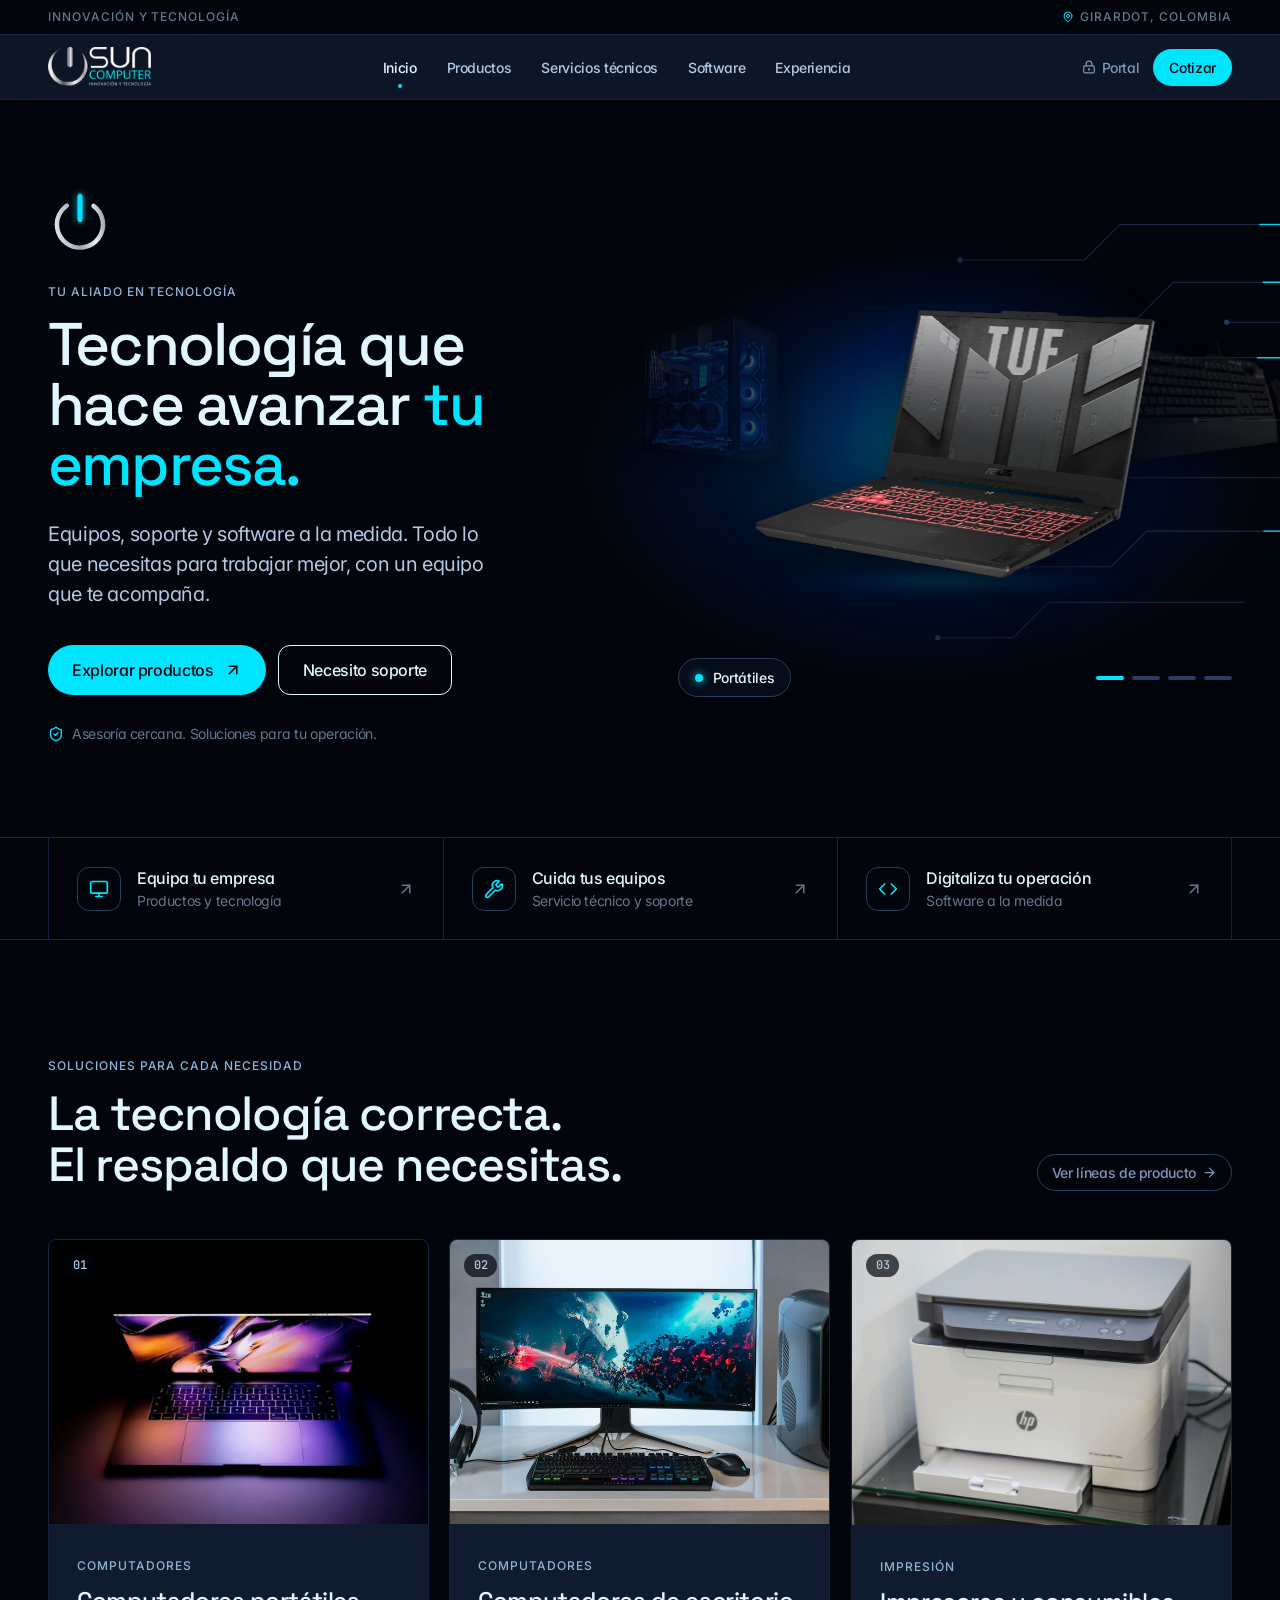
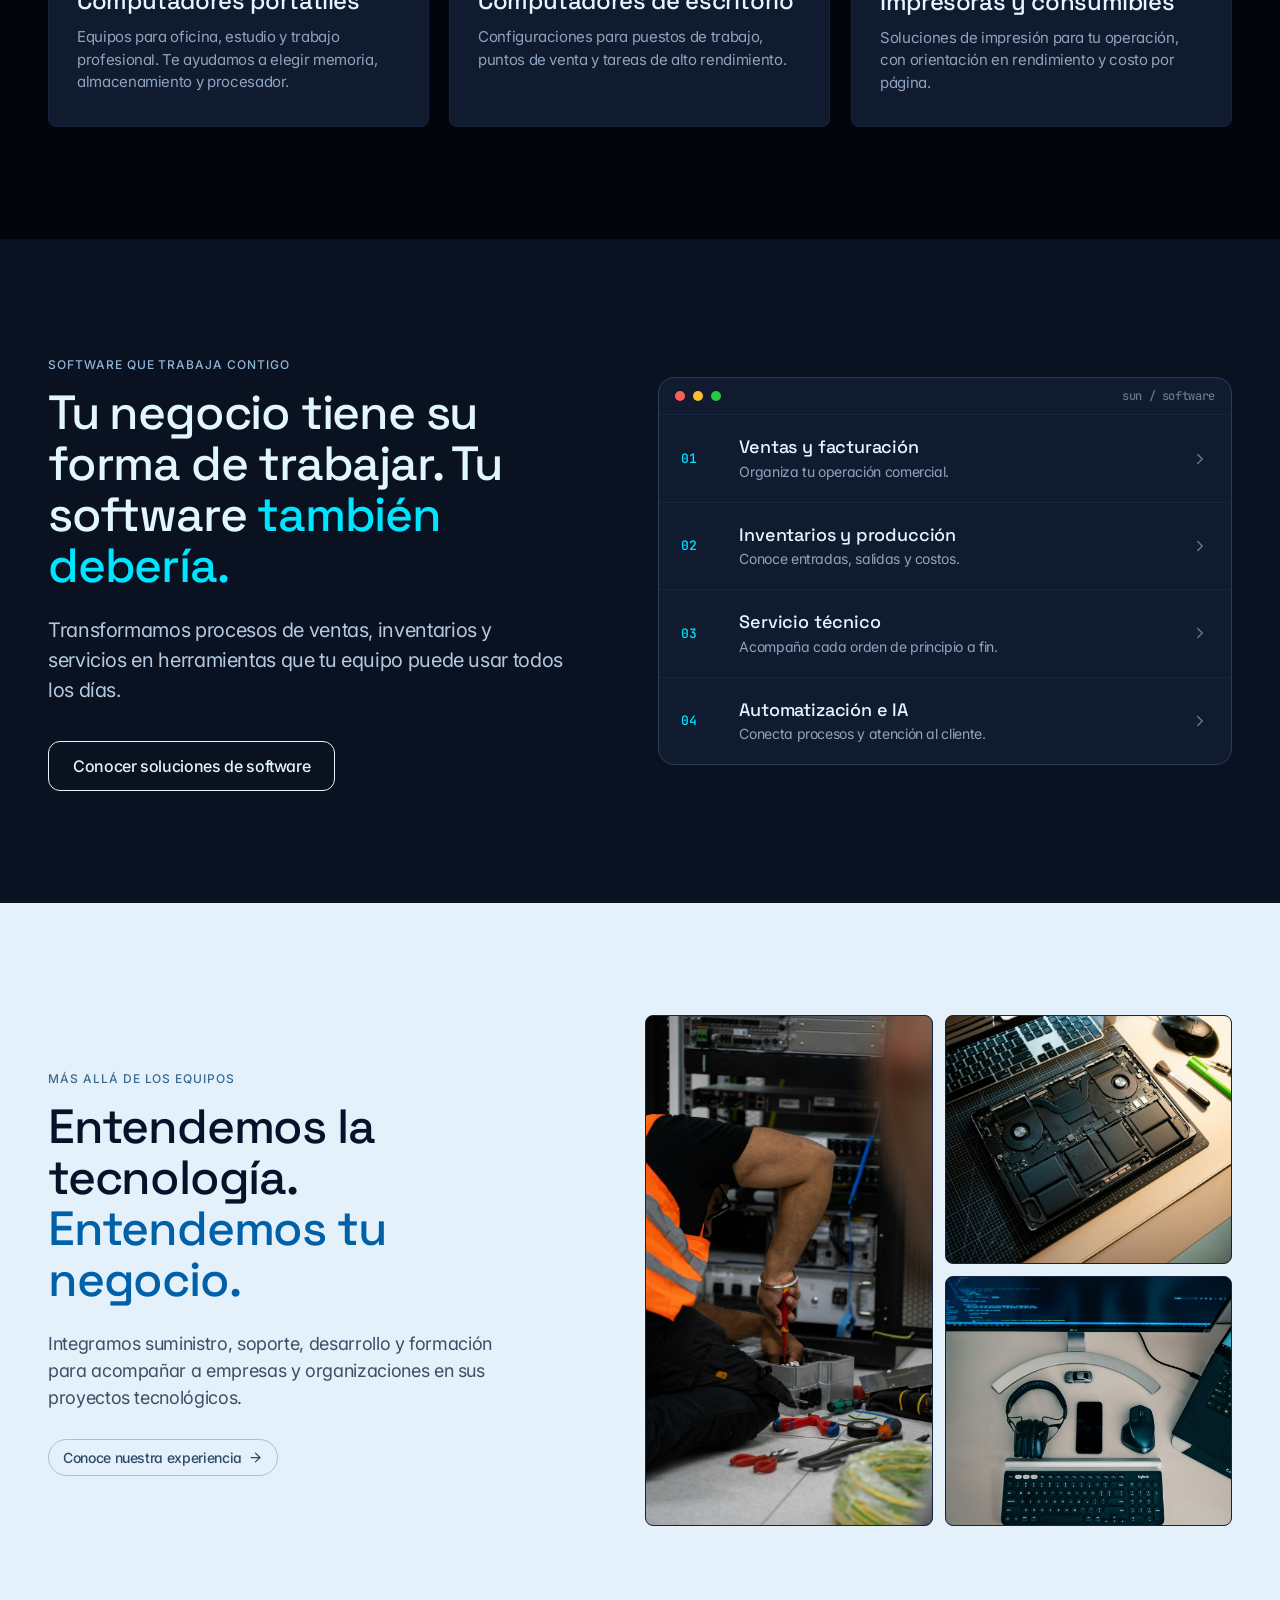
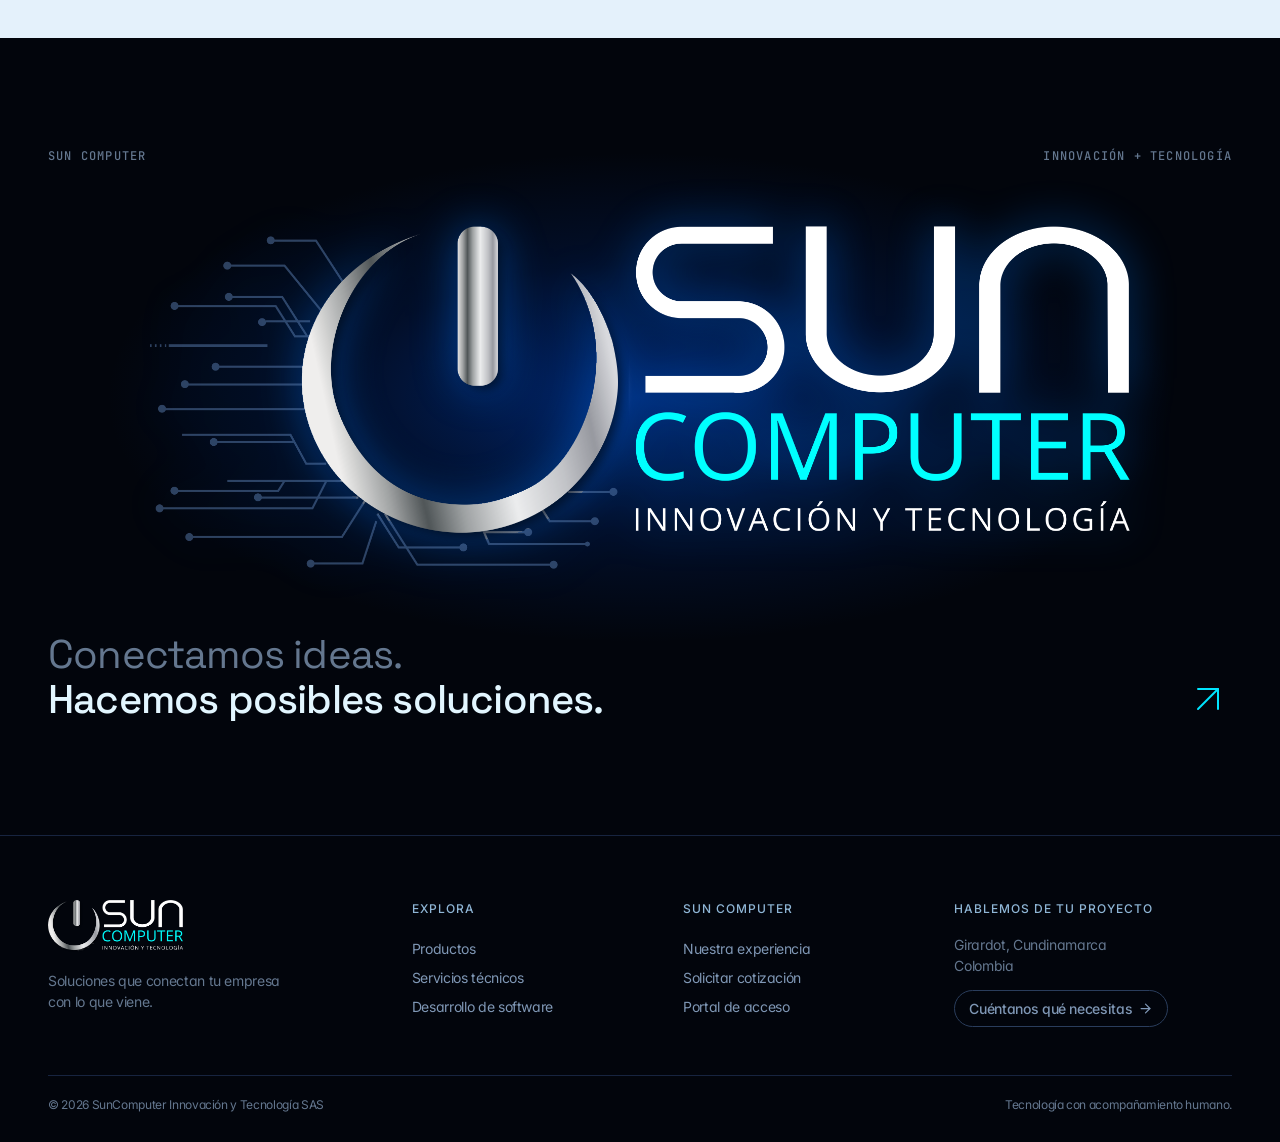
<file: index.html>
<!DOCTYPE html>
<html lang="es">
<head>
<meta charset="utf-8">
<meta name="viewport" content="width=device-width, initial-scale=1">
<meta name="theme-color" content="#02050c">
<title>Sun Computer | Innovación y Tecnología</title>
<meta name="description" content="Productos, soporte técnico y desarrollo de software. Sun Computer, Girardot, Colombia.">
<link rel="icon" href="sun-symbol.png">
<link rel="preconnect" href="https://fonts.googleapis.com">
<link rel="preconnect" href="https://fonts.gstatic.com" crossorigin>
<link href="https://fonts.googleapis.com/css2?family=Inter:wght@400;500&family=JetBrains+Mono:wght@500&family=Space+Grotesk:wght@400;500&display=swap" rel="stylesheet">
<link rel="stylesheet" href="assets/sun.css?v=11">
<script defer src="assets/site.js"></script>
<script defer src="assets/sun-motion.js?v=11"></script>
</head>
<body>
<a class="skip" href="#contenido">Saltar al contenido</a>

<div class="utility">
  <div class="wrap">
    <span>Innovación y tecnología</span>
    <span>
      <svg aria-hidden="true" viewBox="0 0 24 24" fill="none" stroke="currentColor" stroke-width="2" stroke-linecap="round" stroke-linejoin="round"><path d="M20 10c0 4.993-5.539 10.193-7.399 11.799a1 1 0 0 1-1.202 0C9.539 20.193 4 14.993 4 10a8 8 0 0 1 16 0"/><circle cx="12" cy="10" r="3"/></svg>
      Girardot, Colombia
    </span>
  </div>
</div>

<header class="header">
  <div class="wrap">
    <a class="logo" href="./" aria-label="Sun Computer, inicio">
      <img src="assets/img/logo/sun-logo-web.png" alt="Sun Computer — Innovación y Tecnología" width="520" height="201">
    </a>
    <nav class="nav" aria-label="Navegación principal">
      <a href="./" aria-current="page">Inicio</a>
      <a href="productos/">Productos</a>
      <a href="servicios/">Servicios técnicos</a>
      <a href="software/">Software</a>
      <a href="experiencia/">Experiencia</a>
    </nav>
    <div class="header-actions">
      <a class="portal-link" href="portal/" aria-label="Portal">
        <svg aria-hidden="true" viewBox="0 0 24 24" fill="none" stroke="currentColor" stroke-width="2" stroke-linecap="round" stroke-linejoin="round"><circle cx="12" cy="16" r="1"/><rect x="3" y="10" width="18" height="12" rx="2"/><path d="M7 10V7a5 5 0 0 1 10 0v3"/></svg>
        <span>Portal</span>
      </a>
      <a class="quote-link" href="cotizar/">Cotizar</a>
      <button class="mobile-menu" type="button" aria-label="Abrir menú" aria-expanded="false">
        <svg aria-hidden="true" viewBox="0 0 24 24" fill="none" stroke="currentColor" stroke-width="2" stroke-linecap="round"><path d="M4 8h16"/><path d="M4 16h16"/></svg>
      </button>
    </div>
  </div>
</header>

<main id="contenido">

  <!-- Hero -->
  <section class="hero hero-split">
    <!-- Fondo vivo: circuitos con pulsos de luz -->
    <svg class="circuits" viewBox="0 0 1440 720" fill="none" stroke="#1b2b48" preserveAspectRatio="xMidYMid slice" aria-hidden="true">
      <defs>
        <g id="cx">
          <path d="M0 140H180L220 180H360"/><path d="M0 205H120L160 245H300"/>
          <path d="M0 290H240L270 320H410"/><path d="M0 360H95"/>
          <path d="M0 425H200L240 385H335"/><path d="M0 485H150L190 525H285"/>
          <path d="M40 565H260L300 605H385"/><path d="M0 250H60"/>
        </g>
        <g id="cd" fill="#24395e" stroke="none">
          <circle cx="360" cy="180" r="3"/><circle cx="300" cy="245" r="3"/><circle cx="410" cy="320" r="3"/>
          <circle cx="95" cy="360" r="3"/><circle cx="335" cy="385" r="3"/><circle cx="285" cy="525" r="3"/>
          <circle cx="385" cy="605" r="3"/><circle cx="60" cy="250" r="3"/>
        </g>
      </defs>
      <g class="c-side"><use href="#cx" class="c-lines"/><use href="#cd" class="c-dots"/>
        <g class="c-pulses">
          <path pathLength="1000" style="--t:0s" d="M0 140H180L220 180H360"/><path pathLength="1000" style="--t:2.1s" d="M0 290H240L270 320H410"/>
          <path pathLength="1000" style="--t:4.3s" d="M0 425H200L240 385H335"/><path pathLength="1000" style="--t:1.2s" d="M40 565H260L300 605H385"/>
        </g>
      </g>
      <g class="c-side" transform="translate(1440 0) scale(-1 1)"><use href="#cx" class="c-lines"/><use href="#cd" class="c-dots"/>
        <g class="c-pulses">
          <path pathLength="1000" style="--t:3.2s" d="M0 205H120L160 245H300"/><path pathLength="1000" style="--t:0.7s" d="M0 485H150L190 525H285"/>
          <path pathLength="1000" style="--t:5.1s" d="M0 290H240L270 320H410"/><path pathLength="1000" style="--t:2.6s" d="M0 140H180L220 180H360"/>
        </g>
      </g>
    </svg>
    <div class="wrap hero-grid">
      <div class="hero-copy">
      <!-- Logo SUN animado: el anillo se dibuja y la línea se enciende -->
      <div class="power" aria-hidden="true">
        <svg viewBox="0 0 100 100" width="84" height="84" fill="none">
          <defs>
            <linearGradient id="metal" x1="0" y1="0" x2="1" y2="1">
              <stop offset="0" stop-color="#f4f7fb"/><stop offset=".45" stop-color="#9aa6b6"/>
              <stop offset=".7" stop-color="#e8edf3"/><stop offset="1" stop-color="#6d7a8c"/>
            </linearGradient>
          </defs>
          <circle class="p-ring" cx="50" cy="54" r="36" pathLength="100" transform="rotate(-54 50 54)"/>
          <line class="p-bar" x1="50" y1="10" x2="50" y2="46" pathLength="100"/>
        </svg>
      </div>
      <span class="kicker reveal" style="--d:1">Tu aliado en tecnología</span>
      <h1 class="display reveal" style="--d:2">Tecnología que hace avanzar <span class="led">tu empresa.</span></h1>
      <p class="lead reveal" style="--d:3">Equipos, soporte y software a la medida. Todo lo que necesitas para trabajar mejor, con un equipo que te acompaña.</p>
      <div class="hero-actions reveal" style="--d:4">
        <a class="btn btn-led" href="productos/">Explorar productos
          <svg aria-hidden="true" viewBox="0 0 24 24" fill="none" stroke="currentColor" stroke-width="2" stroke-linecap="round" stroke-linejoin="round"><path d="M7 7h10v10"/><path d="M7 17 17 7"/></svg>
        </a>
        <a class="btn btn-ghost" href="servicios/">Necesito soporte</a>
      </div>
      <p class="hero-note reveal" style="--d:5">
        <svg aria-hidden="true" viewBox="0 0 24 24" fill="none" stroke="currentColor" stroke-width="2" stroke-linecap="round" stroke-linejoin="round"><path d="M20 13c0 5-3.5 7.5-7.66 8.95a1 1 0 0 1-.67-.01C7.5 20.5 4 18 4 13V6a1 1 0 0 1 1-1c2 0 4.5-1.2 6.24-2.72a1.17 1.17 0 0 1 1.52 0C14.51 3.81 17 5 19 5a1 1 0 0 1 1 1z"/><path d="m9 12 2 2 4-4"/></svg>
        Asesoría cercana. Soluciones para tu operación.
      </p>
      </div>

      <!-- Vitrina giratoria de equipos (fotos temporales sin fondo) -->
      <div class="showcase reveal" style="--d:3" aria-roledescription="carrusel" aria-label="Equipos que ofrecemos">
        <div class="spot" aria-hidden="true"></div>
        <figure class="item" data-pos="center" data-label="Portátiles">
          <img src="assets/img/hero/asus-tuf.webp" alt="Portátil ASUS TUF Gaming A15" width="720" height="484">
        </figure>
        <figure class="item" data-pos="right" data-label="Accesorios">
          <img src="assets/img/hero/gamer-teclado-mouse.webp" alt="Combo gamer de teclado y mouse ASUS TUF Gaming" width="710" height="449">
        </figure>
        <figure class="item" data-pos="back" data-label="Impresoras">
          <img src="assets/img/hero/epson-ecotank.webp" alt="Impresora multifuncional Epson EcoTank L3250" width="515" height="307">
        </figure>
        <figure class="item" data-pos="left" data-label="Computadores de escritorio">
          <img src="assets/img/hero/pc.webp" alt="Computador de escritorio" width="900" height="894">
        </figure>
        <div class="floor" aria-hidden="true"></div>
        <div class="showcase-bar">
          <a class="showcase-label" href="productos/"><i aria-hidden="true"></i><span aria-live="polite">Portátiles</span></a>
          <div class="showcase-dots" role="group" aria-label="Elegir equipo">
            <button type="button" aria-label="Portátiles" aria-pressed="true"></button>
            <button type="button" aria-label="Accesorios" aria-pressed="false"></button>
            <button type="button" aria-label="Impresoras" aria-pressed="false"></button>
            <button type="button" aria-label="Computadores de escritorio" aria-pressed="false"></button>
          </div>
        </div>
      </div>
    </div>
  </section>

  <!-- Tres caminos -->
  <section class="paths" aria-label="Accesos rápidos">
    <div class="wrap paths-grid">
      <a class="path glow reveal" style="--d:0" href="productos/">
        <span class="ico"><svg aria-hidden="true" viewBox="0 0 24 24" fill="none" stroke="currentColor" stroke-width="2" stroke-linecap="round" stroke-linejoin="round"><rect x="2" y="3" width="20" height="14" rx="2"/><line x1="8" x2="16" y1="21" y2="21"/><line x1="12" x2="12" y1="17" y2="21"/></svg></span>
        <span><b>Equipa tu empresa</b><small>Productos y tecnología</small></span>
        <svg class="go" aria-hidden="true" viewBox="0 0 24 24" fill="none" stroke="currentColor" stroke-width="2" stroke-linecap="round" stroke-linejoin="round"><path d="M7 7h10v10"/><path d="M7 17 17 7"/></svg>
      </a>
      <a class="path glow reveal" style="--d:1" href="servicios/">
        <span class="ico"><svg aria-hidden="true" viewBox="0 0 24 24" fill="none" stroke="currentColor" stroke-width="2" stroke-linecap="round" stroke-linejoin="round"><path d="M14.7 6.3a1 1 0 0 0 0 1.4l1.6 1.6a1 1 0 0 0 1.4 0l3.106-3.105c.32-.322.863-.22.983.218a6 6 0 0 1-8.259 7.057l-7.91 7.91a1 1 0 0 1-2.999-3l7.91-7.91a6 6 0 0 1 7.057-8.259c.438.12.54.662.219.984z"/></svg></span>
        <span><b>Cuida tus equipos</b><small>Servicio técnico y soporte</small></span>
        <svg class="go" aria-hidden="true" viewBox="0 0 24 24" fill="none" stroke="currentColor" stroke-width="2" stroke-linecap="round" stroke-linejoin="round"><path d="M7 7h10v10"/><path d="M7 17 17 7"/></svg>
      </a>
      <a class="path glow reveal" style="--d:2" href="software/">
        <span class="ico"><svg aria-hidden="true" viewBox="0 0 24 24" fill="none" stroke="currentColor" stroke-width="2" stroke-linecap="round" stroke-linejoin="round"><polyline points="16 18 22 12 16 6"/><polyline points="8 6 2 12 8 18"/></svg></span>
        <span><b>Digitaliza tu operación</b><small>Software a la medida</small></span>
        <svg class="go" aria-hidden="true" viewBox="0 0 24 24" fill="none" stroke="currentColor" stroke-width="2" stroke-linecap="round" stroke-linejoin="round"><path d="M7 7h10v10"/><path d="M7 17 17 7"/></svg>
      </a>
    </div>
  </section>

  <!-- Soluciones -->
  <section class="band">
    <div class="wrap">
      <div class="band-head reveal">
        <div>
          <span class="kicker">Soluciones para cada necesidad</span>
          <h2 class="h2">La tecnología correcta.<br>El respaldo que necesitas.</h2>
        </div>
        <a class="chip" href="productos/">Ver líneas de producto
          <svg aria-hidden="true" viewBox="0 0 24 24" fill="none" stroke="currentColor" stroke-width="2" stroke-linecap="round" stroke-linejoin="round"><path d="M5 12h14"/><path d="m12 5 7 7-7 7"/></svg>
        </a>
      </div>
      <div class="cards">
        <a class="card glow tilt reveal" style="--d:0" href="productos/">
          <div class="card-visual"><span class="num">01</span><img src="assets/img/portatiles.jpg?v=2" alt="Computador portátil abierto con luz violeta" loading="lazy" width="1000" height="1250"></div>
          <div class="card-body">
            <small>Computadores</small>
            <h3 class="h3">Computadores portátiles</h3>
            <p>Equipos para oficina, estudio y trabajo profesional. Te ayudamos a elegir memoria, almacenamiento y procesador.</p>
          </div>
        </a>
        <a class="card glow tilt reveal" style="--d:1" href="productos/">
          <div class="card-visual"><span class="num">02</span><img src="assets/img/escritorio.jpg?v=2" alt="Computador de escritorio con monitor curvo, torre, teclado y mouse" loading="lazy" width="1000" height="562"></div>
          <div class="card-body">
            <small>Computadores</small>
            <h3 class="h3">Computadores de escritorio</h3>
            <p>Configuraciones para puestos de trabajo, puntos de venta y tareas de alto rendimiento.</p>
          </div>
        </a>
        <a class="card glow tilt reveal" style="--d:2" href="productos/">
          <div class="card-visual"><span class="num">03</span><img src="assets/img/impresoras.jpg?v=2" alt="Impresora multifuncional láser blanca" loading="lazy" width="1000" height="667"></div>
          <div class="card-body">
            <small>Impresión</small>
            <h3 class="h3">Impresoras y consumibles</h3>
            <p>Soluciones de impresión para tu operación, con orientación en rendimiento y costo por página.</p>
          </div>
        </a>
      </div>
    </div>
  </section>

  <!-- Software -->
  <section class="band ground">
    <div class="wrap soft-grid">
      <div>
        <span class="kicker reveal">Software que trabaja contigo</span>
        <h2 class="h2 reveal" style="--d:1">Tu negocio tiene su forma de trabajar. Tu software <span class="led">también debería.</span></h2>
        <p class="lead reveal" style="--d:2">Transformamos procesos de ventas, inventarios y servicios en herramientas que tu equipo puede usar todos los días.</p>
        <a class="btn btn-ground" href="software/">Conocer soluciones de software</a>
      </div>
      <div class="window glow reveal">
        <div class="window-bar" aria-hidden="true"><i></i><i></i><i></i><span>sun / software</span></div>
        <div class="caps">
          <a class="cap" href="software/"><span class="n">01</span><div><h3>Ventas y facturación</h3><p>Organiza tu operación comercial.</p></div><svg aria-hidden="true" viewBox="0 0 24 24" fill="none" stroke="currentColor" stroke-width="2" stroke-linecap="round" stroke-linejoin="round"><path d="m9 18 6-6-6-6"/></svg></a>
          <a class="cap" href="software/"><span class="n">02</span><div><h3>Inventarios y producción</h3><p>Conoce entradas, salidas y costos.</p></div><svg aria-hidden="true" viewBox="0 0 24 24" fill="none" stroke="currentColor" stroke-width="2" stroke-linecap="round" stroke-linejoin="round"><path d="m9 18 6-6-6-6"/></svg></a>
          <a class="cap" href="software/"><span class="n">03</span><div><h3>Servicio técnico</h3><p>Acompaña cada orden de principio a fin.</p></div><svg aria-hidden="true" viewBox="0 0 24 24" fill="none" stroke="currentColor" stroke-width="2" stroke-linecap="round" stroke-linejoin="round"><path d="m9 18 6-6-6-6"/></svg></a>
          <a class="cap" href="software/"><span class="n">04</span><div><h3>Automatización e IA</h3><p>Conecta procesos y atención al cliente.</p></div><svg aria-hidden="true" viewBox="0 0 24 24" fill="none" stroke="currentColor" stroke-width="2" stroke-linecap="round" stroke-linejoin="round"><path d="m9 18 6-6-6-6"/></svg></a>
        </div>
      </div>
    </div>
  </section>

  <!-- Experiencia (banda clara de respiro) -->
  <section class="band frost">
    <div class="wrap exp-grid">
      <div>
        <span class="kicker reveal">Más allá de los equipos</span>
        <h2 class="h2 reveal" style="--d:1">Entendemos la tecnología.<br><span class="led">Entendemos tu negocio.</span></h2>
        <p>Integramos suministro, soporte, desarrollo y formación para acompañar a empresas y organizaciones en sus proyectos tecnológicos.</p>
        <a class="chip" href="experiencia/">Conoce nuestra experiencia
          <svg aria-hidden="true" viewBox="0 0 24 24" fill="none" stroke="currentColor" stroke-width="2" stroke-linecap="round" stroke-linejoin="round"><path d="M5 12h14"/><path d="m12 5 7 7-7 7"/></svg>
        </a>
      </div>
      <div class="mosaic reveal">
        <figure><img src="assets/img/tecnico-redes.jpg" alt="Técnico trabajando en equipos de red" loading="lazy"></figure>
        <figure><img src="assets/img/servicio-tecnico.jpg" alt="Portátil abierto durante una reparación" loading="lazy"></figure>
        <figure><img src="assets/img/accesorios.jpg" alt="Accesorios tecnológicos: teclado, mouse, audífonos y celular" loading="lazy"></figure>
      </div>
    </div>
  </section>

  <!-- Marca -->
  <section class="band brand-band" aria-label="Identidad Sun Computer">
    <div class="wrap">
      <div class="brand-caption"><span>SUN COMPUTER</span><span>INNOVACIÓN + TECNOLOGÍA</span></div>
      <div class="brand-art reveal">
        <img src="assets/img/logo/sun-logo-blanco.png" alt="Identidad de Sun Computer: un sol tecnológico con conexiones electrónicas" width="1937" height="679" loading="lazy">
      </div>
      <div class="brand-bottom reveal">
        <p>Conectamos ideas.<br><b>Hacemos posibles soluciones.</b></p>
        <svg aria-hidden="true" viewBox="0 0 24 24" fill="none" stroke="currentColor" stroke-width="1" stroke-linecap="round" stroke-linejoin="round"><path d="M7 7h10v10"/><path d="M7 17 17 7"/></svg>
      </div>
    </div>
  </section>

</main>

<footer>
  <div class="wrap">
    <div class="footer-main">
      <div>
        <img src="assets/img/logo/sun-logo-web.png" alt="Sun Computer" width="520" height="201" loading="lazy">
        <p>Soluciones que conectan tu empresa<br>con lo que viene.</p>
      </div>
      <div>
        <b>Explora</b>
        <a href="productos/">Productos</a>
        <a href="servicios/">Servicios técnicos</a>
        <a href="software/">Desarrollo de software</a>
      </div>
      <div>
        <b>Sun Computer</b>
        <a href="experiencia/">Nuestra experiencia</a>
        <a href="cotizar/">Solicitar cotización</a>
        <a href="portal/">Portal de acceso</a>
      </div>
      <div>
        <b>Hablemos de tu proyecto</b>
        <p>Girardot, Cundinamarca<br>Colombia</p>
        <a class="chip" href="cotizar/">Cuéntanos qué necesitas
          <svg aria-hidden="true" viewBox="0 0 24 24" fill="none" stroke="currentColor" stroke-width="2" stroke-linecap="round" stroke-linejoin="round"><path d="M5 12h14"/><path d="m12 5 7 7-7 7"/></svg>
        </a>
      </div>
    </div>
    <div class="footer-bottom">
      <span>© 2026 SunComputer Innovación y Tecnología SAS</span>
      <span>Tecnología con acompañamiento humano.</span>
    </div>
  </div>
</footer>

</body>
</html>
</file>
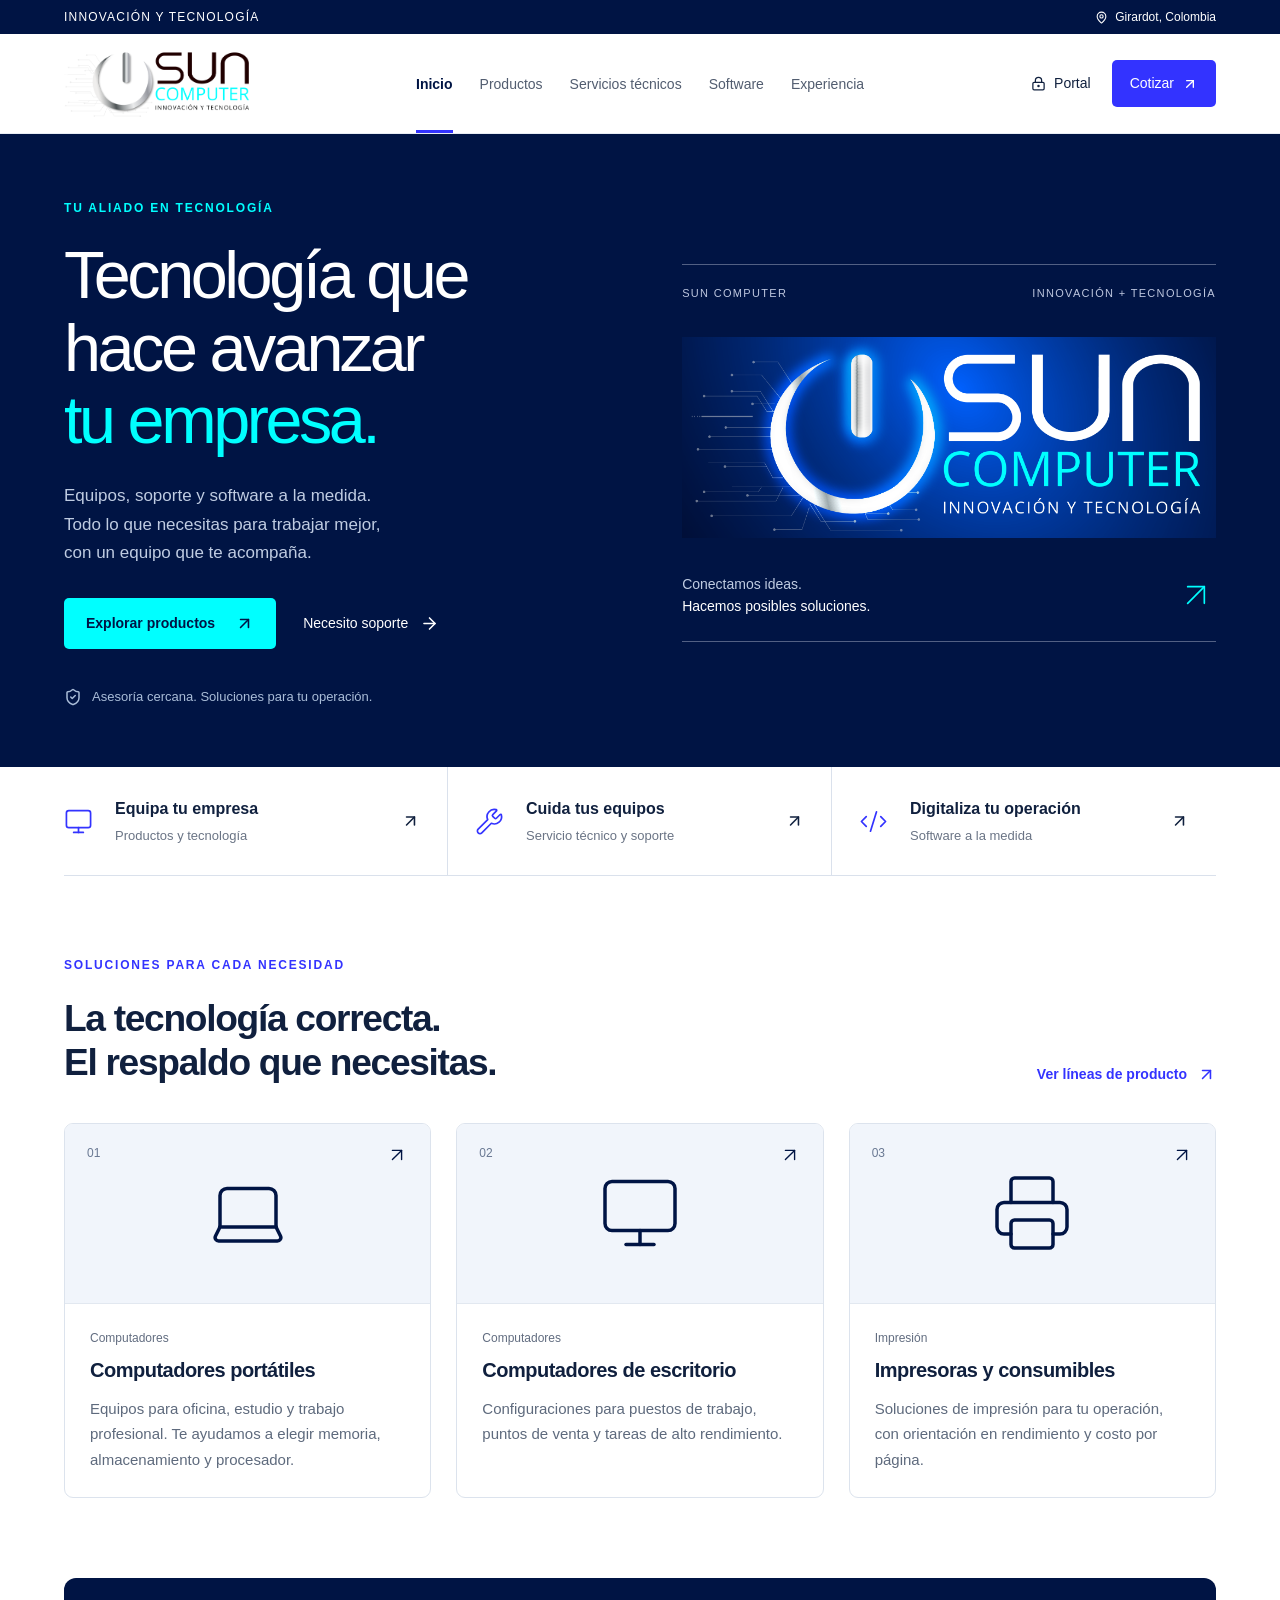
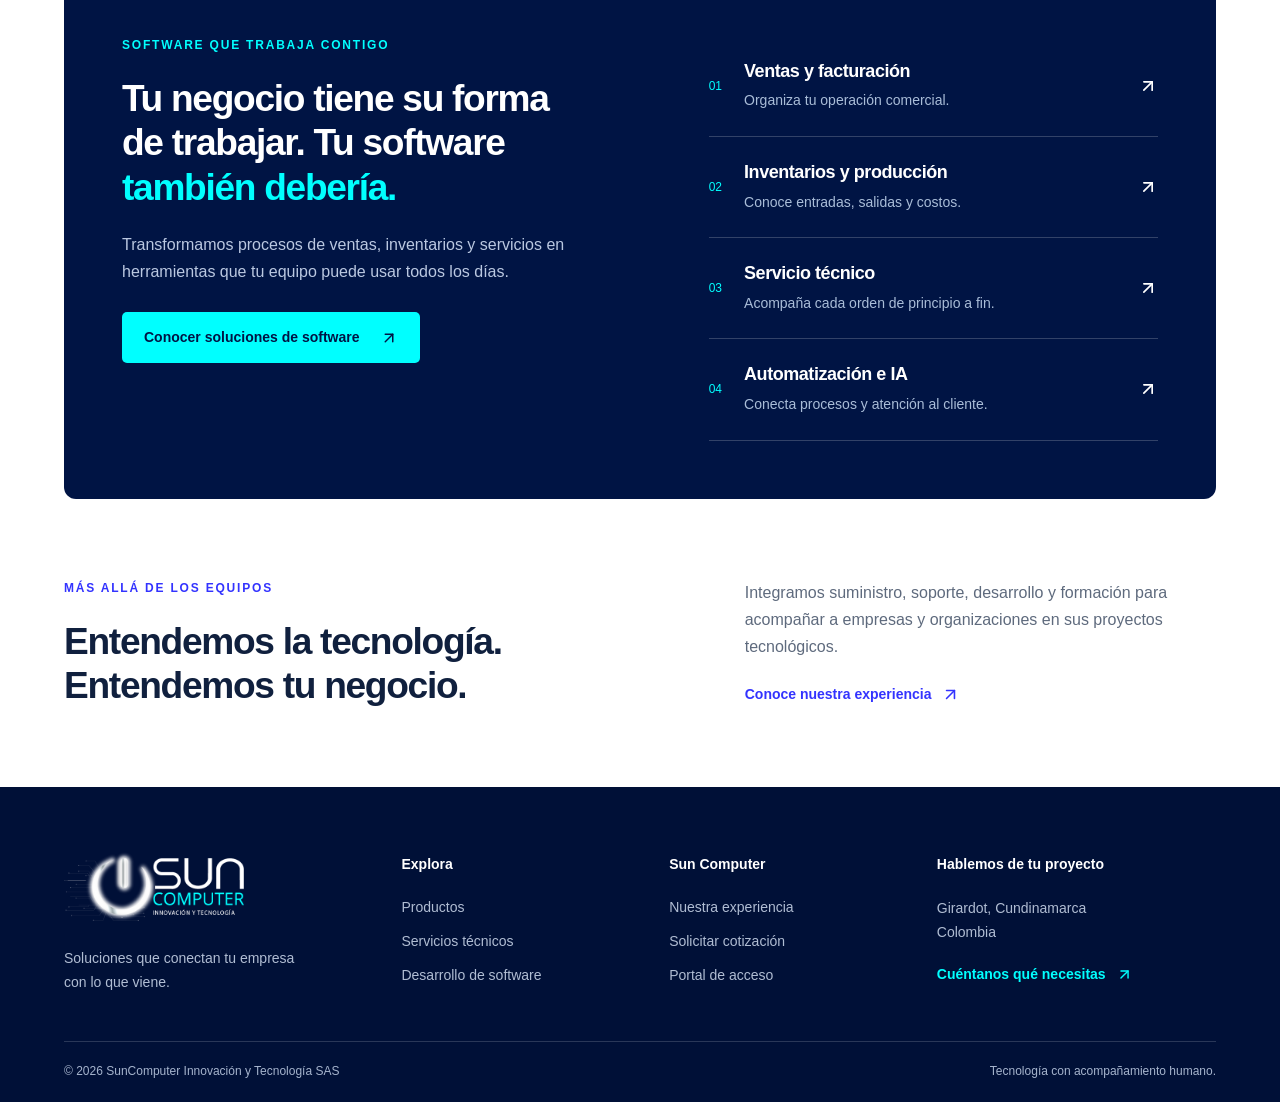
<file: _original/index.html>
<!DOCTYPE html>
<html lang="es"><head><meta charset="utf-8"/><meta content="width=device-width, initial-scale=1" name="viewport"/><link as="image" href="../sun-logo.png" rel="preload"/><link as="image" href="../sun-brand.png" rel="preload"/><link as="image" href="../sun-logo-light.png" rel="preload"/><title>Sun Computer | Innovación y Tecnología</title><meta content="Productos, soporte técnico y desarrollo de software. Sun Computer, Girardot, Colombia." name="description"/><link href="../sun-symbol.png" rel="icon"/><link href="../assets/site.css" rel="stylesheet"/><script defer="" src="../assets/site.js"></script></head><body><div class="topline"><span>INNOVACIÓN Y TECNOLOGÍA</span><span><svg aria-hidden="true" class="lucide lucide-map-pin" fill="none" height="13" stroke="currentColor" stroke-linecap="round" stroke-linejoin="round" stroke-width="2" viewbox="0 0 24 24" width="13" xmlns="http://www.w3.org/2000/svg"><path d="M20 10c0 4.993-5.539 10.193-7.399 11.799a1 1 0 0 1-1.202 0C9.539 20.193 4 14.993 4 10a8 8 0 0 1 16 0"></path><circle cx="12" cy="10" r="3"></circle></svg> Girardot, Colombia</span></div><header class="header"><a aria-label="Sun Computer, inicio" class="logo" href="../"><img alt="Sun Computer — Innovación y Tecnología" height="704" src="../sun-logo.png" width="1937"/></a><nav aria-label="Navegación principal" class="nav"><a aria-current="page" href="../">Inicio</a><a href="../productos/">Productos</a><a href="../servicios/">Servicios técnicos</a><a href="../software/">Software</a><a href="../experiencia/">Experiencia</a></nav><div class="header-actions"><a class="portal-link" href="../portal/"><svg aria-hidden="true" class="lucide lucide-lock-keyhole" fill="none" height="15" stroke="currentColor" stroke-linecap="round" stroke-linejoin="round" stroke-width="2" viewbox="0 0 24 24" width="15" xmlns="http://www.w3.org/2000/svg"><circle cx="12" cy="16" r="1"></circle><rect height="12" rx="2" width="18" x="3" y="10"></rect><path d="M7 10V7a5 5 0 0 1 10 0v3"></path></svg> Portal</a><a class="quote-link" href="../cotizar/">Cotizar <svg aria-hidden="true" class="lucide lucide-arrow-up-right" fill="none" height="16" stroke="currentColor" stroke-linecap="round" stroke-linejoin="round" stroke-width="2" viewbox="0 0 24 24" width="16" xmlns="http://www.w3.org/2000/svg"><path d="M7 7h10v10"></path><path d="M7 17 17 7"></path></svg></a><button aria-expanded="false" aria-label="Abrir menú" class="mobile-menu" type="button"><svg aria-hidden="true" class="lucide lucide-menu" fill="none" height="24" stroke="currentColor" stroke-linecap="round" stroke-linejoin="round" stroke-width="2" viewbox="0 0 24 24" width="24" xmlns="http://www.w3.org/2000/svg"><path d="M4 5h16"></path><path d="M4 12h16"></path><path d="M4 19h16"></path></svg></button></div></header><main id="contenido"><section class="hero"><div class="hero-copy"><span class="eyebrow">TU ALIADO EN TECNOLOGÍA</span><h1>Tecnología que<br/>hace avanzar<br/><em>tu empresa.</em></h1><p>Equipos, soporte y software a la medida.<br/>Todo lo que necesitas para trabajar mejor,<br class="desktop-break"/> con un equipo que te acompaña.</p><div class="hero-actions"><a class="button cyan" href="../productos/">Explorar productos <svg aria-hidden="true" class="lucide lucide-arrow-up-right" fill="none" height="19" stroke="currentColor" stroke-linecap="round" stroke-linejoin="round" stroke-width="2" viewbox="0 0 24 24" width="19" xmlns="http://www.w3.org/2000/svg"><path d="M7 7h10v10"></path><path d="M7 17 17 7"></path></svg></a><a class="hero-secondary" href="../servicios/">Necesito soporte <svg aria-hidden="true" class="lucide lucide-arrow-right" fill="none" height="19" stroke="currentColor" stroke-linecap="round" stroke-linejoin="round" stroke-width="2" viewbox="0 0 24 24" width="19" xmlns="http://www.w3.org/2000/svg"><path d="M5 12h14"></path><path d="m12 5 7 7-7 7"></path></svg></a></div><div class="hero-note"><svg aria-hidden="true" class="lucide lucide-shield-check" fill="none" height="18" stroke="currentColor" stroke-linecap="round" stroke-linejoin="round" stroke-width="2" viewbox="0 0 24 24" width="18" xmlns="http://www.w3.org/2000/svg"><path d="M20 13c0 5-3.5 7.5-7.66 8.95a1 1 0 0 1-.67-.01C7.5 20.5 4 18 4 13V6a1 1 0 0 1 1-1c2 0 4.5-1.2 6.24-2.72a1.17 1.17 0 0 1 1.52 0C14.51 3.81 17 5 19 5a1 1 0 0 1 1 1z"></path><path d="m9 12 2 2 4-4"></path></svg><span>Asesoría cercana. Soluciones para tu operación.</span></div></div><div class="hero-brand"><div class="brand-caption"><span>SUN COMPUTER</span><span>INNOVACIÓN + TECNOLOGÍA</span></div><img alt="Identidad de Sun Computer: un sol tecnológico con conexiones electrónicas" class="hero-logo" height="557" src="../sun-brand.png" width="1476"/><div class="brand-bottom"><span>Conectamos ideas.<br/><b>Hacemos posibles soluciones.</b></span><svg aria-hidden="true" class="lucide lucide-arrow-up-right" fill="none" height="40" stroke="currentColor" stroke-linecap="round" stroke-linejoin="round" stroke-width="1" viewbox="0 0 24 24" width="40" xmlns="http://www.w3.org/2000/svg"><path d="M7 7h10v10"></path><path d="M7 17 17 7"></path></svg></div></div></section><div class="path-strip"><a href="../productos/"><svg aria-hidden="true" class="lucide lucide-monitor" fill="none" height="24" stroke="currentColor" stroke-linecap="round" stroke-linejoin="round" stroke-width="2" viewbox="0 0 24 24" width="24" xmlns="http://www.w3.org/2000/svg"><rect height="14" rx="2" width="20" x="2" y="3"></rect><line x1="8" x2="16" y1="21" y2="21"></line><line x1="12" x2="12" y1="17" y2="21"></line></svg><span><b>Equipa tu empresa</b><small>Productos y tecnología</small></span><svg aria-hidden="true" class="lucide lucide-arrow-up-right" fill="none" height="24" stroke="currentColor" stroke-linecap="round" stroke-linejoin="round" stroke-width="2" viewbox="0 0 24 24" width="24" xmlns="http://www.w3.org/2000/svg"><path d="M7 7h10v10"></path><path d="M7 17 17 7"></path></svg></a><a href="../servicios/"><svg aria-hidden="true" class="lucide lucide-wrench" fill="none" height="24" stroke="currentColor" stroke-linecap="round" stroke-linejoin="round" stroke-width="2" viewbox="0 0 24 24" width="24" xmlns="http://www.w3.org/2000/svg"><path d="M14.7 6.3a1 1 0 0 0 0 1.4l1.6 1.6a1 1 0 0 0 1.4 0l3.106-3.105c.32-.322.863-.22.983.218a6 6 0 0 1-8.259 7.057l-7.91 7.91a1 1 0 0 1-2.999-3l7.91-7.91a6 6 0 0 1 7.057-8.259c.438.12.54.662.219.984z"></path></svg><span><b>Cuida tus equipos</b><small>Servicio técnico y soporte</small></span><svg aria-hidden="true" class="lucide lucide-arrow-up-right" fill="none" height="24" stroke="currentColor" stroke-linecap="round" stroke-linejoin="round" stroke-width="2" viewbox="0 0 24 24" width="24" xmlns="http://www.w3.org/2000/svg"><path d="M7 7h10v10"></path><path d="M7 17 17 7"></path></svg></a><a href="../software/"><svg aria-hidden="true" class="lucide lucide-code-xml" fill="none" height="24" stroke="currentColor" stroke-linecap="round" stroke-linejoin="round" stroke-width="2" viewbox="0 0 24 24" width="24" xmlns="http://www.w3.org/2000/svg"><path d="m18 16 4-4-4-4"></path><path d="m6 8-4 4 4 4"></path><path d="m14.5 4-5 16"></path></svg><span><b>Digitaliza tu operación</b><small>Software a la medida</small></span><svg aria-hidden="true" class="lucide lucide-arrow-up-right" fill="none" height="24" stroke="currentColor" stroke-linecap="round" stroke-linejoin="round" stroke-width="2" viewbox="0 0 24 24" width="24" xmlns="http://www.w3.org/2000/svg"><path d="M7 7h10v10"></path><path d="M7 17 17 7"></path></svg></a></div><section class="section"><div class="section-heading"><div><span class="eyebrow">SOLUCIONES PARA CADA NECESIDAD</span><h2>La tecnología correcta.<br/>El respaldo que necesitas.</h2></div><a class="text-link" href="../productos/">Ver líneas de producto <svg aria-hidden="true" class="lucide lucide-arrow-up-right" fill="none" height="19" stroke="currentColor" stroke-linecap="round" stroke-linejoin="round" stroke-width="2" viewbox="0 0 24 24" width="19" xmlns="http://www.w3.org/2000/svg"><path d="M7 7h10v10"></path><path d="M7 17 17 7"></path></svg></a></div><div class="product-grid home-products"><a class="product-card" href="../productos/"><div class="product-visual"><span>01</span><svg aria-hidden="true" class="lucide lucide-laptop" fill="none" height="24" stroke="currentColor" stroke-linecap="round" stroke-linejoin="round" stroke-width="1.45" viewbox="0 0 24 24" width="24" xmlns="http://www.w3.org/2000/svg"><path d="M18 5a2 2 0 0 1 2 2v8.526a2 2 0 0 0 .212.897l1.068 2.127a1 1 0 0 1-.9 1.45H3.62a1 1 0 0 1-.9-1.45l1.068-2.127A2 2 0 0 0 4 15.526V7a2 2 0 0 1 2-2z"></path><path d="M20.054 15.987H3.946"></path></svg><svg aria-hidden="true" class="lucide lucide-arrow-up-right" fill="none" height="21" stroke="currentColor" stroke-linecap="round" stroke-linejoin="round" stroke-width="2" viewbox="0 0 24 24" width="21" xmlns="http://www.w3.org/2000/svg"><path d="M7 7h10v10"></path><path d="M7 17 17 7"></path></svg></div><div class="card-body"><small>Computadores</small><h3>Computadores portátiles</h3><p>Equipos para oficina, estudio y trabajo profesional. Te ayudamos a elegir memoria, almacenamiento y procesador.</p></div></a><a class="product-card" href="../productos/"><div class="product-visual"><span>02</span><svg aria-hidden="true" class="lucide lucide-monitor" fill="none" height="24" stroke="currentColor" stroke-linecap="round" stroke-linejoin="round" stroke-width="1.45" viewbox="0 0 24 24" width="24" xmlns="http://www.w3.org/2000/svg"><rect height="14" rx="2" width="20" x="2" y="3"></rect><line x1="8" x2="16" y1="21" y2="21"></line><line x1="12" x2="12" y1="17" y2="21"></line></svg><svg aria-hidden="true" class="lucide lucide-arrow-up-right" fill="none" height="21" stroke="currentColor" stroke-linecap="round" stroke-linejoin="round" stroke-width="2" viewbox="0 0 24 24" width="21" xmlns="http://www.w3.org/2000/svg"><path d="M7 7h10v10"></path><path d="M7 17 17 7"></path></svg></div><div class="card-body"><small>Computadores</small><h3>Computadores de escritorio</h3><p>Configuraciones para puestos de trabajo, puntos de venta y tareas de alto rendimiento.</p></div></a><a class="product-card" href="../productos/"><div class="product-visual"><span>03</span><svg aria-hidden="true" class="lucide lucide-printer" fill="none" height="24" stroke="currentColor" stroke-linecap="round" stroke-linejoin="round" stroke-width="1.45" viewbox="0 0 24 24" width="24" xmlns="http://www.w3.org/2000/svg"><path d="M6 18H4a2 2 0 0 1-2-2v-5a2 2 0 0 1 2-2h16a2 2 0 0 1 2 2v5a2 2 0 0 1-2 2h-2"></path><path d="M6 9V3a1 1 0 0 1 1-1h10a1 1 0 0 1 1 1v6"></path><rect height="8" rx="1" width="12" x="6" y="14"></rect></svg><svg aria-hidden="true" class="lucide lucide-arrow-up-right" fill="none" height="21" stroke="currentColor" stroke-linecap="round" stroke-linejoin="round" stroke-width="2" viewbox="0 0 24 24" width="21" xmlns="http://www.w3.org/2000/svg"><path d="M7 7h10v10"></path><path d="M7 17 17 7"></path></svg></div><div class="card-body"><small>Impresión</small><h3>Impresoras y consumibles</h3><p>Soluciones de impresión para tu operación, con orientación en rendimiento y costo por página.</p></div></a></div></section><section class="software-band"><div><span class="eyebrow">SOFTWARE QUE TRABAJA CONTIGO</span><h2>Tu negocio tiene su forma<br/>de trabajar. Tu software<br/><em>también debería.</em></h2><p>Transformamos procesos de ventas, inventarios y servicios en herramientas que tu equipo puede usar todos los días.</p><a class="button cyan" href="../software/">Conocer soluciones de software <svg aria-hidden="true" class="lucide lucide-arrow-up-right" fill="none" height="18" stroke="currentColor" stroke-linecap="round" stroke-linejoin="round" stroke-width="2" viewbox="0 0 24 24" width="18" xmlns="http://www.w3.org/2000/svg"><path d="M7 7h10v10"></path><path d="M7 17 17 7"></path></svg></a></div><div class="capability-list"><a href="../software/"><span>01</span><div><h3>Ventas y facturación</h3><p>Organiza tu operación comercial.</p></div><svg aria-hidden="true" class="lucide lucide-arrow-up-right" fill="none" height="20" stroke="currentColor" stroke-linecap="round" stroke-linejoin="round" stroke-width="2" viewbox="0 0 24 24" width="20" xmlns="http://www.w3.org/2000/svg"><path d="M7 7h10v10"></path><path d="M7 17 17 7"></path></svg></a><a href="../software/"><span>02</span><div><h3>Inventarios y producción</h3><p>Conoce entradas, salidas y costos.</p></div><svg aria-hidden="true" class="lucide lucide-arrow-up-right" fill="none" height="20" stroke="currentColor" stroke-linecap="round" stroke-linejoin="round" stroke-width="2" viewbox="0 0 24 24" width="20" xmlns="http://www.w3.org/2000/svg"><path d="M7 7h10v10"></path><path d="M7 17 17 7"></path></svg></a><a href="../software/"><span>03</span><div><h3>Servicio técnico</h3><p>Acompaña cada orden de principio a fin.</p></div><svg aria-hidden="true" class="lucide lucide-arrow-up-right" fill="none" height="20" stroke="currentColor" stroke-linecap="round" stroke-linejoin="round" stroke-width="2" viewbox="0 0 24 24" width="20" xmlns="http://www.w3.org/2000/svg"><path d="M7 7h10v10"></path><path d="M7 17 17 7"></path></svg></a><a href="../software/"><span>04</span><div><h3>Automatización e IA</h3><p>Conecta procesos y atención al cliente.</p></div><svg aria-hidden="true" class="lucide lucide-arrow-up-right" fill="none" height="20" stroke="currentColor" stroke-linecap="round" stroke-linejoin="round" stroke-width="2" viewbox="0 0 24 24" width="20" xmlns="http://www.w3.org/2000/svg"><path d="M7 7h10v10"></path><path d="M7 17 17 7"></path></svg></a></div></section><section class="section experience-teaser"><div><span class="eyebrow">MÁS ALLÁ DE LOS EQUIPOS</span><h2>Entendemos la tecnología.<br/>Entendemos tu negocio.</h2></div><div><p>Integramos suministro, soporte, desarrollo y formación para acompañar a empresas y organizaciones en sus proyectos tecnológicos.</p><a class="text-link" href="../experiencia/">Conoce nuestra experiencia <svg aria-hidden="true" class="lucide lucide-arrow-up-right" fill="none" height="19" stroke="currentColor" stroke-linecap="round" stroke-linejoin="round" stroke-width="2" viewbox="0 0 24 24" width="19" xmlns="http://www.w3.org/2000/svg"><path d="M7 7h10v10"></path><path d="M7 17 17 7"></path></svg></a></div></section></main><footer><div class="footer-main"><div><img alt="Sun Computer" height="230" src="../sun-logo-light.png" width="466"/><p>Soluciones que conectan tu empresa<br/>con lo que viene.</p></div><div><b>Explora</b><a href="../productos/">Productos</a><a href="../servicios/">Servicios técnicos</a><a href="../software/">Desarrollo de software</a></div><div><b>Sun Computer</b><a href="../experiencia/">Nuestra experiencia</a><a href="../cotizar/">Solicitar cotización</a><a href="../portal/">Portal de acceso</a></div><div><b>Hablemos de tu proyecto</b><p>Girardot, Cundinamarca<br/>Colombia</p><a class="text-link" href="../cotizar/">Cuéntanos qué necesitas <svg aria-hidden="true" class="lucide lucide-arrow-up-right" fill="none" height="17" stroke="currentColor" stroke-linecap="round" stroke-linejoin="round" stroke-width="2" viewbox="0 0 24 24" width="17" xmlns="http://www.w3.org/2000/svg"><path d="M7 7h10v10"></path><path d="M7 17 17 7"></path></svg></a></div></div><div class="footer-bottom"><span>© 2026 SunComputer Innovación y Tecnología SAS</span><span>Tecnología con acompañamiento humano.</span></div></footer></body></html>
</file>
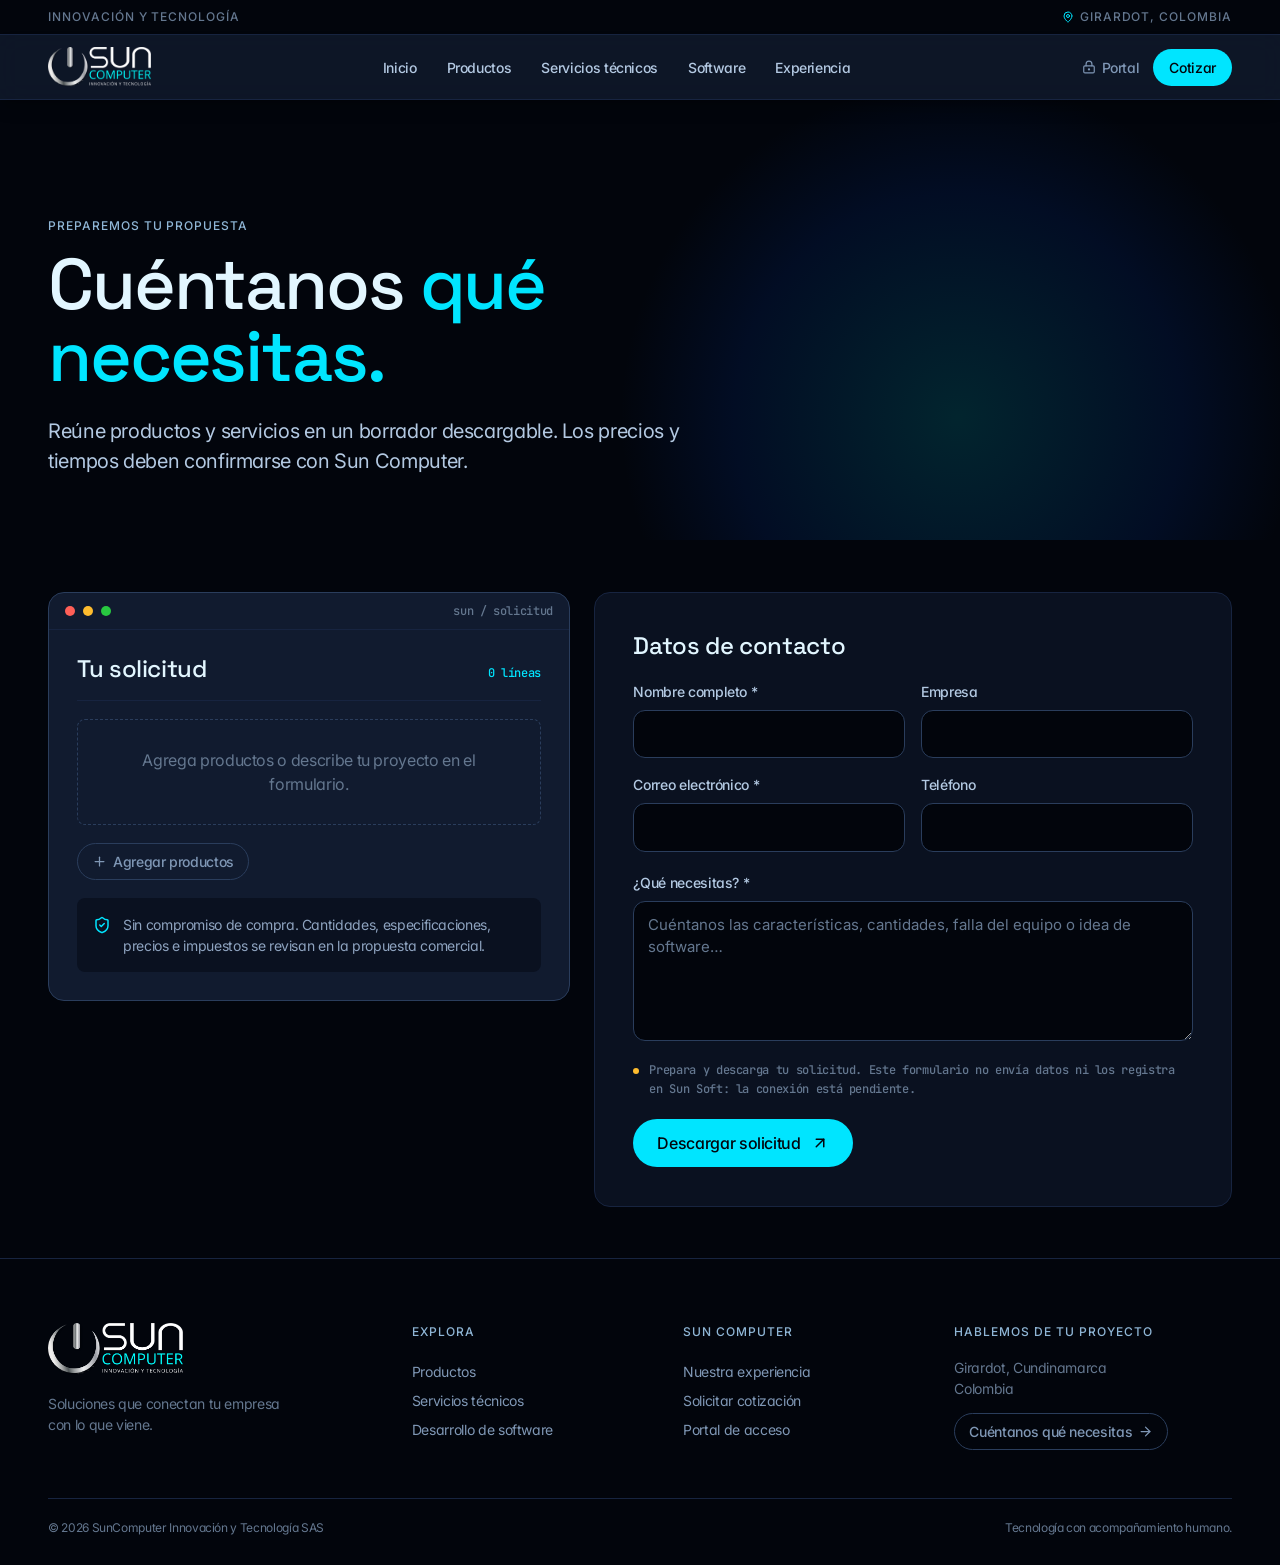
<file: cotizar/index.html>
<!DOCTYPE html>
<html lang="es">
<head>
<meta charset="utf-8">
<meta name="viewport" content="width=device-width, initial-scale=1">
<meta name="theme-color" content="#02050c">
<title>Cotizar | Sun Computer</title>
<meta name="description" content="Productos, soporte técnico y desarrollo de software. Sun Computer, Girardot, Colombia.">
<link rel="icon" href="../sun-symbol.png">
<link rel="preconnect" href="https://fonts.googleapis.com">
<link rel="preconnect" href="https://fonts.gstatic.com" crossorigin>
<link href="https://fonts.googleapis.com/css2?family=Inter:wght@400;500&family=JetBrains+Mono:wght@500&family=Space+Grotesk:wght@400;500&display=swap" rel="stylesheet">
<link rel="stylesheet" href="../assets/sun.css?v=11">
<script defer src="../assets/site.js"></script>
<script defer src="../assets/sun-motion.js?v=11"></script>
</head>
<body>
<a class="skip" href="#contenido">Saltar al contenido</a>

<div class="utility">
  <div class="wrap">
    <span>Innovación y tecnología</span>
    <span>
      <svg aria-hidden="true" viewBox="0 0 24 24" fill="none" stroke="currentColor" stroke-width="2" stroke-linecap="round" stroke-linejoin="round"><path d="M20 10c0 4.993-5.539 10.193-7.399 11.799a1 1 0 0 1-1.202 0C9.539 20.193 4 14.993 4 10a8 8 0 0 1 16 0"/><circle cx="12" cy="10" r="3"/></svg>
      Girardot, Colombia
    </span>
  </div>
</div>

<header class="header">
  <div class="wrap">
    <a class="logo" href="../" aria-label="Sun Computer, inicio">
      <img src="../assets/img/logo/sun-logo-web.png" alt="Sun Computer — Innovación y Tecnología" width="520" height="201">
    </a>
    <nav class="nav" aria-label="Navegación principal">
      <a href="../">Inicio</a>
      <a href="../productos/">Productos</a>
      <a href="../servicios/">Servicios técnicos</a>
      <a href="../software/">Software</a>
      <a href="../experiencia/">Experiencia</a>
    </nav>
    <div class="header-actions">
      <a class="portal-link" href="../portal/" aria-label="Portal">
        <svg aria-hidden="true" viewBox="0 0 24 24" fill="none" stroke="currentColor" stroke-width="2" stroke-linecap="round" stroke-linejoin="round"><circle cx="12" cy="16" r="1"/><rect x="3" y="10" width="18" height="12" rx="2"/><path d="M7 10V7a5 5 0 0 1 10 0v3"/></svg>
        <span>Portal</span>
      </a>
      <a class="quote-link" href="../cotizar/">Cotizar</a>
      <button class="mobile-menu" type="button" aria-label="Abrir menú" aria-expanded="false">
        <svg aria-hidden="true" viewBox="0 0 24 24" fill="none" stroke="currentColor" stroke-width="2" stroke-linecap="round"><path d="M4 8h16"/><path d="M4 16h16"/></svg>
      </button>
    </div>
  </div>
</header>

<main id="contenido">
  <section class="page-hero">
    <div class="wrap">
      <span class="kicker reveal">Preparemos tu propuesta</span>
      <h1 class="display reveal" style="--d:1">Cuéntanos <span class="led">qué necesitas.</span></h1>
      <p class="lead reveal" style="--d:2">Reúne productos y servicios en un borrador descargable. Los precios y tiempos deben confirmarse con Sun Computer.</p>
    </div>
  </section>

  <section class="band tight">
    <div class="wrap quote-layout">
      <aside class="quote-items window reveal">
        <div class="window-bar" aria-hidden="true"><i></i><i></i><i></i><span>sun / solicitud</span></div>
        <div class="quote-inner">
          <div class="quote-heading"><h2 class="h3">Tu solicitud</h2><span>0 líneas</span></div>
          <div class="empty-small empty-big">
            <span class="feature-ico"><svg aria-hidden="true" viewBox="0 0 24 24" fill="none" stroke="currentColor" stroke-width="2" stroke-linecap="round" stroke-linejoin="round"><path d="M16 10a4 4 0 0 1-8 0"></path><path d="M3.103 6.034h17.794"></path><path d="M3.4 5.467a2 2 0 0 0-.4 1.2V20a2 2 0 0 0 2 2h14a2 2 0 0 0 2-2V6.667a2 2 0 0 0-.4-1.2l-2-2.667A2 2 0 0 0 17 2H7a2 2 0 0 0-1.6.8z"></path></svg></span>
            <h3 class="h3">Empecemos por tu necesidad</h3>
            <p>Agrega productos o describe directamente el servicio o proyecto en el formulario.</p>
          </div>
          <a class="chip" href="../productos/"><svg aria-hidden="true" viewBox="0 0 24 24" fill="none" stroke="currentColor" stroke-width="2" stroke-linecap="round" stroke-linejoin="round"><path d="M5 12h14"></path><path d="M12 5v14"></path></svg> Agregar productos</a>
          <div class="quote-info"><svg aria-hidden="true" viewBox="0 0 24 24" fill="none" stroke="currentColor" stroke-width="2" stroke-linecap="round" stroke-linejoin="round"><path d="M20 13c0 5-3.5 7.5-7.66 8.95a1 1 0 0 1-.67-.01C7.5 20.5 4 18 4 13V6a1 1 0 0 1 1-1c2 0 4.5-1.2 6.24-2.72a1.17 1.17 0 0 1 1.52 0C14.51 3.81 17 5 19 5a1 1 0 0 1 1 1z"></path><path d="m9 12 2 2 4-4"></path></svg><p>Sin compromiso de compra. Cantidades, especificaciones, precios e impuestos se revisan en la propuesta comercial.</p></div>
        </div>
      </aside>

      <form class="quote-form reveal" style="--d:1">
        <h2 class="h3">Datos de contacto</h2>
        <div class="form-grid">
          <label>Nombre completo *<input autocomplete="name" maxlength="120" name="name" required></label>
          <label>Empresa<input autocomplete="organization" maxlength="160" name="company"></label>
          <label>Correo electrónico *<input autocomplete="email" maxlength="160" name="email" required type="email"></label>
          <label>Teléfono<input autocomplete="tel" maxlength="30" name="phone" type="tel"></label>
        </div>
        <label>¿Qué necesitas? *<textarea maxlength="4000" minlength="10" name="message" placeholder="Cuéntanos las características, cantidades, falla del equipo o idea de software…" required rows="5"></textarea></label>
        <p class="form-note"><i aria-hidden="true"></i>Prepara y descarga tu solicitud. Este formulario no envía datos ni los registra en Sun Soft: la conexión está pendiente.</p>
        <button class="btn btn-led" type="submit">Descargar solicitud <svg aria-hidden="true" viewBox="0 0 24 24" fill="none" stroke="currentColor" stroke-width="2" stroke-linecap="round" stroke-linejoin="round"><path d="M7 7h10v10"></path><path d="M7 17 17 7"></path></svg></button>
      </form>
    </div>
  </section>
</main>

<footer>
  <div class="wrap">
    <div class="footer-main">
      <div>
        <img src="../assets/img/logo/sun-logo-web.png" alt="Sun Computer" width="520" height="201" loading="lazy">
        <p>Soluciones que conectan tu empresa<br>con lo que viene.</p>
      </div>
      <div>
        <b>Explora</b>
        <a href="../productos/">Productos</a>
        <a href="../servicios/">Servicios técnicos</a>
        <a href="../software/">Desarrollo de software</a>
      </div>
      <div>
        <b>Sun Computer</b>
        <a href="../experiencia/">Nuestra experiencia</a>
        <a href="../cotizar/">Solicitar cotización</a>
        <a href="../portal/">Portal de acceso</a>
      </div>
      <div>
        <b>Hablemos de tu proyecto</b>
        <p>Girardot, Cundinamarca<br>Colombia</p>
        <a class="chip" href="../cotizar/">Cuéntanos qué necesitas
          <svg aria-hidden="true" viewBox="0 0 24 24" fill="none" stroke="currentColor" stroke-width="2" stroke-linecap="round" stroke-linejoin="round"><path d="M5 12h14"/><path d="m12 5 7 7-7 7"/></svg>
        </a>
      </div>
    </div>
    <div class="footer-bottom">
      <span>© 2026 SunComputer Innovación y Tecnología SAS</span>
      <span>Tecnología con acompañamiento humano.</span>
    </div>
  </div>
</footer>

</body>
</html>
</file>
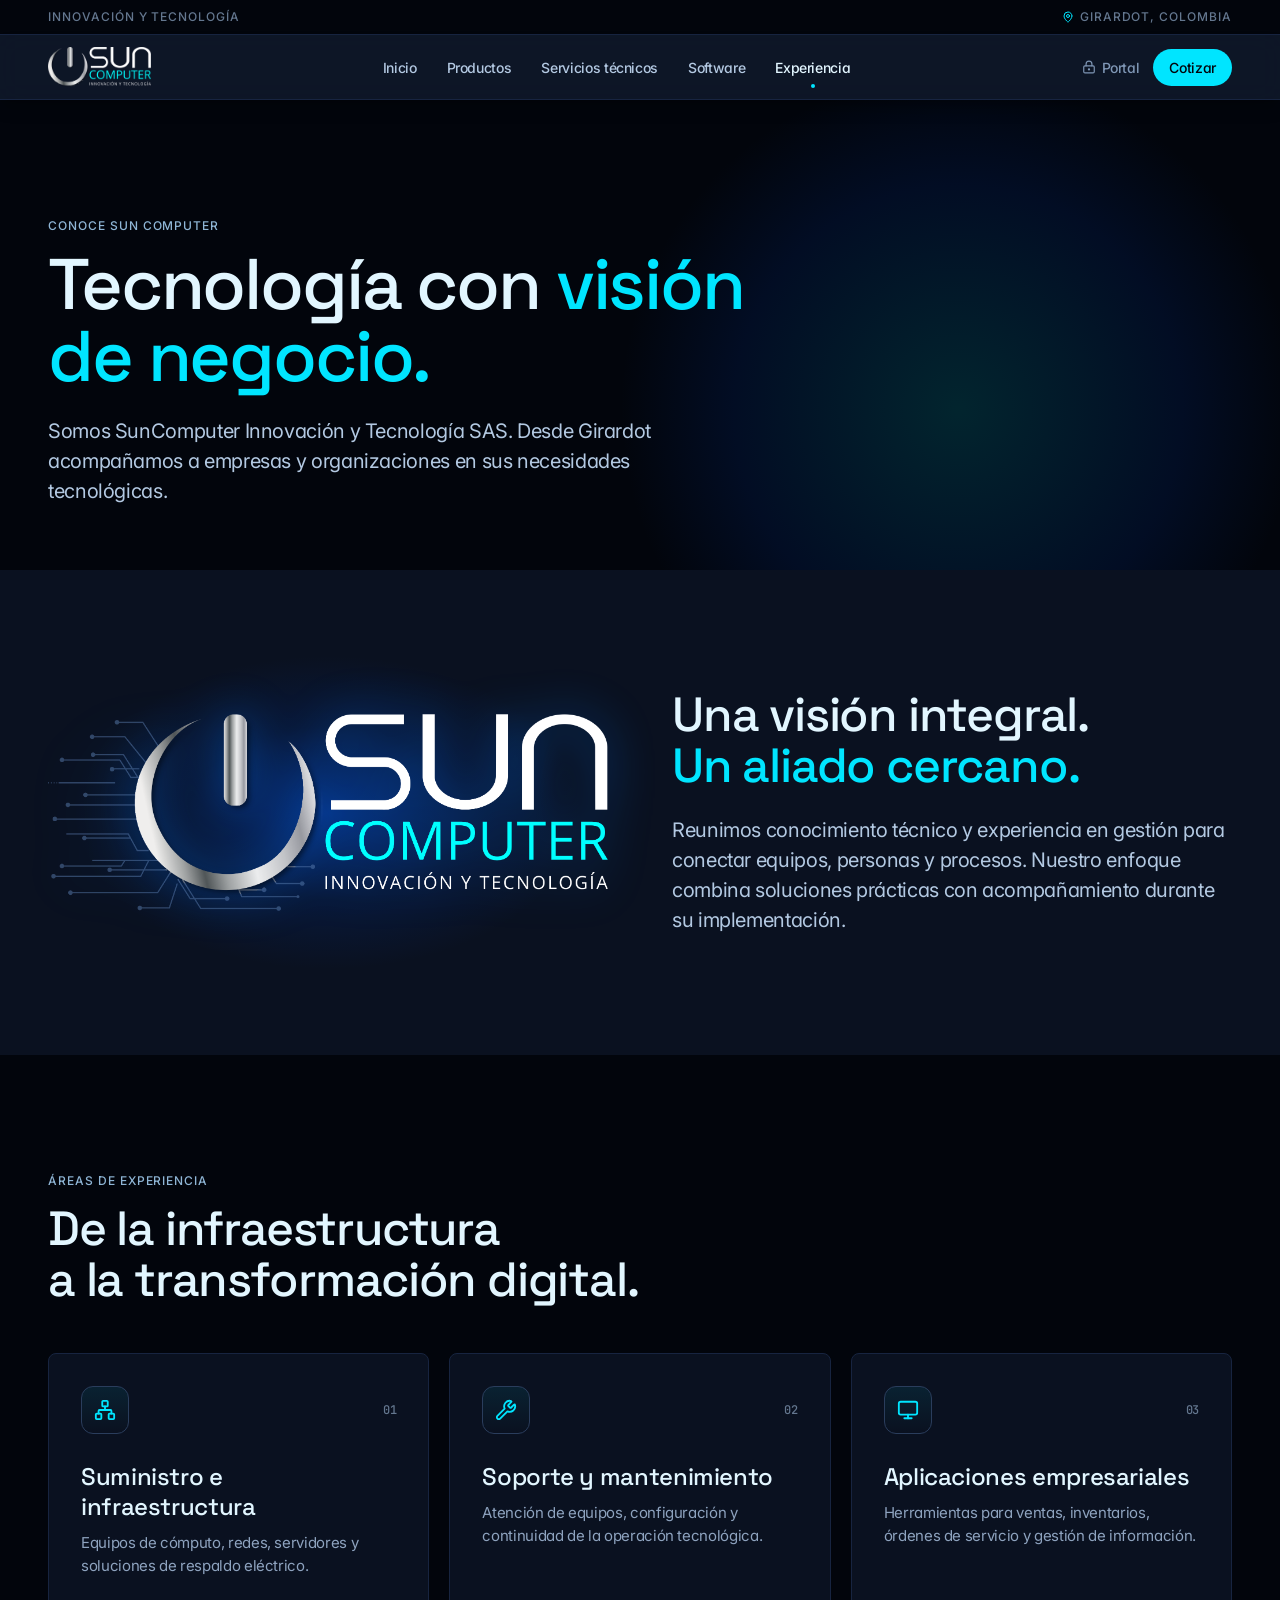
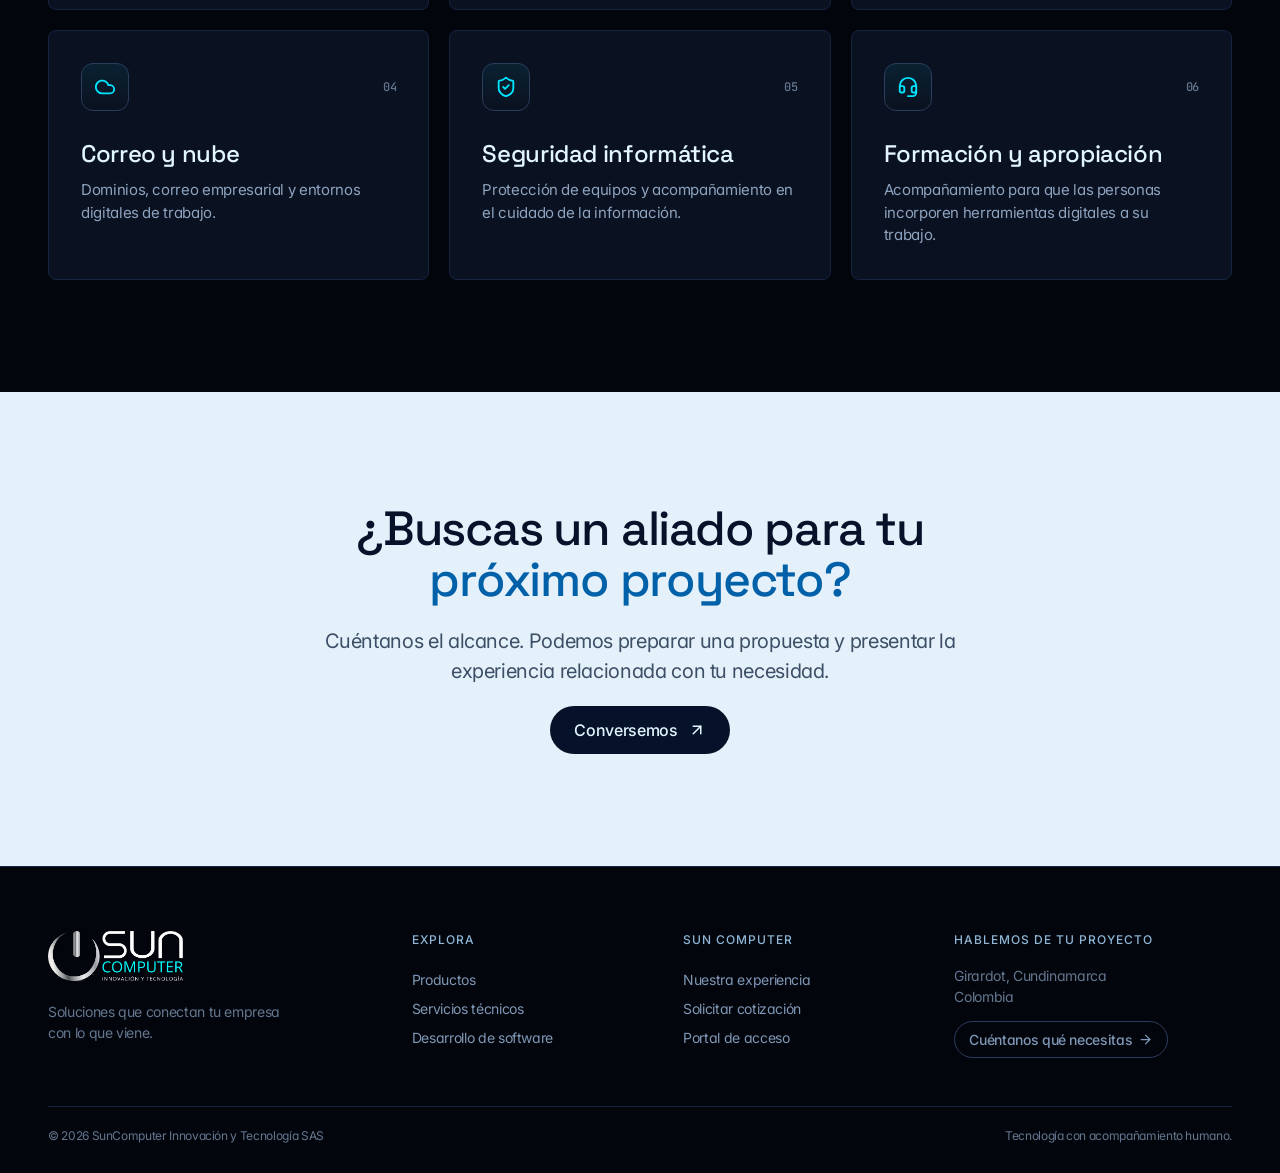
<file: experiencia/index.html>
<!DOCTYPE html>
<html lang="es">
<head>
<meta charset="utf-8">
<meta name="viewport" content="width=device-width, initial-scale=1">
<meta name="theme-color" content="#02050c">
<title>Experiencia | Sun Computer</title>
<meta name="description" content="Productos, soporte técnico y desarrollo de software. Sun Computer, Girardot, Colombia.">
<link rel="icon" href="../sun-symbol.png">
<link rel="preconnect" href="https://fonts.googleapis.com">
<link rel="preconnect" href="https://fonts.gstatic.com" crossorigin>
<link href="https://fonts.googleapis.com/css2?family=Inter:wght@400;500&family=JetBrains+Mono:wght@500&family=Space+Grotesk:wght@400;500&display=swap" rel="stylesheet">
<link rel="stylesheet" href="../assets/sun.css?v=11">
<script defer src="../assets/site.js"></script>
<script defer src="../assets/sun-motion.js?v=11"></script>
</head>
<body>
<a class="skip" href="#contenido">Saltar al contenido</a>

<div class="utility">
  <div class="wrap">
    <span>Innovación y tecnología</span>
    <span>
      <svg aria-hidden="true" viewBox="0 0 24 24" fill="none" stroke="currentColor" stroke-width="2" stroke-linecap="round" stroke-linejoin="round"><path d="M20 10c0 4.993-5.539 10.193-7.399 11.799a1 1 0 0 1-1.202 0C9.539 20.193 4 14.993 4 10a8 8 0 0 1 16 0"/><circle cx="12" cy="10" r="3"/></svg>
      Girardot, Colombia
    </span>
  </div>
</div>

<header class="header">
  <div class="wrap">
    <a class="logo" href="../" aria-label="Sun Computer, inicio">
      <img src="../assets/img/logo/sun-logo-web.png" alt="Sun Computer — Innovación y Tecnología" width="520" height="201">
    </a>
    <nav class="nav" aria-label="Navegación principal">
      <a href="../">Inicio</a>
      <a href="../productos/">Productos</a>
      <a href="../servicios/">Servicios técnicos</a>
      <a href="../software/">Software</a>
      <a href="../experiencia/" aria-current="page">Experiencia</a>
    </nav>
    <div class="header-actions">
      <a class="portal-link" href="../portal/" aria-label="Portal">
        <svg aria-hidden="true" viewBox="0 0 24 24" fill="none" stroke="currentColor" stroke-width="2" stroke-linecap="round" stroke-linejoin="round"><circle cx="12" cy="16" r="1"/><rect x="3" y="10" width="18" height="12" rx="2"/><path d="M7 10V7a5 5 0 0 1 10 0v3"/></svg>
        <span>Portal</span>
      </a>
      <a class="quote-link" href="../cotizar/">Cotizar</a>
      <button class="mobile-menu" type="button" aria-label="Abrir menú" aria-expanded="false">
        <svg aria-hidden="true" viewBox="0 0 24 24" fill="none" stroke="currentColor" stroke-width="2" stroke-linecap="round"><path d="M4 8h16"/><path d="M4 16h16"/></svg>
      </button>
    </div>
  </div>
</header>

<main id="contenido">
  <section class="page-hero">
    <div class="wrap">
      <span class="kicker reveal">Conoce Sun Computer</span>
      <h1 class="display reveal" style="--d:1">Tecnología con <span class="led">visión de negocio.</span></h1>
      <p class="lead reveal" style="--d:2">Somos SunComputer Innovación y Tecnología SAS. Desde Girardot acompañamos a empresas y organizaciones en sus necesidades tecnológicas.</p>
    </div>
  </section>

  <section class="band ground">
    <div class="wrap about">
      <div class="about-logo brand-art reveal"><img src="../assets/img/logo/sun-logo-blanco.png" alt="Sun Computer" width="1937" height="679" loading="lazy"></div>
      <div class="about-text">
        <h2 class="h2 reveal">Una visión integral.<br><span class="led">Un aliado cercano.</span></h2>
        <p class="lead reveal" style="--d:1">Reunimos conocimiento técnico y experiencia en gestión para conectar equipos, personas y procesos. Nuestro enfoque combina soluciones prácticas con acompañamiento durante su implementación.</p>
      </div>
    </div>
  </section>

  <section class="band">
    <div class="wrap">
      <div class="band-head reveal">
        <div>
          <span class="kicker">Áreas de experiencia</span>
          <h2 class="h2">De la infraestructura<br>a la transformación digital.</h2>
        </div>
      </div>
      <div class="features">
        <article class="feature glow reveal" style="--d:0">
          <div class="feature-top"><span class="feature-ico"><svg aria-hidden="true" viewBox="0 0 24 24" fill="none" stroke="currentColor" stroke-width="2" stroke-linecap="round" stroke-linejoin="round"><rect height="6" rx="1" width="6" x="16" y="16"></rect><rect height="6" rx="1" width="6" x="2" y="16"></rect><rect height="6" rx="1" width="6" x="9" y="2"></rect><path d="M5 16v-3a1 1 0 0 1 1-1h12a1 1 0 0 1 1 1v3"></path><path d="M12 12V8"></path></svg></span><span class="num">01</span></div>
          <h3 class="h3">Suministro e infraestructura</h3>
          <p>Equipos de cómputo, redes, servidores y soluciones de respaldo eléctrico.</p>
        </article>
        <article class="feature glow reveal" style="--d:1">
          <div class="feature-top"><span class="feature-ico"><svg aria-hidden="true" viewBox="0 0 24 24" fill="none" stroke="currentColor" stroke-width="2" stroke-linecap="round" stroke-linejoin="round"><path d="M14.7 6.3a1 1 0 0 0 0 1.4l1.6 1.6a1 1 0 0 0 1.4 0l3.106-3.105c.32-.322.863-.22.983.218a6 6 0 0 1-8.259 7.057l-7.91 7.91a1 1 0 0 1-2.999-3l7.91-7.91a6 6 0 0 1 7.057-8.259c.438.12.54.662.219.984z"></path></svg></span><span class="num">02</span></div>
          <h3 class="h3">Soporte y mantenimiento</h3>
          <p>Atención de equipos, configuración y continuidad de la operación tecnológica.</p>
        </article>
        <article class="feature glow reveal" style="--d:2">
          <div class="feature-top"><span class="feature-ico"><svg aria-hidden="true" viewBox="0 0 24 24" fill="none" stroke="currentColor" stroke-width="2" stroke-linecap="round" stroke-linejoin="round"><rect height="14" rx="2" width="20" x="2" y="3"></rect><line x1="8" x2="16" y1="21" y2="21"></line><line x1="12" x2="12" y1="17" y2="21"></line></svg></span><span class="num">03</span></div>
          <h3 class="h3">Aplicaciones empresariales</h3>
          <p>Herramientas para ventas, inventarios, órdenes de servicio y gestión de información.</p>
        </article>
        <article class="feature glow reveal" style="--d:0">
          <div class="feature-top"><span class="feature-ico"><svg aria-hidden="true" viewBox="0 0 24 24" fill="none" stroke="currentColor" stroke-width="2" stroke-linecap="round" stroke-linejoin="round"><path d="M17.5 19H9a7 7 0 1 1 6.71-9h1.79a4.5 4.5 0 1 1 0 9Z"></path></svg></span><span class="num">04</span></div>
          <h3 class="h3">Correo y nube</h3>
          <p>Dominios, correo empresarial y entornos digitales de trabajo.</p>
        </article>
        <article class="feature glow reveal" style="--d:1">
          <div class="feature-top"><span class="feature-ico"><svg aria-hidden="true" viewBox="0 0 24 24" fill="none" stroke="currentColor" stroke-width="2" stroke-linecap="round" stroke-linejoin="round"><path d="M20 13c0 5-3.5 7.5-7.66 8.95a1 1 0 0 1-.67-.01C7.5 20.5 4 18 4 13V6a1 1 0 0 1 1-1c2 0 4.5-1.2 6.24-2.72a1.17 1.17 0 0 1 1.52 0C14.51 3.81 17 5 19 5a1 1 0 0 1 1 1z"></path><path d="m9 12 2 2 4-4"></path></svg></span><span class="num">05</span></div>
          <h3 class="h3">Seguridad informática</h3>
          <p>Protección de equipos y acompañamiento en el cuidado de la información.</p>
        </article>
        <article class="feature glow reveal" style="--d:2">
          <div class="feature-top"><span class="feature-ico"><svg aria-hidden="true" viewBox="0 0 24 24" fill="none" stroke="currentColor" stroke-width="2" stroke-linecap="round" stroke-linejoin="round"><path d="M3 11h3a2 2 0 0 1 2 2v3a2 2 0 0 1-2 2H5a2 2 0 0 1-2-2v-5Zm0 0a9 9 0 1 1 18 0m0 0v5a2 2 0 0 1-2 2h-1a2 2 0 0 1-2-2v-3a2 2 0 0 1 2-2h3Z"></path><path d="M21 16v2a4 4 0 0 1-4 4h-5"></path></svg></span><span class="num">06</span></div>
          <h3 class="h3">Formación y apropiación</h3>
          <p>Acompañamiento para que las personas incorporen herramientas digitales a su trabajo.</p>
        </article>
      </div>
    </div>
  </section>

  <section class="band frost">
    <div class="wrap callout reveal">
      <h2 class="h2">¿Buscas un aliado para tu <span class="led">próximo proyecto?</span></h2>
      <p class="lead">Cuéntanos el alcance. Podemos preparar una propuesta y presentar la experiencia relacionada con tu necesidad.</p>
      <a class="btn btn-dark" href="../cotizar/">Conversemos <svg aria-hidden="true" viewBox="0 0 24 24" fill="none" stroke="currentColor" stroke-width="2" stroke-linecap="round" stroke-linejoin="round"><path d="M7 7h10v10"></path><path d="M7 17 17 7"></path></svg></a>
    </div>
  </section>
</main>

<footer>
  <div class="wrap">
    <div class="footer-main">
      <div>
        <img src="../assets/img/logo/sun-logo-web.png" alt="Sun Computer" width="520" height="201" loading="lazy">
        <p>Soluciones que conectan tu empresa<br>con lo que viene.</p>
      </div>
      <div>
        <b>Explora</b>
        <a href="../productos/">Productos</a>
        <a href="../servicios/">Servicios técnicos</a>
        <a href="../software/">Desarrollo de software</a>
      </div>
      <div>
        <b>Sun Computer</b>
        <a href="../experiencia/">Nuestra experiencia</a>
        <a href="../cotizar/">Solicitar cotización</a>
        <a href="../portal/">Portal de acceso</a>
      </div>
      <div>
        <b>Hablemos de tu proyecto</b>
        <p>Girardot, Cundinamarca<br>Colombia</p>
        <a class="chip" href="../cotizar/">Cuéntanos qué necesitas
          <svg aria-hidden="true" viewBox="0 0 24 24" fill="none" stroke="currentColor" stroke-width="2" stroke-linecap="round" stroke-linejoin="round"><path d="M5 12h14"/><path d="m12 5 7 7-7 7"/></svg>
        </a>
      </div>
    </div>
    <div class="footer-bottom">
      <span>© 2026 SunComputer Innovación y Tecnología SAS</span>
      <span>Tecnología con acompañamiento humano.</span>
    </div>
  </div>
</footer>

</body>
</html>
</file>
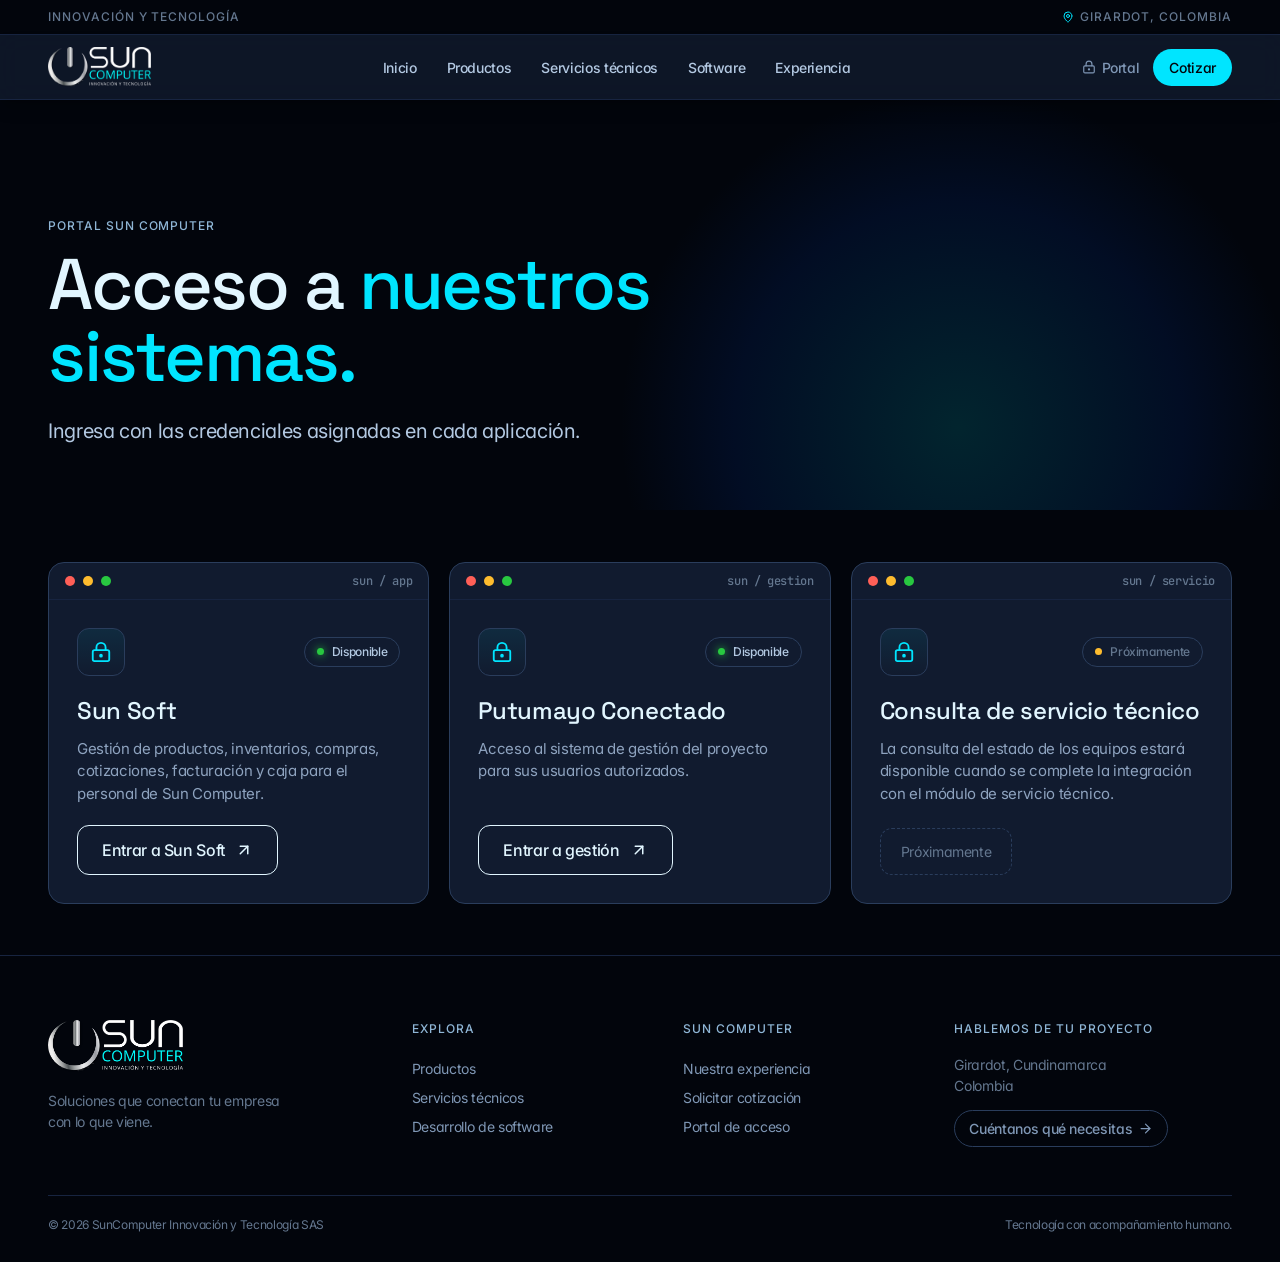
<file: portal/index.html>
<!DOCTYPE html>
<html lang="es">
<head>
<meta charset="utf-8">
<meta name="viewport" content="width=device-width, initial-scale=1">
<meta name="theme-color" content="#02050c">
<title>Portal | Sun Computer</title>
<meta name="description" content="Productos, soporte técnico y desarrollo de software. Sun Computer, Girardot, Colombia.">
<link rel="icon" href="../sun-symbol.png">
<link rel="preconnect" href="https://fonts.googleapis.com">
<link rel="preconnect" href="https://fonts.gstatic.com" crossorigin>
<link href="https://fonts.googleapis.com/css2?family=Inter:wght@400;500&family=JetBrains+Mono:wght@500&family=Space+Grotesk:wght@400;500&display=swap" rel="stylesheet">
<link rel="stylesheet" href="../assets/sun.css?v=11">
<script defer src="../assets/site.js"></script>
<script defer src="../assets/sun-motion.js?v=11"></script>
</head>
<body>
<a class="skip" href="#contenido">Saltar al contenido</a>

<div class="utility">
  <div class="wrap">
    <span>Innovación y tecnología</span>
    <span>
      <svg aria-hidden="true" viewBox="0 0 24 24" fill="none" stroke="currentColor" stroke-width="2" stroke-linecap="round" stroke-linejoin="round"><path d="M20 10c0 4.993-5.539 10.193-7.399 11.799a1 1 0 0 1-1.202 0C9.539 20.193 4 14.993 4 10a8 8 0 0 1 16 0"/><circle cx="12" cy="10" r="3"/></svg>
      Girardot, Colombia
    </span>
  </div>
</div>

<header class="header">
  <div class="wrap">
    <a class="logo" href="../" aria-label="Sun Computer, inicio">
      <img src="../assets/img/logo/sun-logo-web.png" alt="Sun Computer — Innovación y Tecnología" width="520" height="201">
    </a>
    <nav class="nav" aria-label="Navegación principal">
      <a href="../">Inicio</a>
      <a href="../productos/">Productos</a>
      <a href="../servicios/">Servicios técnicos</a>
      <a href="../software/">Software</a>
      <a href="../experiencia/">Experiencia</a>
    </nav>
    <div class="header-actions">
      <a class="portal-link" href="../portal/" aria-label="Portal">
        <svg aria-hidden="true" viewBox="0 0 24 24" fill="none" stroke="currentColor" stroke-width="2" stroke-linecap="round" stroke-linejoin="round"><circle cx="12" cy="16" r="1"/><rect x="3" y="10" width="18" height="12" rx="2"/><path d="M7 10V7a5 5 0 0 1 10 0v3"/></svg>
        <span>Portal</span>
      </a>
      <a class="quote-link" href="../cotizar/">Cotizar</a>
      <button class="mobile-menu" type="button" aria-label="Abrir menú" aria-expanded="false">
        <svg aria-hidden="true" viewBox="0 0 24 24" fill="none" stroke="currentColor" stroke-width="2" stroke-linecap="round"><path d="M4 8h16"/><path d="M4 16h16"/></svg>
      </button>
    </div>
  </div>
</header>

<main id="contenido">
  <section class="page-hero">
    <div class="wrap">
      <span class="kicker reveal">Portal Sun Computer</span>
      <h1 class="display reveal" style="--d:1">Acceso a <span class="led">nuestros sistemas.</span></h1>
      <p class="lead reveal" style="--d:2">Ingresa con las credenciales asignadas en cada aplicación.</p>
    </div>
  </section>

  <section class="band tight portal-page">
    <div class="wrap">
      <div class="features portal-modules">
        <article class="window portal-card glow reveal" style="--d:0">
          <div class="window-bar" aria-hidden="true"><i></i><i></i><i></i><span>sun / app</span></div>
          <div class="portal-body">
            <div class="portal-head"><span class="feature-ico"><svg aria-hidden="true" viewBox="0 0 24 24" fill="none" stroke="currentColor" stroke-width="2" stroke-linecap="round" stroke-linejoin="round"><circle cx="12" cy="16" r="1"></circle><rect height="12" rx="2" width="18" x="3" y="10"></rect><path d="M7 10V7a5 5 0 0 1 10 0v3"></path></svg></span><span class="status on"><i></i>Disponible</span></div>
            <h3 class="h3">Sun Soft</h3>
            <p>Gestión de productos, inventarios, compras, cotizaciones, facturación y caja para el personal de Sun Computer.</p>
            <a class="btn btn-ghost" href="https://app.suncomputer.com.co/dashboard" rel="noopener">Entrar a Sun Soft <svg aria-hidden="true" viewBox="0 0 24 24" fill="none" stroke="currentColor" stroke-width="2" stroke-linecap="round" stroke-linejoin="round"><path d="M7 7h10v10"></path><path d="M7 17 17 7"></path></svg></a>
          </div>
        </article>
        <article class="window portal-card glow reveal" style="--d:1">
          <div class="window-bar" aria-hidden="true"><i></i><i></i><i></i><span>sun / gestion</span></div>
          <div class="portal-body">
            <div class="portal-head"><span class="feature-ico"><svg aria-hidden="true" viewBox="0 0 24 24" fill="none" stroke="currentColor" stroke-width="2" stroke-linecap="round" stroke-linejoin="round"><circle cx="12" cy="16" r="1"></circle><rect height="12" rx="2" width="18" x="3" y="10"></rect><path d="M7 10V7a5 5 0 0 1 10 0v3"></path></svg></span><span class="status on"><i></i>Disponible</span></div>
            <h3 class="h3">Putumayo Conectado</h3>
            <p>Acceso al sistema de gestión del proyecto para sus usuarios autorizados.</p>
            <a class="btn btn-ghost" href="https://gestion.suncomputer.com.co/" rel="noopener">Entrar a gestión <svg aria-hidden="true" viewBox="0 0 24 24" fill="none" stroke="currentColor" stroke-width="2" stroke-linecap="round" stroke-linejoin="round"><path d="M7 7h10v10"></path><path d="M7 17 17 7"></path></svg></a>
          </div>
        </article>
        <article class="window portal-card glow reveal" style="--d:2">
          <div class="window-bar" aria-hidden="true"><i></i><i></i><i></i><span>sun / servicio</span></div>
          <div class="portal-body">
            <div class="portal-head"><span class="feature-ico"><svg aria-hidden="true" viewBox="0 0 24 24" fill="none" stroke="currentColor" stroke-width="2" stroke-linecap="round" stroke-linejoin="round"><circle cx="12" cy="16" r="1"></circle><rect height="12" rx="2" width="18" x="3" y="10"></rect><path d="M7 10V7a5 5 0 0 1 10 0v3"></path></svg></span><span class="status"><i></i>Próximamente</span></div>
            <h3 class="h3">Consulta de servicio técnico</h3>
            <p>La consulta del estado de los equipos estará disponible cuando se complete la integración con el módulo de servicio técnico.</p>
            <span class="pending">Próximamente</span>
          </div>
        </article>
      </div>
    </div>
  </section>
</main>

<footer>
  <div class="wrap">
    <div class="footer-main">
      <div>
        <img src="../assets/img/logo/sun-logo-web.png" alt="Sun Computer" width="520" height="201" loading="lazy">
        <p>Soluciones que conectan tu empresa<br>con lo que viene.</p>
      </div>
      <div>
        <b>Explora</b>
        <a href="../productos/">Productos</a>
        <a href="../servicios/">Servicios técnicos</a>
        <a href="../software/">Desarrollo de software</a>
      </div>
      <div>
        <b>Sun Computer</b>
        <a href="../experiencia/">Nuestra experiencia</a>
        <a href="../cotizar/">Solicitar cotización</a>
        <a href="../portal/">Portal de acceso</a>
      </div>
      <div>
        <b>Hablemos de tu proyecto</b>
        <p>Girardot, Cundinamarca<br>Colombia</p>
        <a class="chip" href="../cotizar/">Cuéntanos qué necesitas
          <svg aria-hidden="true" viewBox="0 0 24 24" fill="none" stroke="currentColor" stroke-width="2" stroke-linecap="round" stroke-linejoin="round"><path d="M5 12h14"/><path d="m12 5 7 7-7 7"/></svg>
        </a>
      </div>
    </div>
    <div class="footer-bottom">
      <span>© 2026 SunComputer Innovación y Tecnología SAS</span>
      <span>Tecnología con acompañamiento humano.</span>
    </div>
  </div>
</footer>

</body>
</html>
</file>
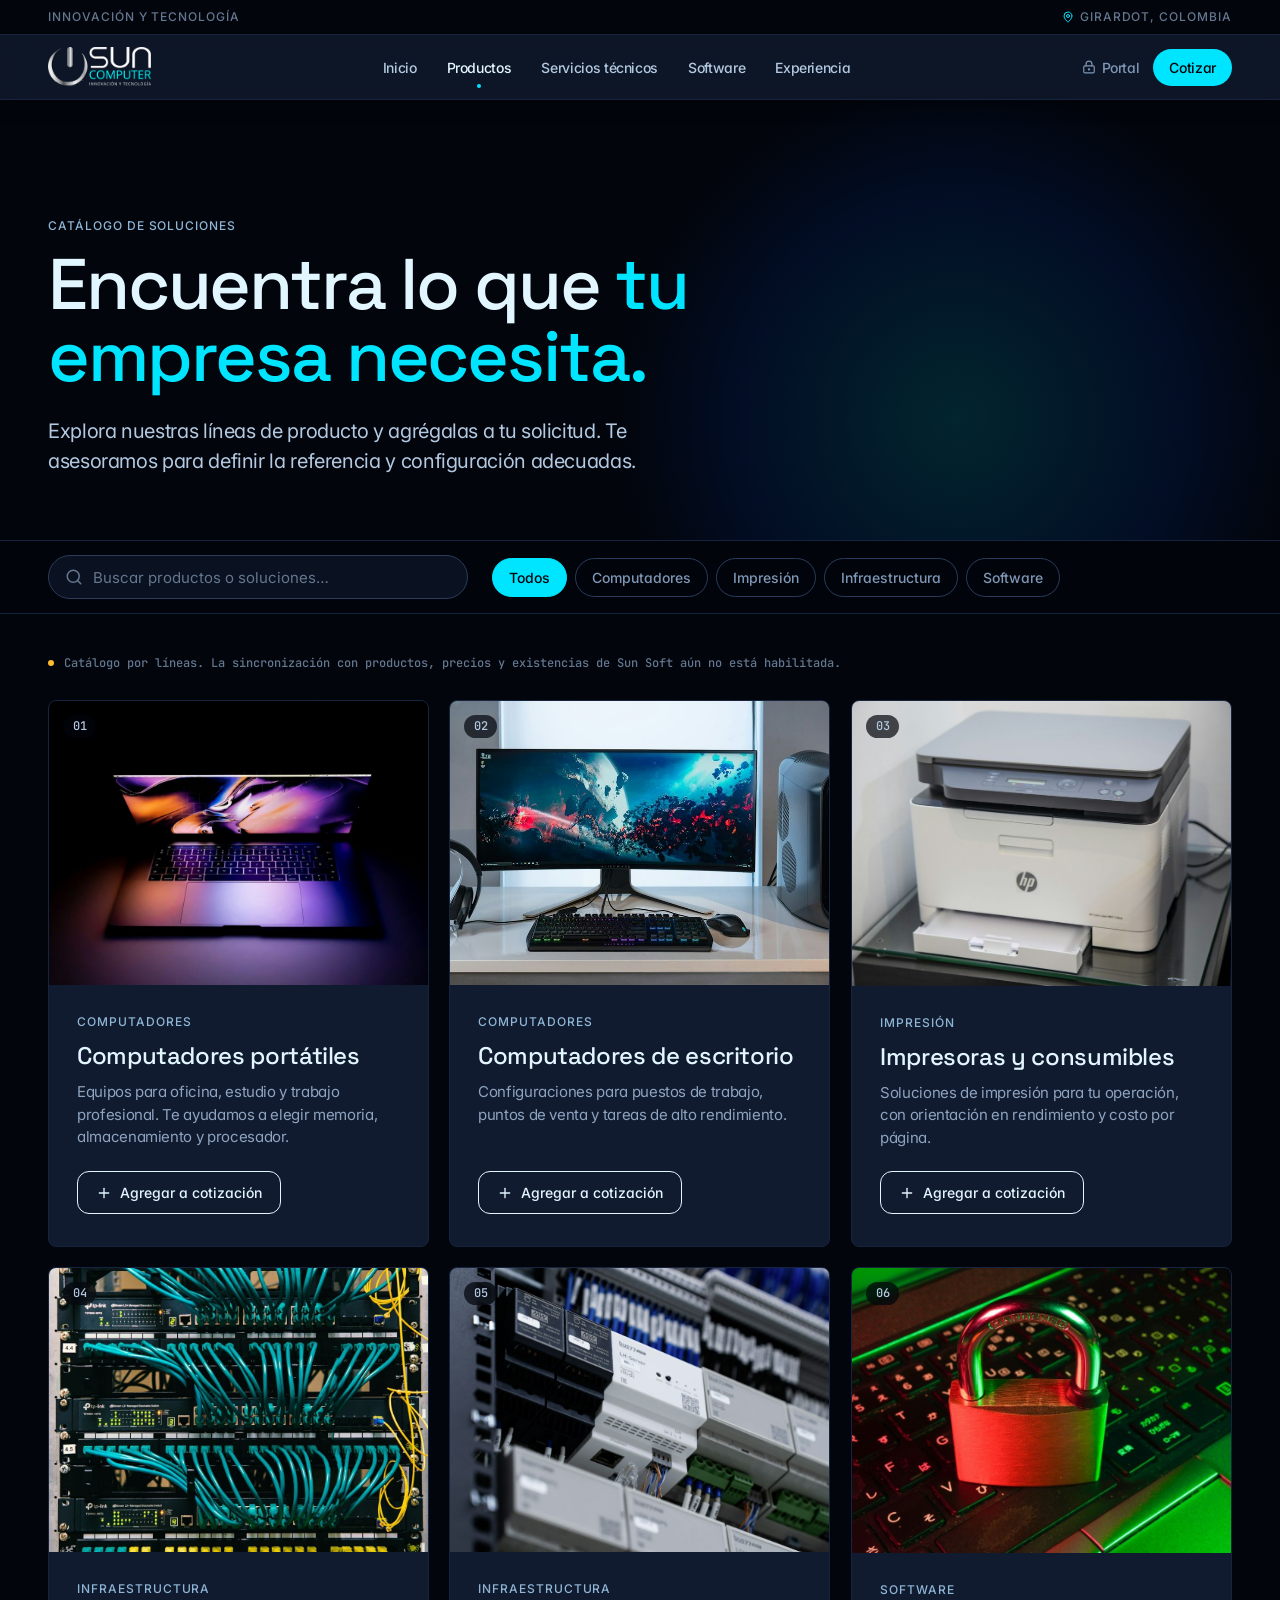
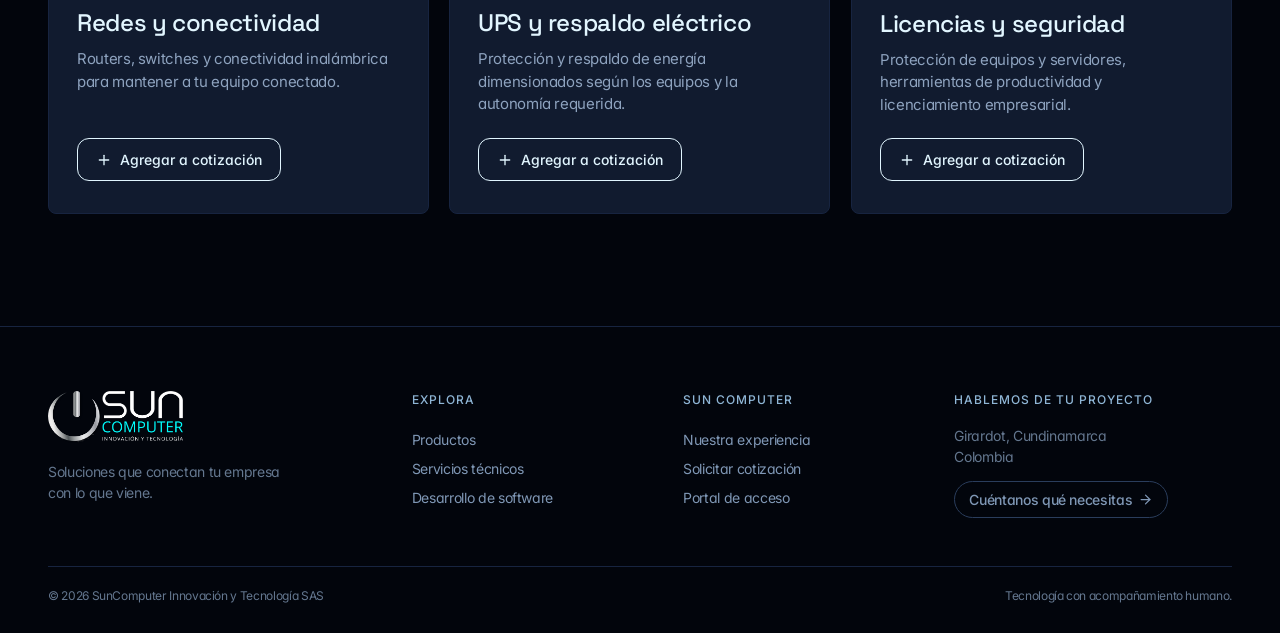
<file: productos/index.html>
<!DOCTYPE html>
<html lang="es">
<head>
<meta charset="utf-8">
<meta name="viewport" content="width=device-width, initial-scale=1">
<meta name="theme-color" content="#02050c">
<title>Productos | Sun Computer</title>
<meta name="description" content="Productos, soporte técnico y desarrollo de software. Sun Computer, Girardot, Colombia.">
<link rel="icon" href="../sun-symbol.png">
<link rel="preconnect" href="https://fonts.googleapis.com">
<link rel="preconnect" href="https://fonts.gstatic.com" crossorigin>
<link href="https://fonts.googleapis.com/css2?family=Inter:wght@400;500&family=JetBrains+Mono:wght@500&family=Space+Grotesk:wght@400;500&display=swap" rel="stylesheet">
<link rel="stylesheet" href="../assets/sun.css?v=11">
<script defer src="../assets/site.js"></script>
<script defer src="../assets/sun-motion.js?v=11"></script>
</head>
<body>
<a class="skip" href="#contenido">Saltar al contenido</a>

<div class="utility">
  <div class="wrap">
    <span>Innovación y tecnología</span>
    <span>
      <svg aria-hidden="true" viewBox="0 0 24 24" fill="none" stroke="currentColor" stroke-width="2" stroke-linecap="round" stroke-linejoin="round"><path d="M20 10c0 4.993-5.539 10.193-7.399 11.799a1 1 0 0 1-1.202 0C9.539 20.193 4 14.993 4 10a8 8 0 0 1 16 0"/><circle cx="12" cy="10" r="3"/></svg>
      Girardot, Colombia
    </span>
  </div>
</div>

<header class="header">
  <div class="wrap">
    <a class="logo" href="../" aria-label="Sun Computer, inicio">
      <img src="../assets/img/logo/sun-logo-web.png" alt="Sun Computer — Innovación y Tecnología" width="520" height="201">
    </a>
    <nav class="nav" aria-label="Navegación principal">
      <a href="../">Inicio</a>
      <a href="../productos/" aria-current="page">Productos</a>
      <a href="../servicios/">Servicios técnicos</a>
      <a href="../software/">Software</a>
      <a href="../experiencia/">Experiencia</a>
    </nav>
    <div class="header-actions">
      <a class="portal-link" href="../portal/" aria-label="Portal">
        <svg aria-hidden="true" viewBox="0 0 24 24" fill="none" stroke="currentColor" stroke-width="2" stroke-linecap="round" stroke-linejoin="round"><circle cx="12" cy="16" r="1"/><rect x="3" y="10" width="18" height="12" rx="2"/><path d="M7 10V7a5 5 0 0 1 10 0v3"/></svg>
        <span>Portal</span>
      </a>
      <a class="quote-link" href="../cotizar/">Cotizar</a>
      <button class="mobile-menu" type="button" aria-label="Abrir menú" aria-expanded="false">
        <svg aria-hidden="true" viewBox="0 0 24 24" fill="none" stroke="currentColor" stroke-width="2" stroke-linecap="round"><path d="M4 8h16"/><path d="M4 16h16"/></svg>
      </button>
    </div>
  </div>
</header>

<main id="contenido">

  <!-- Encabezado de página -->
  <section class="page-hero">
    <div class="wrap">
      <span class="kicker reveal">Catálogo de soluciones</span>
      <h1 class="display reveal" style="--d:1">Encuentra lo que <span class="led">tu empresa necesita.</span></h1>
      <p class="lead reveal" style="--d:2">Explora nuestras líneas de producto y agrégalas a tu solicitud. Te asesoramos para definir la referencia y configuración adecuadas.</p>
    </div>
  </section>

  <!-- Buscador y filtros -->
  <div class="catalog-toolbar">
    <div class="wrap toolbar-inner">
      <label class="search"><svg aria-hidden="true" viewBox="0 0 24 24" fill="none" stroke="currentColor" stroke-width="2" stroke-linecap="round" stroke-linejoin="round"><circle cx="11" cy="11" r="8"/><path d="m21 21-4.3-4.3"/></svg><input type="search" aria-label="Buscar productos" placeholder="Buscar productos o soluciones…" value=""></label>
      <div class="filters" role="group" aria-label="Categorías"><button type="button" class="filter-chip active" data-category-filter="Todos" aria-pressed="true">Todos</button><button type="button" class="filter-chip" data-category-filter="Computadores" aria-pressed="false">Computadores</button><button type="button" class="filter-chip" data-category-filter="Impresión" aria-pressed="false">Impresión</button><button type="button" class="filter-chip" data-category-filter="Infraestructura" aria-pressed="false">Infraestructura</button><button type="button" class="filter-chip" data-category-filter="Software" aria-pressed="false">Software</button></div>
    </div>
  </div>

  <section class="band catalog">
    <div class="wrap">
      <p class="catalog-note"><i aria-hidden="true"></i>Catálogo por líneas. La sincronización con productos, precios y existencias de Sun Soft aún no está habilitada.</p>
      <div class="cards product-grid">
        <article class="card product-card glow tilt reveal" style="--d:0" data-category="Computadores" data-name="Computadores portátiles">
          <div class="card-visual"><span class="num">01</span><img src="../assets/img/portatiles.jpg?v=2" alt="Computador portátil abierto con luz violeta" loading="lazy"></div>
          <div class="card-body">
            <small>Computadores</small>
            <h3 class="h3">Computadores portátiles</h3>
            <p>Equipos para oficina, estudio y trabajo profesional. Te ayudamos a elegir memoria, almacenamiento y procesador.</p>
            <button class="add-button" type="button" data-add="Computadores portátiles"><svg aria-hidden="true" viewBox="0 0 24 24" fill="none" stroke="currentColor" stroke-width="2" stroke-linecap="round" stroke-linejoin="round"><path d="M5 12h14"/><path d="M12 5v14"/></svg> Agregar a cotización</button>
          </div>
        </article>
        <article class="card product-card glow tilt reveal" style="--d:1" data-category="Computadores" data-name="Computadores de escritorio">
          <div class="card-visual"><span class="num">02</span><img src="../assets/img/escritorio.jpg?v=2" alt="Computador de escritorio con monitor curvo, torre, teclado y mouse" loading="lazy"></div>
          <div class="card-body">
            <small>Computadores</small>
            <h3 class="h3">Computadores de escritorio</h3>
            <p>Configuraciones para puestos de trabajo, puntos de venta y tareas de alto rendimiento.</p>
            <button class="add-button" type="button" data-add="Computadores de escritorio"><svg aria-hidden="true" viewBox="0 0 24 24" fill="none" stroke="currentColor" stroke-width="2" stroke-linecap="round" stroke-linejoin="round"><path d="M5 12h14"/><path d="M12 5v14"/></svg> Agregar a cotización</button>
          </div>
        </article>
        <article class="card product-card glow tilt reveal" style="--d:2" data-category="Impresión" data-name="Impresoras y consumibles">
          <div class="card-visual"><span class="num">03</span><img src="../assets/img/impresoras.jpg?v=2" alt="Impresora multifuncional láser blanca" loading="lazy"></div>
          <div class="card-body">
            <small>Impresión</small>
            <h3 class="h3">Impresoras y consumibles</h3>
            <p>Soluciones de impresión para tu operación, con orientación en rendimiento y costo por página.</p>
            <button class="add-button" type="button" data-add="Impresoras y consumibles"><svg aria-hidden="true" viewBox="0 0 24 24" fill="none" stroke="currentColor" stroke-width="2" stroke-linecap="round" stroke-linejoin="round"><path d="M5 12h14"/><path d="M12 5v14"/></svg> Agregar a cotización</button>
          </div>
        </article>
        <article class="card product-card glow tilt reveal" style="--d:0" data-category="Infraestructura" data-name="Redes y conectividad">
          <div class="card-visual"><span class="num">04</span><img src="../assets/img/redes-rack.jpg" alt="Rack de red con cables y switches" loading="lazy"></div>
          <div class="card-body">
            <small>Infraestructura</small>
            <h3 class="h3">Redes y conectividad</h3>
            <p>Routers, switches y conectividad inalámbrica para mantener a tu equipo conectado.</p>
            <button class="add-button" type="button" data-add="Redes y conectividad"><svg aria-hidden="true" viewBox="0 0 24 24" fill="none" stroke="currentColor" stroke-width="2" stroke-linecap="round" stroke-linejoin="round"><path d="M5 12h14"/><path d="M12 5v14"/></svg> Agregar a cotización</button>
          </div>
        </article>
        <article class="card product-card glow tilt reveal" style="--d:1" data-category="Infraestructura" data-name="UPS y respaldo eléctrico">
          <div class="card-visual"><span class="num">05</span><img src="../assets/img/respaldo-electrico.jpg" alt="Tablero con módulos de protección eléctrica" loading="lazy"></div>
          <div class="card-body">
            <small>Infraestructura</small>
            <h3 class="h3">UPS y respaldo eléctrico</h3>
            <p>Protección y respaldo de energía dimensionados según los equipos y la autonomía requerida.</p>
            <button class="add-button" type="button" data-add="UPS y respaldo eléctrico"><svg aria-hidden="true" viewBox="0 0 24 24" fill="none" stroke="currentColor" stroke-width="2" stroke-linecap="round" stroke-linejoin="round"><path d="M5 12h14"/><path d="M12 5v14"/></svg> Agregar a cotización</button>
          </div>
        </article>
        <article class="card product-card glow tilt reveal" style="--d:2" data-category="Software" data-name="Licencias y seguridad">
          <div class="card-visual"><span class="num">06</span><img src="../assets/img/licencias-seguridad.jpg" alt="Candado sobre un teclado, símbolo de seguridad informática" loading="lazy"></div>
          <div class="card-body">
            <small>Software</small>
            <h3 class="h3">Licencias y seguridad</h3>
            <p>Protección de equipos y servidores, herramientas de productividad y licenciamiento empresarial.</p>
            <button class="add-button" type="button" data-add="Licencias y seguridad"><svg aria-hidden="true" viewBox="0 0 24 24" fill="none" stroke="currentColor" stroke-width="2" stroke-linecap="round" stroke-linejoin="round"><path d="M5 12h14"/><path d="M12 5v14"/></svg> Agregar a cotización</button>
          </div>
        </article>
      </div>
    </div>
  </section>

</main>

<footer>
  <div class="wrap">
    <div class="footer-main">
      <div>
        <img src="../assets/img/logo/sun-logo-web.png" alt="Sun Computer" width="520" height="201" loading="lazy">
        <p>Soluciones que conectan tu empresa<br>con lo que viene.</p>
      </div>
      <div>
        <b>Explora</b>
        <a href="../productos/">Productos</a>
        <a href="../servicios/">Servicios técnicos</a>
        <a href="../software/">Desarrollo de software</a>
      </div>
      <div>
        <b>Sun Computer</b>
        <a href="../experiencia/">Nuestra experiencia</a>
        <a href="../cotizar/">Solicitar cotización</a>
        <a href="../portal/">Portal de acceso</a>
      </div>
      <div>
        <b>Hablemos de tu proyecto</b>
        <p>Girardot, Cundinamarca<br>Colombia</p>
        <a class="chip" href="../cotizar/">Cuéntanos qué necesitas
          <svg aria-hidden="true" viewBox="0 0 24 24" fill="none" stroke="currentColor" stroke-width="2" stroke-linecap="round" stroke-linejoin="round"><path d="M5 12h14"/><path d="m12 5 7 7-7 7"/></svg>
        </a>
      </div>
    </div>
    <div class="footer-bottom">
      <span>© 2026 SunComputer Innovación y Tecnología SAS</span>
      <span>Tecnología con acompañamiento humano.</span>
    </div>
  </div>
</footer>

</body>
</html>
</file>
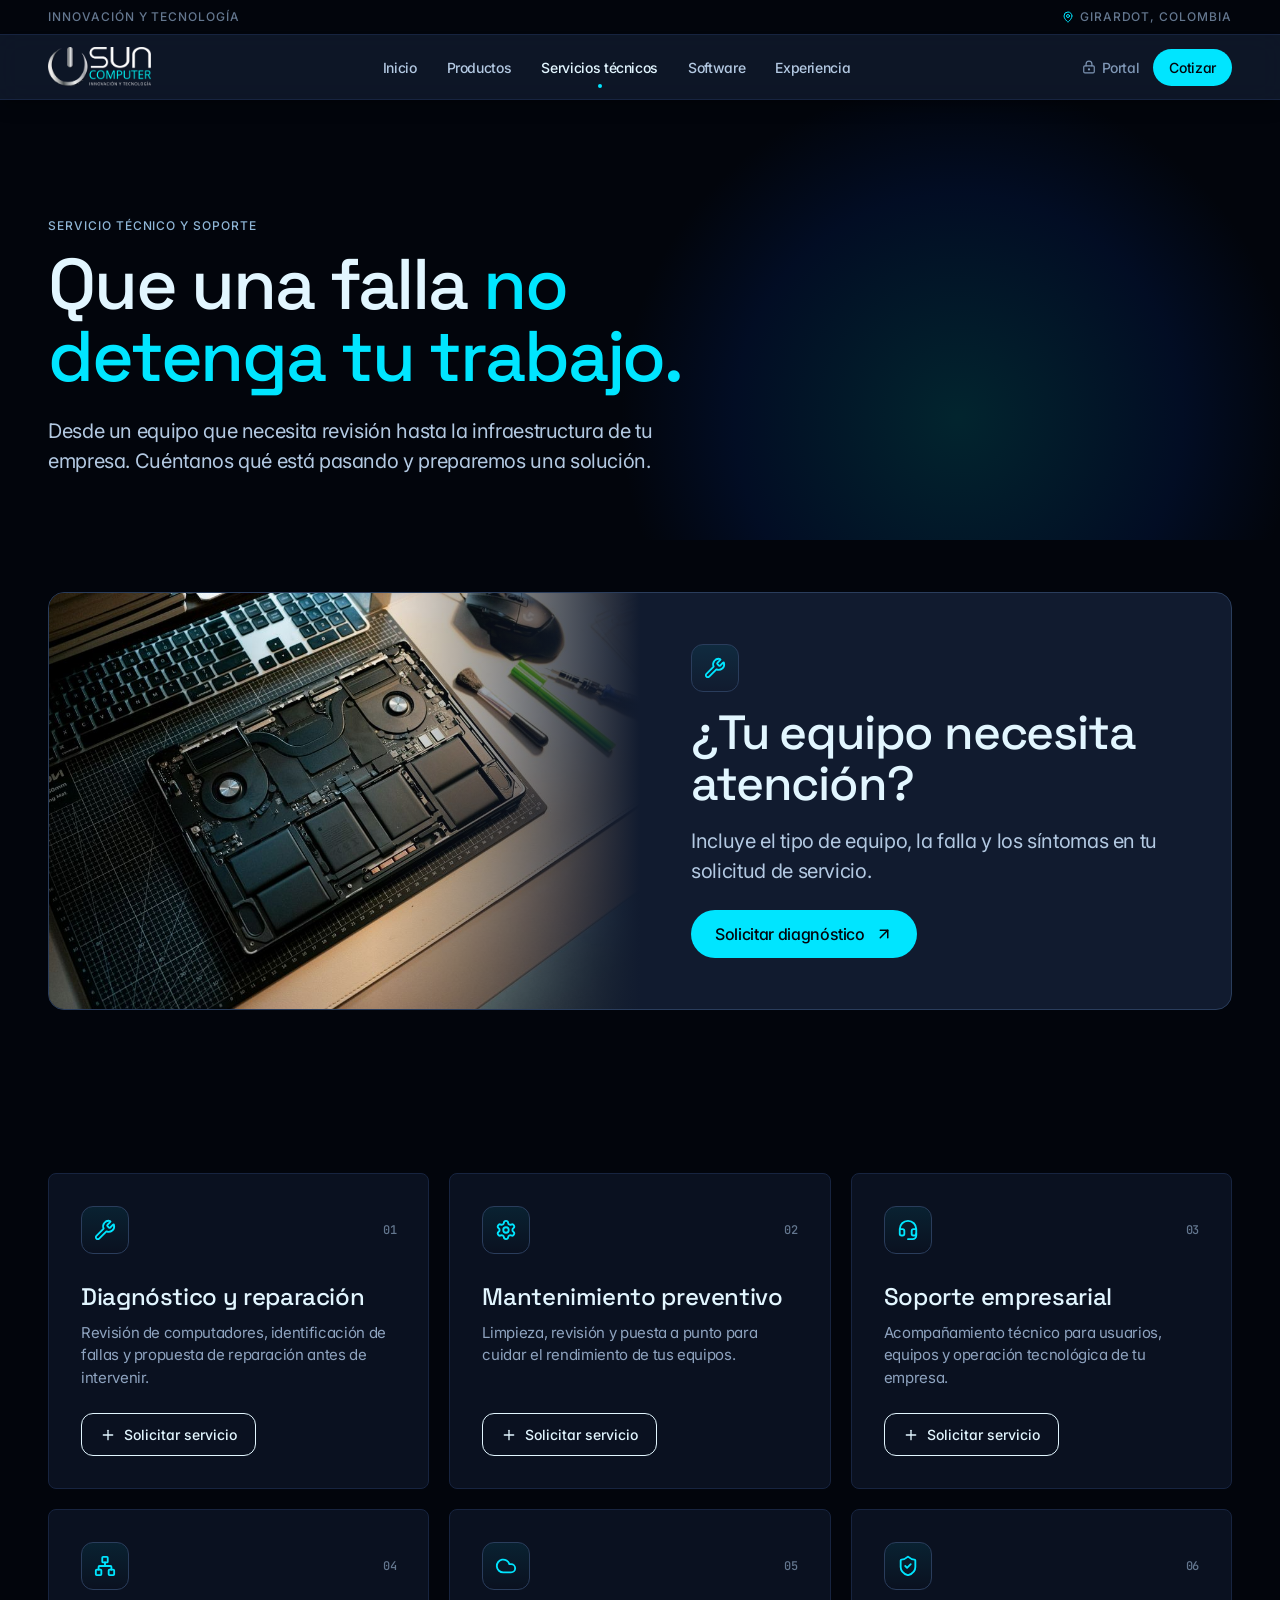
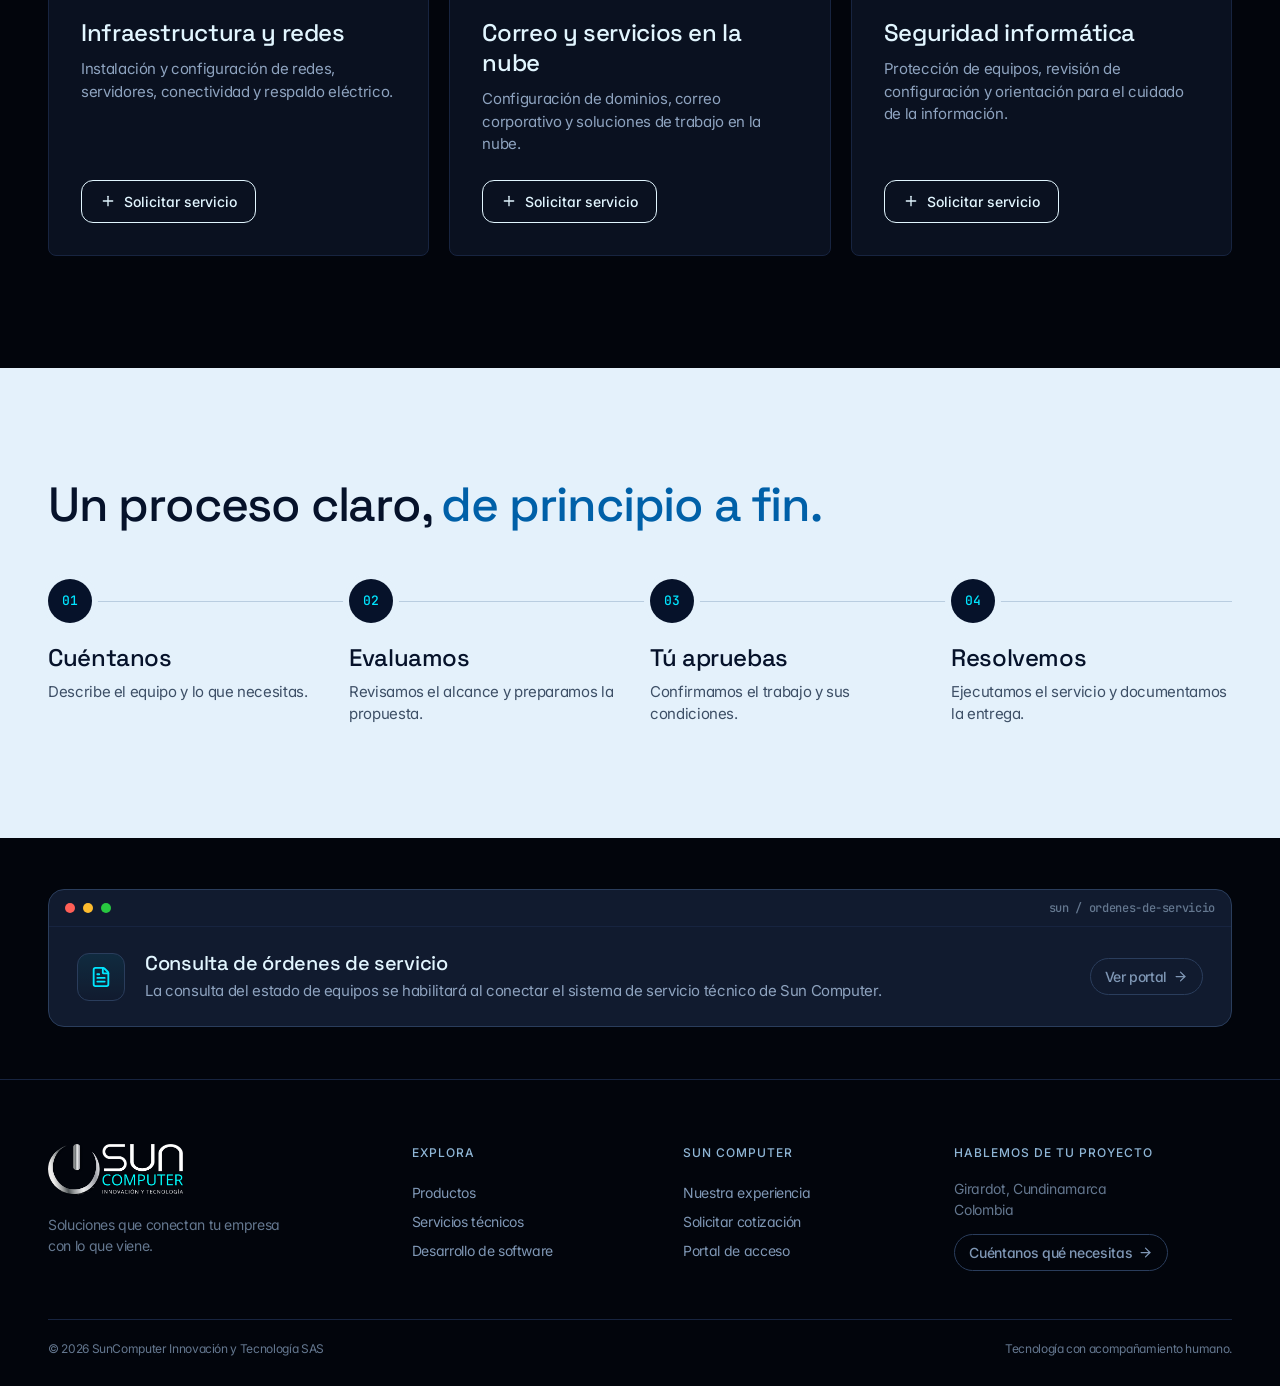
<file: servicios/index.html>
<!DOCTYPE html>
<html lang="es">
<head>
<meta charset="utf-8">
<meta name="viewport" content="width=device-width, initial-scale=1">
<meta name="theme-color" content="#02050c">
<title>Servicios técnicos | Sun Computer</title>
<meta name="description" content="Productos, soporte técnico y desarrollo de software. Sun Computer, Girardot, Colombia.">
<link rel="icon" href="../sun-symbol.png">
<link rel="preconnect" href="https://fonts.googleapis.com">
<link rel="preconnect" href="https://fonts.gstatic.com" crossorigin>
<link href="https://fonts.googleapis.com/css2?family=Inter:wght@400;500&family=JetBrains+Mono:wght@500&family=Space+Grotesk:wght@400;500&display=swap" rel="stylesheet">
<link rel="stylesheet" href="../assets/sun.css?v=11">
<script defer src="../assets/site.js"></script>
<script defer src="../assets/sun-motion.js?v=11"></script>
</head>
<body>
<a class="skip" href="#contenido">Saltar al contenido</a>

<div class="utility">
  <div class="wrap">
    <span>Innovación y tecnología</span>
    <span>
      <svg aria-hidden="true" viewBox="0 0 24 24" fill="none" stroke="currentColor" stroke-width="2" stroke-linecap="round" stroke-linejoin="round"><path d="M20 10c0 4.993-5.539 10.193-7.399 11.799a1 1 0 0 1-1.202 0C9.539 20.193 4 14.993 4 10a8 8 0 0 1 16 0"/><circle cx="12" cy="10" r="3"/></svg>
      Girardot, Colombia
    </span>
  </div>
</div>

<header class="header">
  <div class="wrap">
    <a class="logo" href="../" aria-label="Sun Computer, inicio">
      <img src="../assets/img/logo/sun-logo-web.png" alt="Sun Computer — Innovación y Tecnología" width="520" height="201">
    </a>
    <nav class="nav" aria-label="Navegación principal">
      <a href="../">Inicio</a>
      <a href="../productos/">Productos</a>
      <a href="../servicios/" aria-current="page">Servicios técnicos</a>
      <a href="../software/">Software</a>
      <a href="../experiencia/">Experiencia</a>
    </nav>
    <div class="header-actions">
      <a class="portal-link" href="../portal/" aria-label="Portal">
        <svg aria-hidden="true" viewBox="0 0 24 24" fill="none" stroke="currentColor" stroke-width="2" stroke-linecap="round" stroke-linejoin="round"><circle cx="12" cy="16" r="1"/><rect x="3" y="10" width="18" height="12" rx="2"/><path d="M7 10V7a5 5 0 0 1 10 0v3"/></svg>
        <span>Portal</span>
      </a>
      <a class="quote-link" href="../cotizar/">Cotizar</a>
      <button class="mobile-menu" type="button" aria-label="Abrir menú" aria-expanded="false">
        <svg aria-hidden="true" viewBox="0 0 24 24" fill="none" stroke="currentColor" stroke-width="2" stroke-linecap="round"><path d="M4 8h16"/><path d="M4 16h16"/></svg>
      </button>
    </div>
  </div>
</header>

<main id="contenido">
  <section class="page-hero">
    <div class="wrap">
      <span class="kicker reveal">Servicio técnico y soporte</span>
      <h1 class="display reveal" style="--d:1">Que una falla <span class="led">no detenga tu trabajo.</span></h1>
      <p class="lead reveal" style="--d:2">Desde un equipo que necesita revisión hasta la infraestructura de tu empresa. Cuéntanos qué está pasando y preparemos una solución.</p>
    </div>
  </section>

  <section class="band tight">
    <div class="wrap">
      <div class="spotlight glow reveal">
        <div class="spotlight-media"><img src="../assets/img/servicio-tecnico.jpg" alt="Portátil abierto durante una reparación" loading="lazy"></div>
        <div class="spotlight-body">
          <span class="feature-ico"><svg aria-hidden="true" viewBox="0 0 24 24" fill="none" stroke="currentColor" stroke-width="2" stroke-linecap="round" stroke-linejoin="round"><path d="M14.7 6.3a1 1 0 0 0 0 1.4l1.6 1.6a1 1 0 0 0 1.4 0l3.106-3.105c.32-.322.863-.22.983.218a6 6 0 0 1-8.259 7.057l-7.91 7.91a1 1 0 0 1-2.999-3l7.91-7.91a6 6 0 0 1 7.057-8.259c.438.12.54.662.219.984z"></path></svg></span>
          <h2 class="h2">¿Tu equipo necesita atención?</h2>
          <p class="lead">Incluye el tipo de equipo, la falla y los síntomas en tu solicitud de servicio.</p>
          <a class="btn btn-led" data-add="Diagnóstico y reparación" href="../cotizar/">Solicitar diagnóstico <svg aria-hidden="true" viewBox="0 0 24 24" fill="none" stroke="currentColor" stroke-width="2" stroke-linecap="round" stroke-linejoin="round"><path d="M7 7h10v10"></path><path d="M7 17 17 7"></path></svg></a>
        </div>
      </div>
    </div>
  </section>

  <section class="band">
    <div class="wrap">
      <div class="features">
        <article class="feature glow reveal" style="--d:0">
          <div class="feature-top"><span class="feature-ico"><svg aria-hidden="true" viewBox="0 0 24 24" fill="none" stroke="currentColor" stroke-width="2" stroke-linecap="round" stroke-linejoin="round"><path d="M14.7 6.3a1 1 0 0 0 0 1.4l1.6 1.6a1 1 0 0 0 1.4 0l3.106-3.105c.32-.322.863-.22.983.218a6 6 0 0 1-8.259 7.057l-7.91 7.91a1 1 0 0 1-2.999-3l7.91-7.91a6 6 0 0 1 7.057-8.259c.438.12.54.662.219.984z"></path></svg></span><span class="num">01</span></div>
          <h3 class="h3">Diagnóstico y reparación</h3>
          <p>Revisión de computadores, identificación de fallas y propuesta de reparación antes de intervenir.</p>
          <button class="add-button" type="button" data-add="Diagnóstico y reparación"><svg aria-hidden="true" viewBox="0 0 24 24" fill="none" stroke="currentColor" stroke-width="2" stroke-linecap="round" stroke-linejoin="round"><path d="M5 12h14"></path><path d="M12 5v14"></path></svg> Solicitar servicio</button>
        </article>
        <article class="feature glow reveal" style="--d:1">
          <div class="feature-top"><span class="feature-ico"><svg aria-hidden="true" viewBox="0 0 24 24" fill="none" stroke="currentColor" stroke-width="2" stroke-linecap="round" stroke-linejoin="round"><path d="M9.671 4.136a2.34 2.34 0 0 1 4.659 0 2.34 2.34 0 0 0 3.319 1.915 2.34 2.34 0 0 1 2.33 4.033 2.34 2.34 0 0 0 0 3.831 2.34 2.34 0 0 1-2.33 4.033 2.34 2.34 0 0 0-3.319 1.915 2.34 2.34 0 0 1-4.659 0 2.34 2.34 0 0 0-3.32-1.915 2.34 2.34 0 0 1-2.33-4.033 2.34 2.34 0 0 0 0-3.831A2.34 2.34 0 0 1 6.35 6.051a2.34 2.34 0 0 0 3.319-1.915"></path><circle cx="12" cy="12" r="3"></circle></svg></span><span class="num">02</span></div>
          <h3 class="h3">Mantenimiento preventivo</h3>
          <p>Limpieza, revisión y puesta a punto para cuidar el rendimiento de tus equipos.</p>
          <button class="add-button" type="button" data-add="Mantenimiento preventivo"><svg aria-hidden="true" viewBox="0 0 24 24" fill="none" stroke="currentColor" stroke-width="2" stroke-linecap="round" stroke-linejoin="round"><path d="M5 12h14"></path><path d="M12 5v14"></path></svg> Solicitar servicio</button>
        </article>
        <article class="feature glow reveal" style="--d:2">
          <div class="feature-top"><span class="feature-ico"><svg aria-hidden="true" viewBox="0 0 24 24" fill="none" stroke="currentColor" stroke-width="2" stroke-linecap="round" stroke-linejoin="round"><path d="M3 11h3a2 2 0 0 1 2 2v3a2 2 0 0 1-2 2H5a2 2 0 0 1-2-2v-5Zm0 0a9 9 0 1 1 18 0m0 0v5a2 2 0 0 1-2 2h-1a2 2 0 0 1-2-2v-3a2 2 0 0 1 2-2h3Z"></path><path d="M21 16v2a4 4 0 0 1-4 4h-5"></path></svg></span><span class="num">03</span></div>
          <h3 class="h3">Soporte empresarial</h3>
          <p>Acompañamiento técnico para usuarios, equipos y operación tecnológica de tu empresa.</p>
          <button class="add-button" type="button" data-add="Soporte empresarial"><svg aria-hidden="true" viewBox="0 0 24 24" fill="none" stroke="currentColor" stroke-width="2" stroke-linecap="round" stroke-linejoin="round"><path d="M5 12h14"></path><path d="M12 5v14"></path></svg> Solicitar servicio</button>
        </article>
        <article class="feature glow reveal" style="--d:0">
          <div class="feature-top"><span class="feature-ico"><svg aria-hidden="true" viewBox="0 0 24 24" fill="none" stroke="currentColor" stroke-width="2" stroke-linecap="round" stroke-linejoin="round"><rect height="6" rx="1" width="6" x="16" y="16"></rect><rect height="6" rx="1" width="6" x="2" y="16"></rect><rect height="6" rx="1" width="6" x="9" y="2"></rect><path d="M5 16v-3a1 1 0 0 1 1-1h12a1 1 0 0 1 1 1v3"></path><path d="M12 12V8"></path></svg></span><span class="num">04</span></div>
          <h3 class="h3">Infraestructura y redes</h3>
          <p>Instalación y configuración de redes, servidores, conectividad y respaldo eléctrico.</p>
          <button class="add-button" type="button" data-add="Infraestructura y redes"><svg aria-hidden="true" viewBox="0 0 24 24" fill="none" stroke="currentColor" stroke-width="2" stroke-linecap="round" stroke-linejoin="round"><path d="M5 12h14"></path><path d="M12 5v14"></path></svg> Solicitar servicio</button>
        </article>
        <article class="feature glow reveal" style="--d:1">
          <div class="feature-top"><span class="feature-ico"><svg aria-hidden="true" viewBox="0 0 24 24" fill="none" stroke="currentColor" stroke-width="2" stroke-linecap="round" stroke-linejoin="round"><path d="M17.5 19H9a7 7 0 1 1 6.71-9h1.79a4.5 4.5 0 1 1 0 9Z"></path></svg></span><span class="num">05</span></div>
          <h3 class="h3">Correo y servicios en la nube</h3>
          <p>Configuración de dominios, correo corporativo y soluciones de trabajo en la nube.</p>
          <button class="add-button" type="button" data-add="Correo y servicios en la nube"><svg aria-hidden="true" viewBox="0 0 24 24" fill="none" stroke="currentColor" stroke-width="2" stroke-linecap="round" stroke-linejoin="round"><path d="M5 12h14"></path><path d="M12 5v14"></path></svg> Solicitar servicio</button>
        </article>
        <article class="feature glow reveal" style="--d:2">
          <div class="feature-top"><span class="feature-ico"><svg aria-hidden="true" viewBox="0 0 24 24" fill="none" stroke="currentColor" stroke-width="2" stroke-linecap="round" stroke-linejoin="round"><path d="M20 13c0 5-3.5 7.5-7.66 8.95a1 1 0 0 1-.67-.01C7.5 20.5 4 18 4 13V6a1 1 0 0 1 1-1c2 0 4.5-1.2 6.24-2.72a1.17 1.17 0 0 1 1.52 0C14.51 3.81 17 5 19 5a1 1 0 0 1 1 1z"></path><path d="m9 12 2 2 4-4"></path></svg></span><span class="num">06</span></div>
          <h3 class="h3">Seguridad informática</h3>
          <p>Protección de equipos, revisión de configuración y orientación para el cuidado de la información.</p>
          <button class="add-button" type="button" data-add="Seguridad informática"><svg aria-hidden="true" viewBox="0 0 24 24" fill="none" stroke="currentColor" stroke-width="2" stroke-linecap="round" stroke-linejoin="round"><path d="M5 12h14"></path><path d="M12 5v14"></path></svg> Solicitar servicio</button>
        </article>
      </div>
    </div>
  </section>

  <section class="band frost">
    <div class="wrap">
      <h2 class="h2 reveal">Un proceso claro, <span class="led">de principio a fin.</span></h2>
      <ol class="steps">
        <li class="step reveal" style="--d:0"><span class="step-n">01</span><h3 class="h3">Cuéntanos</h3><p>Describe el equipo y lo que necesitas.</p></li>
        <li class="step reveal" style="--d:1"><span class="step-n">02</span><h3 class="h3">Evaluamos</h3><p>Revisamos el alcance y preparamos la propuesta.</p></li>
        <li class="step reveal" style="--d:2"><span class="step-n">03</span><h3 class="h3">Tú apruebas</h3><p>Confirmamos el trabajo y sus condiciones.</p></li>
        <li class="step reveal" style="--d:3"><span class="step-n">04</span><h3 class="h3">Resolvemos</h3><p>Ejecutamos el servicio y documentamos la entrega.</p></li>
      </ol>
    </div>
  </section>

  <section class="band tight">
    <div class="wrap">
      <div class="window notice reveal">
        <div class="window-bar" aria-hidden="true"><i></i><i></i><i></i><span>sun / ordenes-de-servicio</span></div>
        <div class="notice-body">
          <span class="feature-ico"><svg aria-hidden="true" viewBox="0 0 24 24" fill="none" stroke="currentColor" stroke-width="2" stroke-linecap="round" stroke-linejoin="round"><path d="M6 22a2 2 0 0 1-2-2V4a2 2 0 0 1 2-2h8a2.4 2.4 0 0 1 1.704.706l3.588 3.588A2.4 2.4 0 0 1 20 8v12a2 2 0 0 1-2 2z"></path><path d="M14 2v5a1 1 0 0 0 1 1h5"></path><path d="M10 9H8"></path><path d="M16 13H8"></path><path d="M16 17H8"></path></svg></span>
          <div><h3 class="h3">Consulta de órdenes de servicio</h3><p>La consulta del estado de equipos se habilitará al conectar el sistema de servicio técnico de Sun Computer.</p></div>
          <a class="chip" href="../portal/">Ver portal <svg aria-hidden="true" viewBox="0 0 24 24" fill="none" stroke="currentColor" stroke-width="2" stroke-linecap="round" stroke-linejoin="round"><path d="M5 12h14"></path><path d="m12 5 7 7-7 7"></path></svg></a>
        </div>
      </div>
    </div>
  </section>
</main>

<footer>
  <div class="wrap">
    <div class="footer-main">
      <div>
        <img src="../assets/img/logo/sun-logo-web.png" alt="Sun Computer" width="520" height="201" loading="lazy">
        <p>Soluciones que conectan tu empresa<br>con lo que viene.</p>
      </div>
      <div>
        <b>Explora</b>
        <a href="../productos/">Productos</a>
        <a href="../servicios/">Servicios técnicos</a>
        <a href="../software/">Desarrollo de software</a>
      </div>
      <div>
        <b>Sun Computer</b>
        <a href="../experiencia/">Nuestra experiencia</a>
        <a href="../cotizar/">Solicitar cotización</a>
        <a href="../portal/">Portal de acceso</a>
      </div>
      <div>
        <b>Hablemos de tu proyecto</b>
        <p>Girardot, Cundinamarca<br>Colombia</p>
        <a class="chip" href="../cotizar/">Cuéntanos qué necesitas
          <svg aria-hidden="true" viewBox="0 0 24 24" fill="none" stroke="currentColor" stroke-width="2" stroke-linecap="round" stroke-linejoin="round"><path d="M5 12h14"/><path d="m12 5 7 7-7 7"/></svg>
        </a>
      </div>
    </div>
    <div class="footer-bottom">
      <span>© 2026 SunComputer Innovación y Tecnología SAS</span>
      <span>Tecnología con acompañamiento humano.</span>
    </div>
  </div>
</footer>

</body>
</html>
</file>
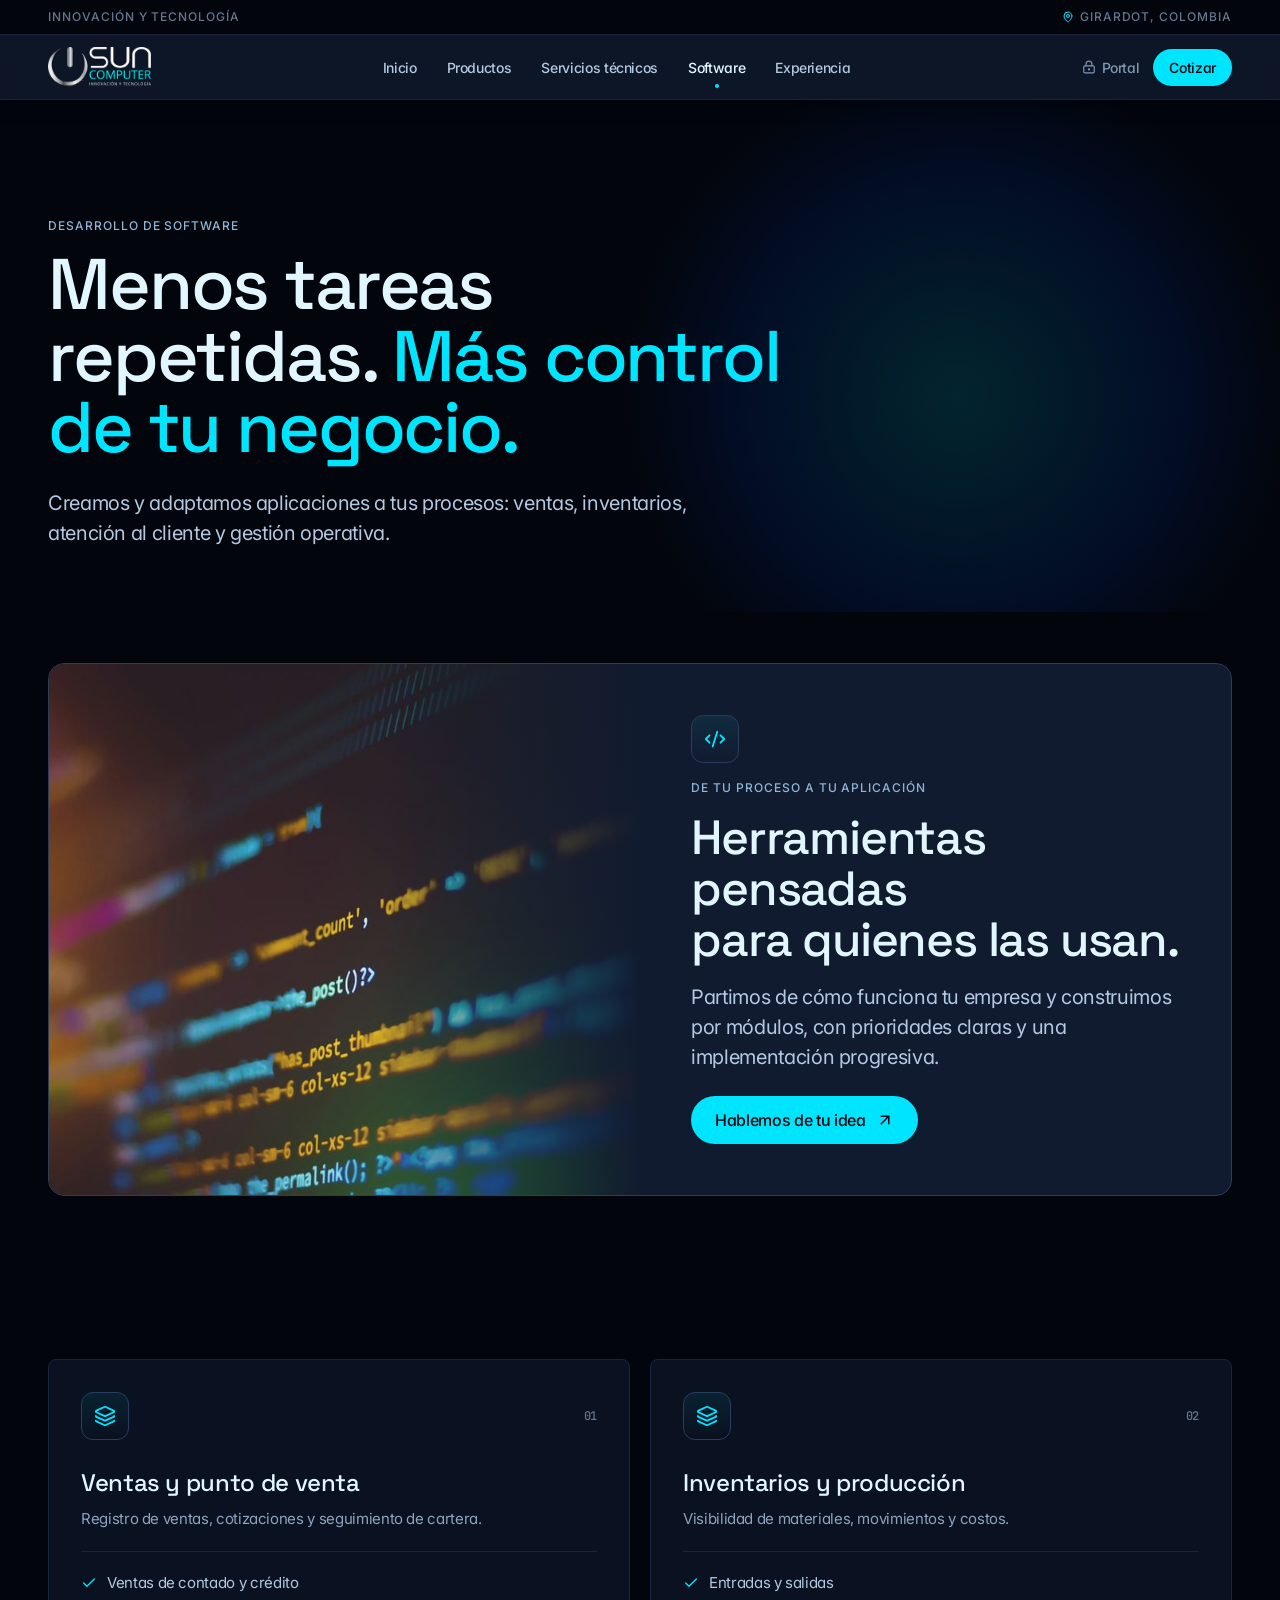
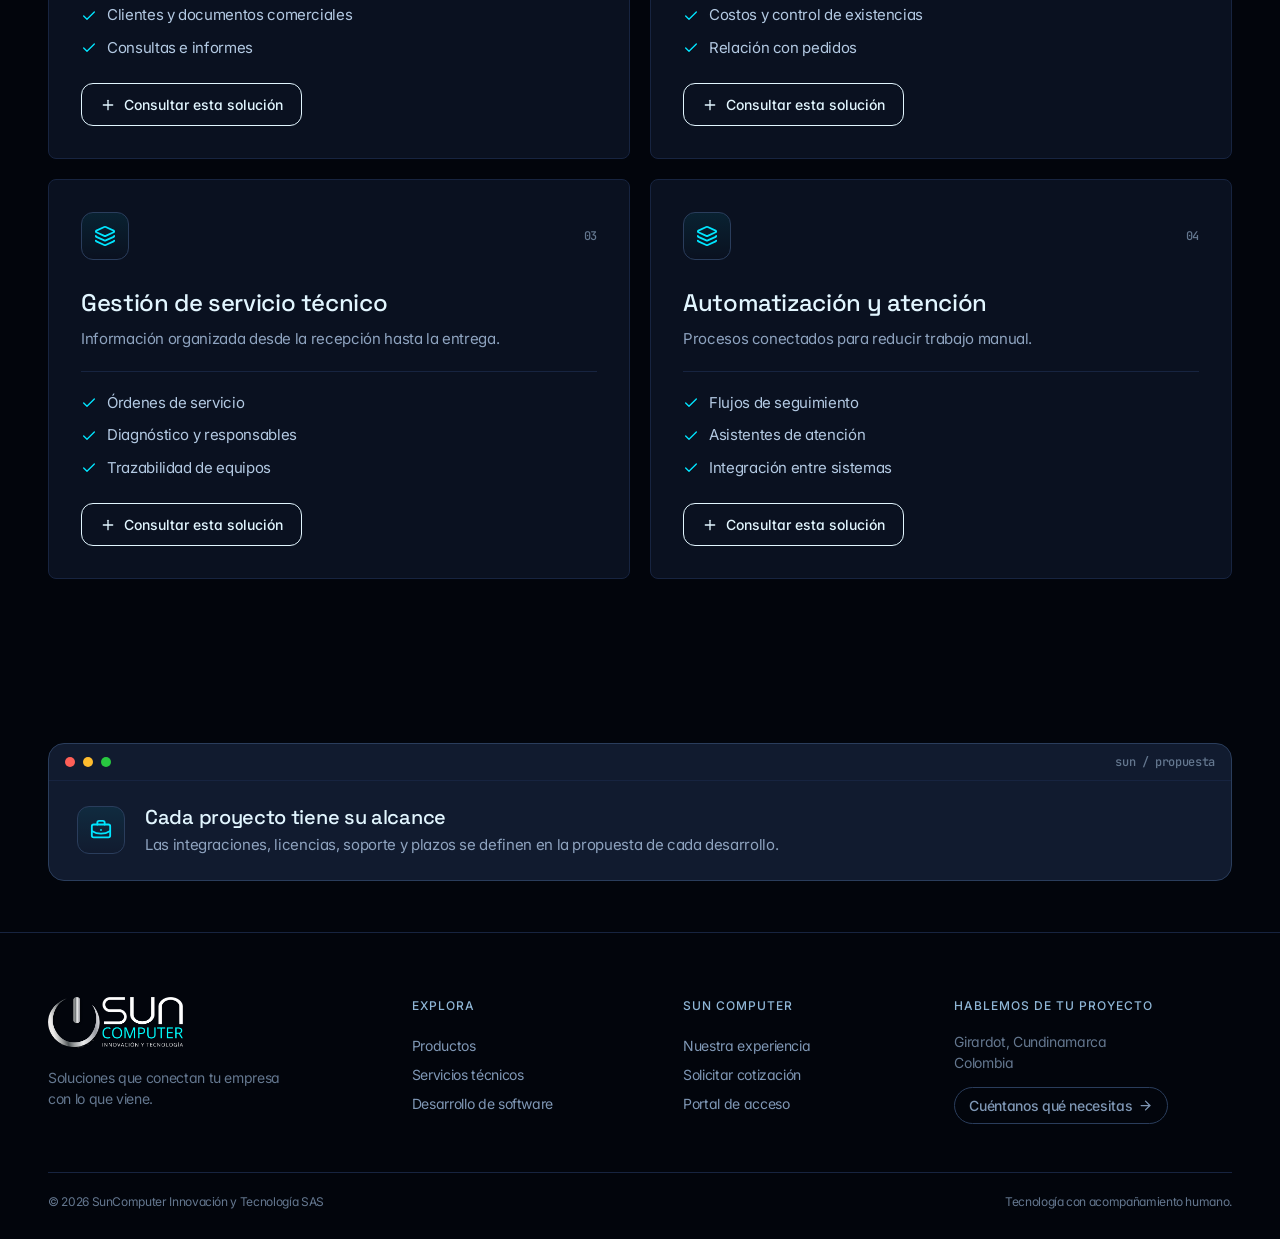
<file: software/index.html>
<!DOCTYPE html>
<html lang="es">
<head>
<meta charset="utf-8">
<meta name="viewport" content="width=device-width, initial-scale=1">
<meta name="theme-color" content="#02050c">
<title>Software | Sun Computer</title>
<meta name="description" content="Productos, soporte técnico y desarrollo de software. Sun Computer, Girardot, Colombia.">
<link rel="icon" href="../sun-symbol.png">
<link rel="preconnect" href="https://fonts.googleapis.com">
<link rel="preconnect" href="https://fonts.gstatic.com" crossorigin>
<link href="https://fonts.googleapis.com/css2?family=Inter:wght@400;500&family=JetBrains+Mono:wght@500&family=Space+Grotesk:wght@400;500&display=swap" rel="stylesheet">
<link rel="stylesheet" href="../assets/sun.css?v=11">
<script defer src="../assets/site.js"></script>
<script defer src="../assets/sun-motion.js?v=11"></script>
</head>
<body>
<a class="skip" href="#contenido">Saltar al contenido</a>

<div class="utility">
  <div class="wrap">
    <span>Innovación y tecnología</span>
    <span>
      <svg aria-hidden="true" viewBox="0 0 24 24" fill="none" stroke="currentColor" stroke-width="2" stroke-linecap="round" stroke-linejoin="round"><path d="M20 10c0 4.993-5.539 10.193-7.399 11.799a1 1 0 0 1-1.202 0C9.539 20.193 4 14.993 4 10a8 8 0 0 1 16 0"/><circle cx="12" cy="10" r="3"/></svg>
      Girardot, Colombia
    </span>
  </div>
</div>

<header class="header">
  <div class="wrap">
    <a class="logo" href="../" aria-label="Sun Computer, inicio">
      <img src="../assets/img/logo/sun-logo-web.png" alt="Sun Computer — Innovación y Tecnología" width="520" height="201">
    </a>
    <nav class="nav" aria-label="Navegación principal">
      <a href="../">Inicio</a>
      <a href="../productos/">Productos</a>
      <a href="../servicios/">Servicios técnicos</a>
      <a href="../software/" aria-current="page">Software</a>
      <a href="../experiencia/">Experiencia</a>
    </nav>
    <div class="header-actions">
      <a class="portal-link" href="../portal/" aria-label="Portal">
        <svg aria-hidden="true" viewBox="0 0 24 24" fill="none" stroke="currentColor" stroke-width="2" stroke-linecap="round" stroke-linejoin="round"><circle cx="12" cy="16" r="1"/><rect x="3" y="10" width="18" height="12" rx="2"/><path d="M7 10V7a5 5 0 0 1 10 0v3"/></svg>
        <span>Portal</span>
      </a>
      <a class="quote-link" href="../cotizar/">Cotizar</a>
      <button class="mobile-menu" type="button" aria-label="Abrir menú" aria-expanded="false">
        <svg aria-hidden="true" viewBox="0 0 24 24" fill="none" stroke="currentColor" stroke-width="2" stroke-linecap="round"><path d="M4 8h16"/><path d="M4 16h16"/></svg>
      </button>
    </div>
  </div>
</header>

<main id="contenido">
  <section class="page-hero">
    <div class="wrap">
      <span class="kicker reveal">Desarrollo de software</span>
      <h1 class="display reveal" style="--d:1">Menos tareas repetidas. <span class="led">Más control de tu negocio.</span></h1>
      <p class="lead reveal" style="--d:2">Creamos y adaptamos aplicaciones a tus procesos: ventas, inventarios, atención al cliente y gestión operativa.</p>
    </div>
  </section>

  <section class="band tight">
    <div class="wrap">
      <div class="spotlight glow reveal">
        <div class="spotlight-media"><img src="../assets/img/software-codigo.jpg" alt="Código de programación en una pantalla" loading="lazy"></div>
        <div class="spotlight-body">
          <span class="feature-ico"><svg aria-hidden="true" viewBox="0 0 24 24" fill="none" stroke="currentColor" stroke-width="2" stroke-linecap="round" stroke-linejoin="round"><path d="m18 16 4-4-4-4"></path><path d="m6 8-4 4 4 4"></path><path d="m14.5 4-5 16"></path></svg></span>
          <span class="kicker">De tu proceso a tu aplicación</span>
          <h2 class="h2">Herramientas pensadas<br>para quienes las usan.</h2>
          <p class="lead">Partimos de cómo funciona tu empresa y construimos por módulos, con prioridades claras y una implementación progresiva.</p>
          <a class="btn btn-led" data-add="Desarrollo de software a la medida" href="../cotizar/">Hablemos de tu idea <svg aria-hidden="true" viewBox="0 0 24 24" fill="none" stroke="currentColor" stroke-width="2" stroke-linecap="round" stroke-linejoin="round"><path d="M7 7h10v10"></path><path d="M7 17 17 7"></path></svg></a>
        </div>
      </div>
    </div>
  </section>

  <section class="band">
    <div class="wrap">
      <div class="features two">
        <article class="feature glow reveal" style="--d:0">
          <div class="feature-top"><span class="feature-ico"><svg aria-hidden="true" viewBox="0 0 24 24" fill="none" stroke="currentColor" stroke-width="2" stroke-linecap="round" stroke-linejoin="round"><path d="M12.83 2.18a2 2 0 0 0-1.66 0L2.6 6.08a1 1 0 0 0 0 1.83l8.58 3.91a2 2 0 0 0 1.66 0l8.58-3.9a1 1 0 0 0 0-1.83z"></path><path d="M2 12a1 1 0 0 0 .58.91l8.6 3.91a2 2 0 0 0 1.65 0l8.58-3.9A1 1 0 0 0 22 12"></path><path d="M2 17a1 1 0 0 0 .58.91l8.6 3.91a2 2 0 0 0 1.65 0l8.58-3.9A1 1 0 0 0 22 17"></path></svg></span><span class="num">01</span></div>
          <h3 class="h3">Ventas y punto de venta</h3>
          <p>Registro de ventas, cotizaciones y seguimiento de cartera.</p>
          <ul class="checks"><li><svg aria-hidden="true" viewBox="0 0 24 24" fill="none" stroke="currentColor" stroke-width="2" stroke-linecap="round" stroke-linejoin="round"><path d="M20 6 9 17l-5-5"></path></svg>Ventas de contado y crédito</li><li><svg aria-hidden="true" viewBox="0 0 24 24" fill="none" stroke="currentColor" stroke-width="2" stroke-linecap="round" stroke-linejoin="round"><path d="M20 6 9 17l-5-5"></path></svg>Clientes y documentos comerciales</li><li><svg aria-hidden="true" viewBox="0 0 24 24" fill="none" stroke="currentColor" stroke-width="2" stroke-linecap="round" stroke-linejoin="round"><path d="M20 6 9 17l-5-5"></path></svg>Consultas e informes</li></ul>
          <button class="add-button" type="button" data-add="Ventas y punto de venta"><svg aria-hidden="true" viewBox="0 0 24 24" fill="none" stroke="currentColor" stroke-width="2" stroke-linecap="round" stroke-linejoin="round"><path d="M5 12h14"></path><path d="M12 5v14"></path></svg> Consultar esta solución</button>
        </article>
        <article class="feature glow reveal" style="--d:1">
          <div class="feature-top"><span class="feature-ico"><svg aria-hidden="true" viewBox="0 0 24 24" fill="none" stroke="currentColor" stroke-width="2" stroke-linecap="round" stroke-linejoin="round"><path d="M12.83 2.18a2 2 0 0 0-1.66 0L2.6 6.08a1 1 0 0 0 0 1.83l8.58 3.91a2 2 0 0 0 1.66 0l8.58-3.9a1 1 0 0 0 0-1.83z"></path><path d="M2 12a1 1 0 0 0 .58.91l8.6 3.91a2 2 0 0 0 1.65 0l8.58-3.9A1 1 0 0 0 22 12"></path><path d="M2 17a1 1 0 0 0 .58.91l8.6 3.91a2 2 0 0 0 1.65 0l8.58-3.9A1 1 0 0 0 22 17"></path></svg></span><span class="num">02</span></div>
          <h3 class="h3">Inventarios y producción</h3>
          <p>Visibilidad de materiales, movimientos y costos.</p>
          <ul class="checks"><li><svg aria-hidden="true" viewBox="0 0 24 24" fill="none" stroke="currentColor" stroke-width="2" stroke-linecap="round" stroke-linejoin="round"><path d="M20 6 9 17l-5-5"></path></svg>Entradas y salidas</li><li><svg aria-hidden="true" viewBox="0 0 24 24" fill="none" stroke="currentColor" stroke-width="2" stroke-linecap="round" stroke-linejoin="round"><path d="M20 6 9 17l-5-5"></path></svg>Costos y control de existencias</li><li><svg aria-hidden="true" viewBox="0 0 24 24" fill="none" stroke="currentColor" stroke-width="2" stroke-linecap="round" stroke-linejoin="round"><path d="M20 6 9 17l-5-5"></path></svg>Relación con pedidos</li></ul>
          <button class="add-button" type="button" data-add="Inventarios y producción"><svg aria-hidden="true" viewBox="0 0 24 24" fill="none" stroke="currentColor" stroke-width="2" stroke-linecap="round" stroke-linejoin="round"><path d="M5 12h14"></path><path d="M12 5v14"></path></svg> Consultar esta solución</button>
        </article>
        <article class="feature glow reveal" style="--d:0">
          <div class="feature-top"><span class="feature-ico"><svg aria-hidden="true" viewBox="0 0 24 24" fill="none" stroke="currentColor" stroke-width="2" stroke-linecap="round" stroke-linejoin="round"><path d="M12.83 2.18a2 2 0 0 0-1.66 0L2.6 6.08a1 1 0 0 0 0 1.83l8.58 3.91a2 2 0 0 0 1.66 0l8.58-3.9a1 1 0 0 0 0-1.83z"></path><path d="M2 12a1 1 0 0 0 .58.91l8.6 3.91a2 2 0 0 0 1.65 0l8.58-3.9A1 1 0 0 0 22 12"></path><path d="M2 17a1 1 0 0 0 .58.91l8.6 3.91a2 2 0 0 0 1.65 0l8.58-3.9A1 1 0 0 0 22 17"></path></svg></span><span class="num">03</span></div>
          <h3 class="h3">Gestión de servicio técnico</h3>
          <p>Información organizada desde la recepción hasta la entrega.</p>
          <ul class="checks"><li><svg aria-hidden="true" viewBox="0 0 24 24" fill="none" stroke="currentColor" stroke-width="2" stroke-linecap="round" stroke-linejoin="round"><path d="M20 6 9 17l-5-5"></path></svg>Órdenes de servicio</li><li><svg aria-hidden="true" viewBox="0 0 24 24" fill="none" stroke="currentColor" stroke-width="2" stroke-linecap="round" stroke-linejoin="round"><path d="M20 6 9 17l-5-5"></path></svg>Diagnóstico y responsables</li><li><svg aria-hidden="true" viewBox="0 0 24 24" fill="none" stroke="currentColor" stroke-width="2" stroke-linecap="round" stroke-linejoin="round"><path d="M20 6 9 17l-5-5"></path></svg>Trazabilidad de equipos</li></ul>
          <button class="add-button" type="button" data-add="Gestión de servicio técnico"><svg aria-hidden="true" viewBox="0 0 24 24" fill="none" stroke="currentColor" stroke-width="2" stroke-linecap="round" stroke-linejoin="round"><path d="M5 12h14"></path><path d="M12 5v14"></path></svg> Consultar esta solución</button>
        </article>
        <article class="feature glow reveal" style="--d:1">
          <div class="feature-top"><span class="feature-ico"><svg aria-hidden="true" viewBox="0 0 24 24" fill="none" stroke="currentColor" stroke-width="2" stroke-linecap="round" stroke-linejoin="round"><path d="M12.83 2.18a2 2 0 0 0-1.66 0L2.6 6.08a1 1 0 0 0 0 1.83l8.58 3.91a2 2 0 0 0 1.66 0l8.58-3.9a1 1 0 0 0 0-1.83z"></path><path d="M2 12a1 1 0 0 0 .58.91l8.6 3.91a2 2 0 0 0 1.65 0l8.58-3.9A1 1 0 0 0 22 12"></path><path d="M2 17a1 1 0 0 0 .58.91l8.6 3.91a2 2 0 0 0 1.65 0l8.58-3.9A1 1 0 0 0 22 17"></path></svg></span><span class="num">04</span></div>
          <h3 class="h3">Automatización y atención</h3>
          <p>Procesos conectados para reducir trabajo manual.</p>
          <ul class="checks"><li><svg aria-hidden="true" viewBox="0 0 24 24" fill="none" stroke="currentColor" stroke-width="2" stroke-linecap="round" stroke-linejoin="round"><path d="M20 6 9 17l-5-5"></path></svg>Flujos de seguimiento</li><li><svg aria-hidden="true" viewBox="0 0 24 24" fill="none" stroke="currentColor" stroke-width="2" stroke-linecap="round" stroke-linejoin="round"><path d="M20 6 9 17l-5-5"></path></svg>Asistentes de atención</li><li><svg aria-hidden="true" viewBox="0 0 24 24" fill="none" stroke="currentColor" stroke-width="2" stroke-linecap="round" stroke-linejoin="round"><path d="M20 6 9 17l-5-5"></path></svg>Integración entre sistemas</li></ul>
          <button class="add-button" type="button" data-add="Automatización y atención"><svg aria-hidden="true" viewBox="0 0 24 24" fill="none" stroke="currentColor" stroke-width="2" stroke-linecap="round" stroke-linejoin="round"><path d="M5 12h14"></path><path d="M12 5v14"></path></svg> Consultar esta solución</button>
        </article>
      </div>
    </div>
  </section>

  <section class="band tight">
    <div class="wrap">
      <div class="window notice reveal">
        <div class="window-bar" aria-hidden="true"><i></i><i></i><i></i><span>sun / propuesta</span></div>
        <div class="notice-body">
          <span class="feature-ico"><svg aria-hidden="true" viewBox="0 0 24 24" fill="none" stroke="currentColor" stroke-width="2" stroke-linecap="round" stroke-linejoin="round"><path d="M12 12h.01"></path><path d="M16 6V4a2 2 0 0 0-2-2h-4a2 2 0 0 0-2 2v2"></path><path d="M22 13a18.15 18.15 0 0 1-20 0"></path><rect height="14" rx="2" width="20" x="2" y="6"></rect></svg></span>
          <div><h3 class="h3">Cada proyecto tiene su alcance</h3><p>Las integraciones, licencias, soporte y plazos se definen en la propuesta de cada desarrollo.</p></div>
        </div>
      </div>
    </div>
  </section>
</main>

<footer>
  <div class="wrap">
    <div class="footer-main">
      <div>
        <img src="../assets/img/logo/sun-logo-web.png" alt="Sun Computer" width="520" height="201" loading="lazy">
        <p>Soluciones que conectan tu empresa<br>con lo que viene.</p>
      </div>
      <div>
        <b>Explora</b>
        <a href="../productos/">Productos</a>
        <a href="../servicios/">Servicios técnicos</a>
        <a href="../software/">Desarrollo de software</a>
      </div>
      <div>
        <b>Sun Computer</b>
        <a href="../experiencia/">Nuestra experiencia</a>
        <a href="../cotizar/">Solicitar cotización</a>
        <a href="../portal/">Portal de acceso</a>
      </div>
      <div>
        <b>Hablemos de tu proyecto</b>
        <p>Girardot, Cundinamarca<br>Colombia</p>
        <a class="chip" href="../cotizar/">Cuéntanos qué necesitas
          <svg aria-hidden="true" viewBox="0 0 24 24" fill="none" stroke="currentColor" stroke-width="2" stroke-linecap="round" stroke-linejoin="round"><path d="M5 12h14"/><path d="m12 5 7 7-7 7"/></svg>
        </a>
      </div>
    </div>
    <div class="footer-bottom">
      <span>© 2026 SunComputer Innovación y Tecnología SAS</span>
      <span>Tecnología con acompañamiento humano.</span>
    </div>
  </div>
</footer>

</body>
</html>
</file>
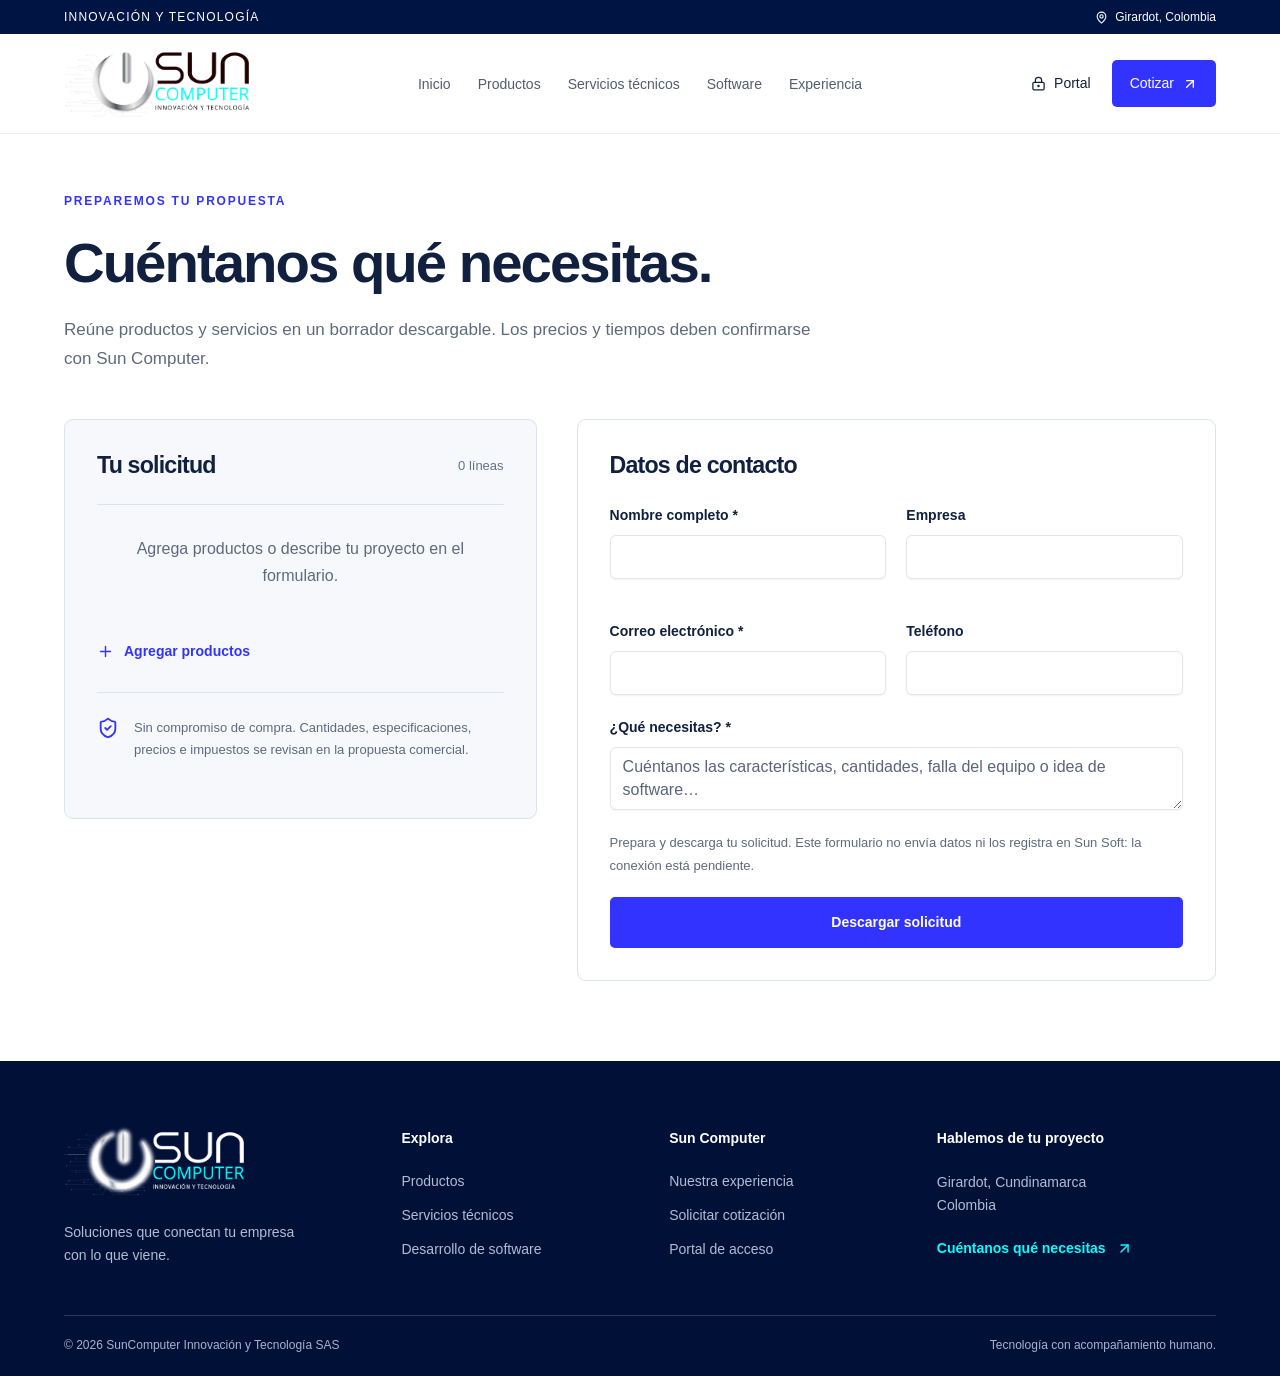
<file: _original/cotizar.html>
<!DOCTYPE html>
<html lang="es"><head><meta charset="utf-8"/><meta content="width=device-width, initial-scale=1" name="viewport"/><link as="image" href="../sun-logo.png" rel="preload"/><link as="image" href="../sun-logo-light.png" rel="preload"/><title>Sun Computer | Innovación y Tecnología</title><meta content="Productos, soporte técnico y desarrollo de software. Sun Computer, Girardot, Colombia." name="description"/><link href="../sun-symbol.png" rel="icon"/><link href="../assets/site.css" rel="stylesheet"/><script defer="" src="../assets/site.js"></script></head><body><div class="topline"><span>INNOVACIÓN Y TECNOLOGÍA</span><span><svg aria-hidden="true" class="lucide lucide-map-pin" fill="none" height="13" stroke="currentColor" stroke-linecap="round" stroke-linejoin="round" stroke-width="2" viewbox="0 0 24 24" width="13" xmlns="http://www.w3.org/2000/svg"><path d="M20 10c0 4.993-5.539 10.193-7.399 11.799a1 1 0 0 1-1.202 0C9.539 20.193 4 14.993 4 10a8 8 0 0 1 16 0"></path><circle cx="12" cy="10" r="3"></circle></svg> Girardot, Colombia</span></div><header class="header"><a aria-label="Sun Computer, inicio" class="logo" href="../"><img alt="Sun Computer — Innovación y Tecnología" height="704" src="../sun-logo.png" width="1937"/></a><nav aria-label="Navegación principal" class="nav"><a href="../">Inicio</a><a href="../productos/">Productos</a><a href="../servicios/">Servicios técnicos</a><a href="../software/">Software</a><a href="../experiencia/">Experiencia</a></nav><div class="header-actions"><a class="portal-link" href="../portal/"><svg aria-hidden="true" class="lucide lucide-lock-keyhole" fill="none" height="15" stroke="currentColor" stroke-linecap="round" stroke-linejoin="round" stroke-width="2" viewbox="0 0 24 24" width="15" xmlns="http://www.w3.org/2000/svg"><circle cx="12" cy="16" r="1"></circle><rect height="12" rx="2" width="18" x="3" y="10"></rect><path d="M7 10V7a5 5 0 0 1 10 0v3"></path></svg> Portal</a><a class="quote-link" href="../cotizar/">Cotizar <svg aria-hidden="true" class="lucide lucide-arrow-up-right" fill="none" height="16" stroke="currentColor" stroke-linecap="round" stroke-linejoin="round" stroke-width="2" viewbox="0 0 24 24" width="16" xmlns="http://www.w3.org/2000/svg"><path d="M7 7h10v10"></path><path d="M7 17 17 7"></path></svg></a><button aria-expanded="false" aria-label="Abrir menú" class="mobile-menu" type="button"><svg aria-hidden="true" class="lucide lucide-menu" fill="none" height="24" stroke="currentColor" stroke-linecap="round" stroke-linejoin="round" stroke-width="2" viewbox="0 0 24 24" width="24" xmlns="http://www.w3.org/2000/svg"><path d="M4 5h16"></path><path d="M4 12h16"></path><path d="M4 19h16"></path></svg></button></div></header><main id="contenido"><section class="section page-section"><div class="page-title"><span class="eyebrow">PREPAREMOS TU PROPUESTA</span><h1>Cuéntanos qué necesitas.</h1><p>Reúne productos y servicios en un borrador descargable. Los precios y tiempos deben confirmarse con Sun Computer.</p></div><div class="quote-layout"><div class="quote-items"><div class="quote-heading"><h2>Tu solicitud</h2><span>0 líneas</span></div><div class="empty-small"><svg aria-hidden="true" class="lucide lucide-shopping-bag" fill="none" height="30" stroke="currentColor" stroke-linecap="round" stroke-linejoin="round" stroke-width="2" viewbox="0 0 24 24" width="30" xmlns="http://www.w3.org/2000/svg"><path d="M16 10a4 4 0 0 1-8 0"></path><path d="M3.103 6.034h17.794"></path><path d="M3.4 5.467a2 2 0 0 0-.4 1.2V20a2 2 0 0 0 2 2h14a2 2 0 0 0 2-2V6.667a2 2 0 0 0-.4-1.2l-2-2.667A2 2 0 0 0 17 2H7a2 2 0 0 0-1.6.8z"></path></svg><h3>Empecemos por tu necesidad</h3><p>Agrega productos o describe directamente el servicio o proyecto en el formulario.</p></div><a class="text-link" href="../productos/"><svg aria-hidden="true" class="lucide lucide-plus" fill="none" height="17" stroke="currentColor" stroke-linecap="round" stroke-linejoin="round" stroke-width="2" viewbox="0 0 24 24" width="17" xmlns="http://www.w3.org/2000/svg"><path d="M5 12h14"></path><path d="M12 5v14"></path></svg> Agregar productos</a><div class="quote-info"><svg aria-hidden="true" class="lucide lucide-shield-check" fill="none" height="22" stroke="currentColor" stroke-linecap="round" stroke-linejoin="round" stroke-width="2" viewbox="0 0 24 24" width="22" xmlns="http://www.w3.org/2000/svg"><path d="M20 13c0 5-3.5 7.5-7.66 8.95a1 1 0 0 1-.67-.01C7.5 20.5 4 18 4 13V6a1 1 0 0 1 1-1c2 0 4.5-1.2 6.24-2.72a1.17 1.17 0 0 1 1.52 0C14.51 3.81 17 5 19 5a1 1 0 0 1 1 1z"></path><path d="m9 12 2 2 4-4"></path></svg><p>Sin compromiso de compra. Cantidades, especificaciones, precios e impuestos se revisan en la propuesta comercial.</p></div></div><form class="quote-form"><h2>Datos de contacto</h2><div class="form-grid"><label>Nombre completo *<input autocomplete="name" class="h-9 w-full min-w-0 rounded-md border border-input bg-transparent px-3 py-1 text-base shadow-xs transition-[color,box-shadow] outline-none selection:bg-primary selection:text-primary-foreground file:inline-flex file:h-7 file:border-0 file:bg-transparent file:text-sm file:font-medium file:text-foreground placeholder:text-muted-foreground disabled:pointer-events-none disabled:cursor-not-allowed disabled:opacity-50 md:text-sm dark:bg-input/30 focus-visible:border-ring focus-visible:ring-[3px] focus-visible:ring-ring/50 aria-invalid:border-destructive aria-invalid:ring-destructive/20 dark:aria-invalid:ring-destructive/40" maxlength="120" name="name" required=""/></label><label>Empresa<input autocomplete="organization" class="h-9 w-full min-w-0 rounded-md border border-input bg-transparent px-3 py-1 text-base shadow-xs transition-[color,box-shadow] outline-none selection:bg-primary selection:text-primary-foreground file:inline-flex file:h-7 file:border-0 file:bg-transparent file:text-sm file:font-medium file:text-foreground placeholder:text-muted-foreground disabled:pointer-events-none disabled:cursor-not-allowed disabled:opacity-50 md:text-sm dark:bg-input/30 focus-visible:border-ring focus-visible:ring-[3px] focus-visible:ring-ring/50 aria-invalid:border-destructive aria-invalid:ring-destructive/20 dark:aria-invalid:ring-destructive/40" maxlength="160" name="company"/></label><label>Correo electrónico *<input autocomplete="email" class="h-9 w-full min-w-0 rounded-md border border-input bg-transparent px-3 py-1 text-base shadow-xs transition-[color,box-shadow] outline-none selection:bg-primary selection:text-primary-foreground file:inline-flex file:h-7 file:border-0 file:bg-transparent file:text-sm file:font-medium file:text-foreground placeholder:text-muted-foreground disabled:pointer-events-none disabled:cursor-not-allowed disabled:opacity-50 md:text-sm dark:bg-input/30 focus-visible:border-ring focus-visible:ring-[3px] focus-visible:ring-ring/50 aria-invalid:border-destructive aria-invalid:ring-destructive/20 dark:aria-invalid:ring-destructive/40" maxlength="160" name="email" required="" type="email"/></label><label>Teléfono<input autocomplete="tel" class="h-9 w-full min-w-0 rounded-md border border-input bg-transparent px-3 py-1 text-base shadow-xs transition-[color,box-shadow] outline-none selection:bg-primary selection:text-primary-foreground file:inline-flex file:h-7 file:border-0 file:bg-transparent file:text-sm file:font-medium file:text-foreground placeholder:text-muted-foreground disabled:pointer-events-none disabled:cursor-not-allowed disabled:opacity-50 md:text-sm dark:bg-input/30 focus-visible:border-ring focus-visible:ring-[3px] focus-visible:ring-ring/50 aria-invalid:border-destructive aria-invalid:ring-destructive/20 dark:aria-invalid:ring-destructive/40" maxlength="30" name="phone" type="tel"/></label></div><label>¿Qué necesitas? *<textarea class="flex field-sizing-content min-h-16 w-full rounded-md border border-input bg-transparent px-3 py-2 text-base shadow-xs transition-[color,box-shadow] outline-none placeholder:text-muted-foreground focus-visible:border-ring focus-visible:ring-[3px] focus-visible:ring-ring/50 disabled:cursor-not-allowed disabled:opacity-50 aria-invalid:border-destructive aria-invalid:ring-destructive/20 md:text-sm dark:bg-input/30 dark:aria-invalid:ring-destructive/40" maxlength="4000" minlength="10" name="message" placeholder="Cuéntanos las características, cantidades, falla del equipo o idea de software…" required="" rows="5"></textarea></label><p class="form-note">Prepara y descarga tu solicitud. Este formulario no envía datos ni los registra en Sun Soft: la conexión está pendiente.</p><button class="button primary" type="submit">Descargar solicitud</button></form></div></section></main><footer><div class="footer-main"><div><img alt="Sun Computer" height="230" src="../sun-logo-light.png" width="466"/><p>Soluciones que conectan tu empresa<br/>con lo que viene.</p></div><div><b>Explora</b><a href="../productos/">Productos</a><a href="../servicios/">Servicios técnicos</a><a href="../software/">Desarrollo de software</a></div><div><b>Sun Computer</b><a href="../experiencia/">Nuestra experiencia</a><a href="../cotizar/">Solicitar cotización</a><a href="../portal/">Portal de acceso</a></div><div><b>Hablemos de tu proyecto</b><p>Girardot, Cundinamarca<br/>Colombia</p><a class="text-link" href="../cotizar/">Cuéntanos qué necesitas <svg aria-hidden="true" class="lucide lucide-arrow-up-right" fill="none" height="17" stroke="currentColor" stroke-linecap="round" stroke-linejoin="round" stroke-width="2" viewbox="0 0 24 24" width="17" xmlns="http://www.w3.org/2000/svg"><path d="M7 7h10v10"></path><path d="M7 17 17 7"></path></svg></a></div></div><div class="footer-bottom"><span>© 2026 SunComputer Innovación y Tecnología SAS</span><span>Tecnología con acompañamiento humano.</span></div></footer></body></html>
</file>
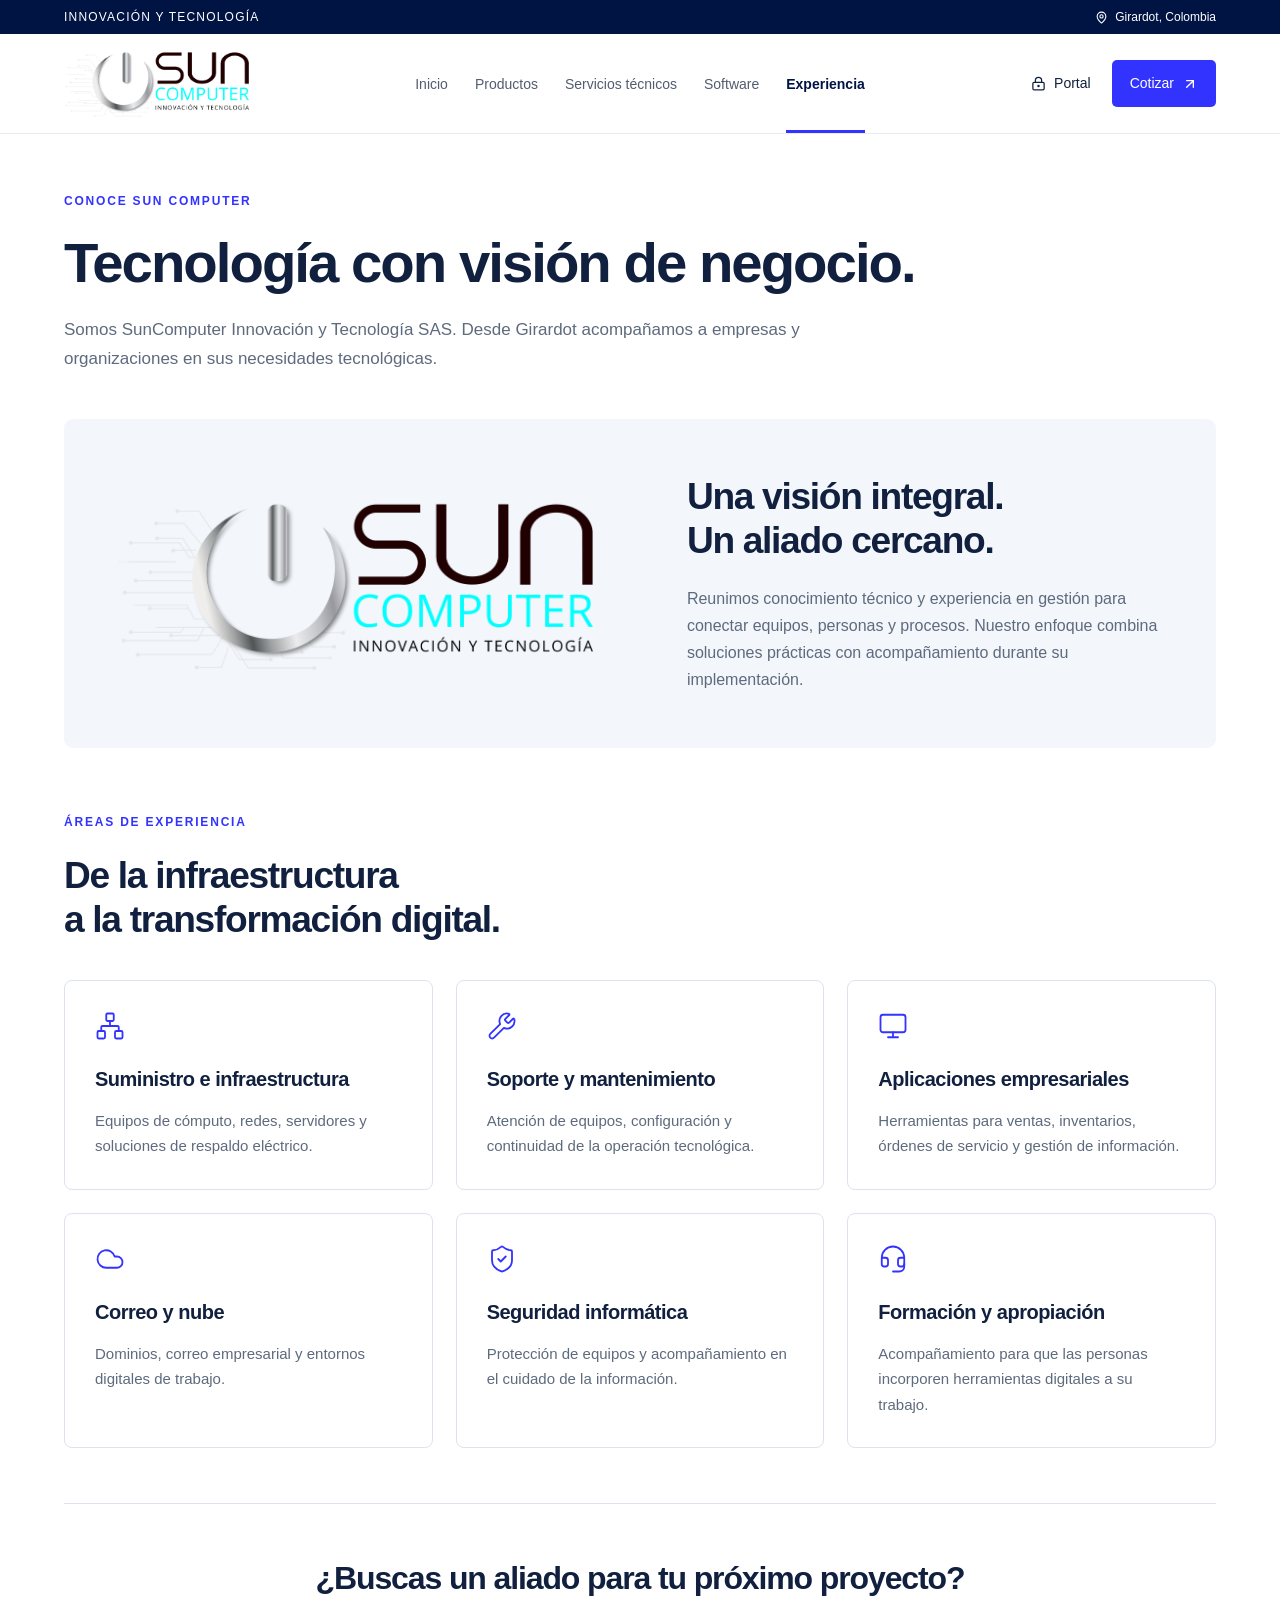
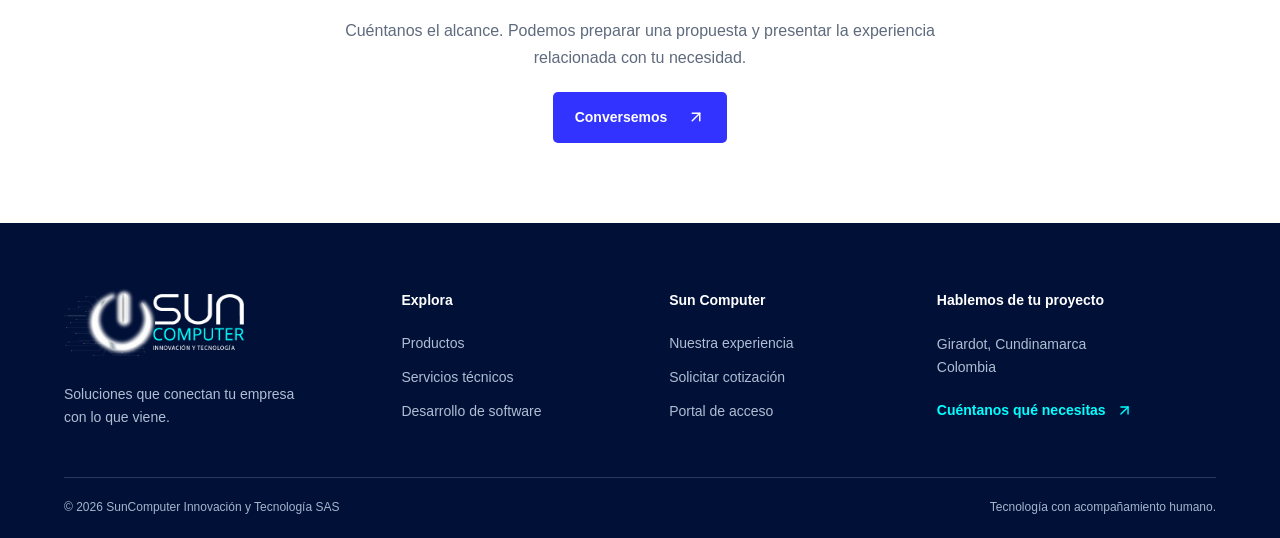
<file: _original/experiencia.html>
<!DOCTYPE html>
<html lang="es"><head><meta charset="utf-8"/><meta content="width=device-width, initial-scale=1" name="viewport"/><link as="image" href="/sun-logo.png" rel="preload"/><link as="image" href="/sun-logo-light.png" rel="preload"/><title>Sun Computer | Innovación y Tecnología</title><meta content="Productos, soporte técnico y desarrollo de software. Sun Computer, Girardot, Colombia." name="description"/><link href="/sun-symbol.png" rel="icon"/><link href="/assets/site.css" rel="stylesheet"/><script defer="" src="/assets/site.js"></script></head><body><div class="topline"><span>INNOVACIÓN Y TECNOLOGÍA</span><span><svg aria-hidden="true" class="lucide lucide-map-pin" fill="none" height="13" stroke="currentColor" stroke-linecap="round" stroke-linejoin="round" stroke-width="2" viewbox="0 0 24 24" width="13" xmlns="http://www.w3.org/2000/svg"><path d="M20 10c0 4.993-5.539 10.193-7.399 11.799a1 1 0 0 1-1.202 0C9.539 20.193 4 14.993 4 10a8 8 0 0 1 16 0"></path><circle cx="12" cy="10" r="3"></circle></svg> Girardot, Colombia</span></div><header class="header"><a aria-label="Sun Computer, inicio" class="logo" href="/"><img alt="Sun Computer — Innovación y Tecnología" height="704" src="/sun-logo.png" width="1937"/></a><nav aria-label="Navegación principal" class="nav"><a href="/">Inicio</a><a href="/productos/">Productos</a><a href="/servicios/">Servicios técnicos</a><a href="/software/">Software</a><a aria-current="page" href="/experiencia/">Experiencia</a></nav><div class="header-actions"><a class="portal-link" href="/portal/"><svg aria-hidden="true" class="lucide lucide-lock-keyhole" fill="none" height="15" stroke="currentColor" stroke-linecap="round" stroke-linejoin="round" stroke-width="2" viewbox="0 0 24 24" width="15" xmlns="http://www.w3.org/2000/svg"><circle cx="12" cy="16" r="1"></circle><rect height="12" rx="2" width="18" x="3" y="10"></rect><path d="M7 10V7a5 5 0 0 1 10 0v3"></path></svg> Portal</a><a class="quote-link" href="/cotizar/">Cotizar <svg aria-hidden="true" class="lucide lucide-arrow-up-right" fill="none" height="16" stroke="currentColor" stroke-linecap="round" stroke-linejoin="round" stroke-width="2" viewbox="0 0 24 24" width="16" xmlns="http://www.w3.org/2000/svg"><path d="M7 7h10v10"></path><path d="M7 17 17 7"></path></svg></a><button aria-expanded="false" aria-label="Abrir menú" class="mobile-menu" type="button"><svg aria-hidden="true" class="lucide lucide-menu" fill="none" height="24" stroke="currentColor" stroke-linecap="round" stroke-linejoin="round" stroke-width="2" viewbox="0 0 24 24" width="24" xmlns="http://www.w3.org/2000/svg"><path d="M4 5h16"></path><path d="M4 12h16"></path><path d="M4 19h16"></path></svg></button></div></header><main id="contenido"><section class="section page-section"><div class="page-title"><span class="eyebrow">CONOCE SUN COMPUTER</span><h1>Tecnología con visión de negocio.</h1><p>Somos SunComputer Innovación y Tecnología SAS. Desde Girardot acompañamos a empresas y organizaciones en sus necesidades tecnológicas.</p></div><div class="about-block"><img alt="Sun Computer" src="/sun-logo.png"/><div><h2>Una visión integral.<br/>Un aliado cercano.</h2><p>Reunimos conocimiento técnico y experiencia en gestión para conectar equipos, personas y procesos. Nuestro enfoque combina soluciones prácticas con acompañamiento durante su implementación.</p></div></div><div class="section-heading"><div><span class="eyebrow">ÁREAS DE EXPERIENCIA</span><h2>De la infraestructura<br/>a la transformación digital.</h2></div></div><div class="service-grid"><article class="service-card"><svg aria-hidden="true" class="lucide lucide-network" fill="none" height="24" stroke="currentColor" stroke-linecap="round" stroke-linejoin="round" stroke-width="1.45" viewbox="0 0 24 24" width="24" xmlns="http://www.w3.org/2000/svg"><rect height="6" rx="1" width="6" x="16" y="16"></rect><rect height="6" rx="1" width="6" x="2" y="16"></rect><rect height="6" rx="1" width="6" x="9" y="2"></rect><path d="M5 16v-3a1 1 0 0 1 1-1h12a1 1 0 0 1 1 1v3"></path><path d="M12 12V8"></path></svg><h3>Suministro e infraestructura</h3><p>Equipos de cómputo, redes, servidores y soluciones de respaldo eléctrico.</p></article><article class="service-card"><svg aria-hidden="true" class="lucide lucide-wrench" fill="none" height="24" stroke="currentColor" stroke-linecap="round" stroke-linejoin="round" stroke-width="1.45" viewbox="0 0 24 24" width="24" xmlns="http://www.w3.org/2000/svg"><path d="M14.7 6.3a1 1 0 0 0 0 1.4l1.6 1.6a1 1 0 0 0 1.4 0l3.106-3.105c.32-.322.863-.22.983.218a6 6 0 0 1-8.259 7.057l-7.91 7.91a1 1 0 0 1-2.999-3l7.91-7.91a6 6 0 0 1 7.057-8.259c.438.12.54.662.219.984z"></path></svg><h3>Soporte y mantenimiento</h3><p>Atención de equipos, configuración y continuidad de la operación tecnológica.</p></article><article class="service-card"><svg aria-hidden="true" class="lucide lucide-monitor" fill="none" height="24" stroke="currentColor" stroke-linecap="round" stroke-linejoin="round" stroke-width="1.45" viewbox="0 0 24 24" width="24" xmlns="http://www.w3.org/2000/svg"><rect height="14" rx="2" width="20" x="2" y="3"></rect><line x1="8" x2="16" y1="21" y2="21"></line><line x1="12" x2="12" y1="17" y2="21"></line></svg><h3>Aplicaciones empresariales</h3><p>Herramientas para ventas, inventarios, órdenes de servicio y gestión de información.</p></article><article class="service-card"><svg aria-hidden="true" class="lucide lucide-cloud" fill="none" height="24" stroke="currentColor" stroke-linecap="round" stroke-linejoin="round" stroke-width="1.45" viewbox="0 0 24 24" width="24" xmlns="http://www.w3.org/2000/svg"><path d="M17.5 19H9a7 7 0 1 1 6.71-9h1.79a4.5 4.5 0 1 1 0 9Z"></path></svg><h3>Correo y nube</h3><p>Dominios, correo empresarial y entornos digitales de trabajo.</p></article><article class="service-card"><svg aria-hidden="true" class="lucide lucide-shield-check" fill="none" height="24" stroke="currentColor" stroke-linecap="round" stroke-linejoin="round" stroke-width="1.45" viewbox="0 0 24 24" width="24" xmlns="http://www.w3.org/2000/svg"><path d="M20 13c0 5-3.5 7.5-7.66 8.95a1 1 0 0 1-.67-.01C7.5 20.5 4 18 4 13V6a1 1 0 0 1 1-1c2 0 4.5-1.2 6.24-2.72a1.17 1.17 0 0 1 1.52 0C14.51 3.81 17 5 19 5a1 1 0 0 1 1 1z"></path><path d="m9 12 2 2 4-4"></path></svg><h3>Seguridad informática</h3><p>Protección de equipos y acompañamiento en el cuidado de la información.</p></article><article class="service-card"><svg aria-hidden="true" class="lucide lucide-headset" fill="none" height="24" stroke="currentColor" stroke-linecap="round" stroke-linejoin="round" stroke-width="1.45" viewbox="0 0 24 24" width="24" xmlns="http://www.w3.org/2000/svg"><path d="M3 11h3a2 2 0 0 1 2 2v3a2 2 0 0 1-2 2H5a2 2 0 0 1-2-2v-5Zm0 0a9 9 0 1 1 18 0m0 0v5a2 2 0 0 1-2 2h-1a2 2 0 0 1-2-2v-3a2 2 0 0 1 2-2h3Z"></path><path d="M21 16v2a4 4 0 0 1-4 4h-5"></path></svg><h3>Formación y apropiación</h3><p>Acompañamiento para que las personas incorporen herramientas digitales a su trabajo.</p></article></div><div class="experience-callout"><h2>¿Buscas un aliado para tu próximo proyecto?</h2><p>Cuéntanos el alcance. Podemos preparar una propuesta y presentar la experiencia relacionada con tu necesidad.</p><a class="button primary" href="/cotizar/">Conversemos <svg aria-hidden="true" class="lucide lucide-arrow-up-right" fill="none" height="18" stroke="currentColor" stroke-linecap="round" stroke-linejoin="round" stroke-width="2" viewbox="0 0 24 24" width="18" xmlns="http://www.w3.org/2000/svg"><path d="M7 7h10v10"></path><path d="M7 17 17 7"></path></svg></a></div></section></main><footer><div class="footer-main"><div><img alt="Sun Computer" height="230" src="/sun-logo-light.png" width="466"/><p>Soluciones que conectan tu empresa<br/>con lo que viene.</p></div><div><b>Explora</b><a href="/productos/">Productos</a><a href="/servicios/">Servicios técnicos</a><a href="/software/">Desarrollo de software</a></div><div><b>Sun Computer</b><a href="/experiencia/">Nuestra experiencia</a><a href="/cotizar/">Solicitar cotización</a><a href="/portal/">Portal de acceso</a></div><div><b>Hablemos de tu proyecto</b><p>Girardot, Cundinamarca<br/>Colombia</p><a class="text-link" href="/cotizar/">Cuéntanos qué necesitas <svg aria-hidden="true" class="lucide lucide-arrow-up-right" fill="none" height="17" stroke="currentColor" stroke-linecap="round" stroke-linejoin="round" stroke-width="2" viewbox="0 0 24 24" width="17" xmlns="http://www.w3.org/2000/svg"><path d="M7 7h10v10"></path><path d="M7 17 17 7"></path></svg></a></div></div><div class="footer-bottom"><span>© 2026 SunComputer Innovación y Tecnología SAS</span><span>Tecnología con acompañamiento humano.</span></div></footer></body></html>
</file>
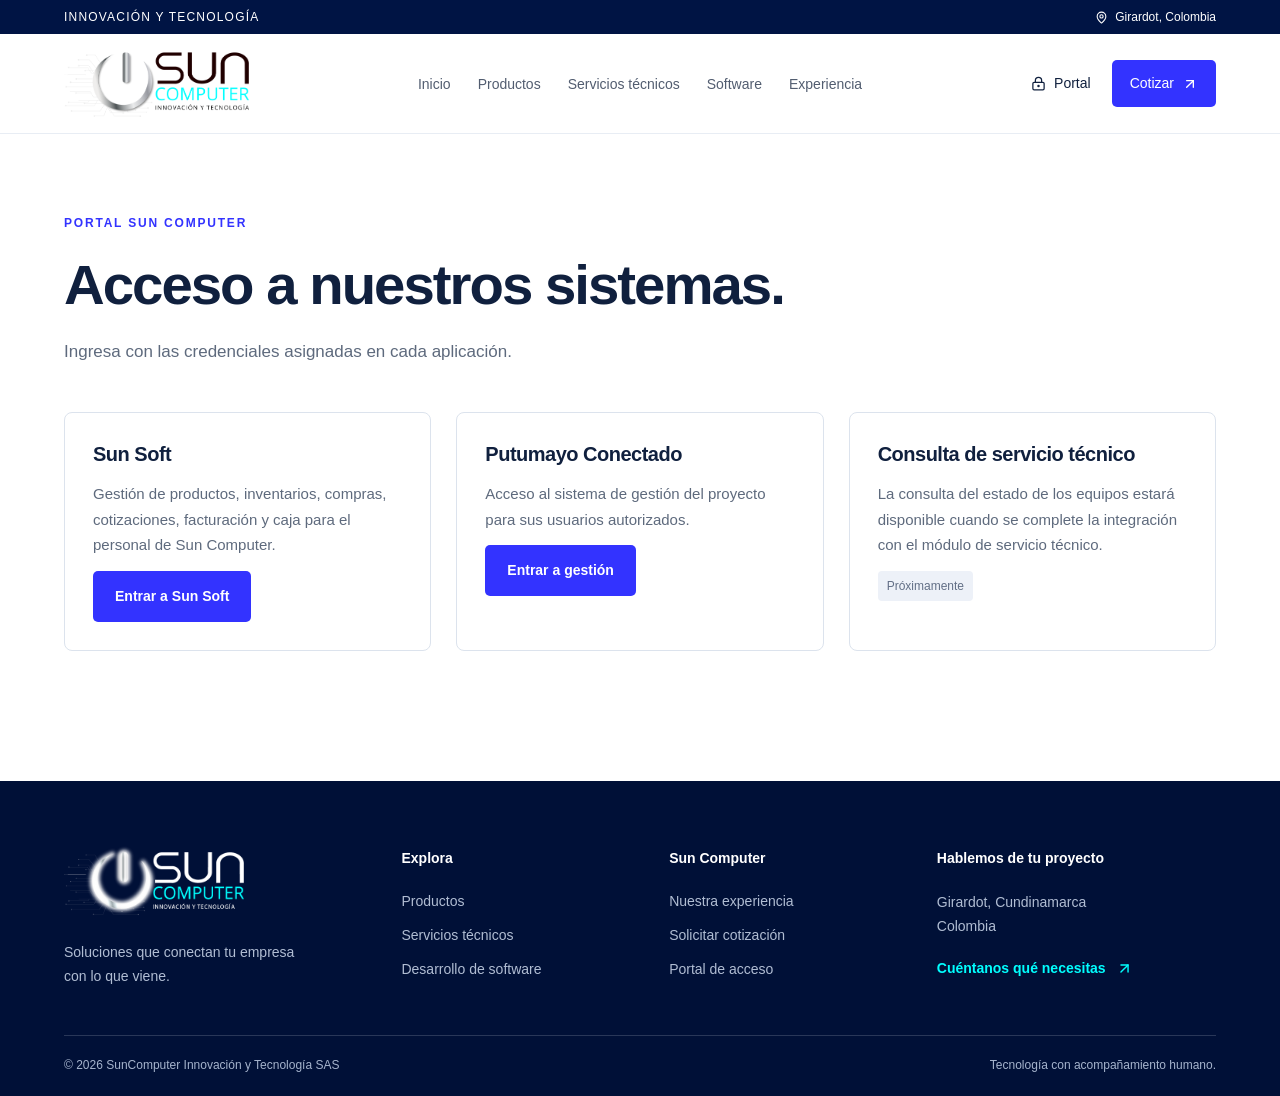
<file: _original/portal.html>
<!DOCTYPE html>

<html lang="es"><head><meta charset="utf-8"/><meta content="width=device-width, initial-scale=1" name="viewport"/><link as="image" href="../sun-logo.png" rel="preload"/><link as="image" href="../sun-logo-light.png" rel="preload"/><title>Sun Computer | Innovación y Tecnología</title><meta content="Productos, soporte técnico y desarrollo de software. Sun Computer, Girardot, Colombia." name="description"/><link href="../sun-symbol.png" rel="icon"/><link href="../assets/site.css" rel="stylesheet"/><script defer="" src="../assets/site.js"></script></head><body><div class="topline"><span>INNOVACIÓN Y TECNOLOGÍA</span><span><svg aria-hidden="true" class="lucide lucide-map-pin" fill="none" height="13" stroke="currentColor" stroke-linecap="round" stroke-linejoin="round" stroke-width="2" viewbox="0 0 24 24" width="13" xmlns="http://www.w3.org/2000/svg"><path d="M20 10c0 4.993-5.539 10.193-7.399 11.799a1 1 0 0 1-1.202 0C9.539 20.193 4 14.993 4 10a8 8 0 0 1 16 0"></path><circle cx="12" cy="10" r="3"></circle></svg> Girardot, Colombia</span></div><header class="header"><a aria-label="Sun Computer, inicio" class="logo" href="../"><img alt="Sun Computer — Innovación y Tecnología" height="704" src="../sun-logo.png" width="1937"/></a><nav aria-label="Navegación principal" class="nav"><a href="../">Inicio</a><a href="../productos/">Productos</a><a href="../servicios/">Servicios técnicos</a><a href="../software/">Software</a><a href="../experiencia/">Experiencia</a></nav><div class="header-actions"><a class="portal-link" href="../portal/"><svg aria-hidden="true" class="lucide lucide-lock-keyhole" fill="none" height="15" stroke="currentColor" stroke-linecap="round" stroke-linejoin="round" stroke-width="2" viewbox="0 0 24 24" width="15" xmlns="http://www.w3.org/2000/svg"><circle cx="12" cy="16" r="1"></circle><rect height="12" rx="2" width="18" x="3" y="10"></rect><path d="M7 10V7a5 5 0 0 1 10 0v3"></path></svg> Portal</a><a class="quote-link" href="../cotizar/">Cotizar <svg aria-hidden="true" class="lucide lucide-arrow-up-right" fill="none" height="16" stroke="currentColor" stroke-linecap="round" stroke-linejoin="round" stroke-width="2" viewbox="0 0 24 24" width="16" xmlns="http://www.w3.org/2000/svg"><path d="M7 7h10v10"></path><path d="M7 17 17 7"></path></svg></a><button aria-expanded="false" aria-label="Abrir menú" class="mobile-menu" type="button"><svg aria-hidden="true" class="lucide lucide-menu" fill="none" height="24" stroke="currentColor" stroke-linecap="round" stroke-linejoin="round" stroke-width="2" viewbox="0 0 24 24" width="24" xmlns="http://www.w3.org/2000/svg"><path d="M4 5h16"></path><path d="M4 12h16"></path><path d="M4 19h16"></path></svg></button></div></header><main class="section portal-page" id="contenido"><div class="page-title"><span class="eyebrow">PORTAL SUN COMPUTER</span><h1>Acceso a nuestros sistemas.</h1><p>Ingresa con las credenciales asignadas en cada aplicación.</p></div><div class="portal-modules"><article><h3>Sun Soft</h3><p>Gestión de productos, inventarios, compras, cotizaciones, facturación y caja para el personal de Sun Computer.</p><a class="button primary" href="https://app.suncomputer.com.co/dashboard" rel="noopener">Entrar a Sun Soft</a></article><article><h3>Putumayo Conectado</h3><p>Acceso al sistema de gestión del proyecto para sus usuarios autorizados.</p><a class="button primary" href="https://gestion.suncomputer.com.co/" rel="noopener">Entrar a gestión</a></article><article><h3>Consulta de servicio técnico</h3><p>La consulta del estado de los equipos estará disponible cuando se complete la integración con el módulo de servicio técnico.</p><span class="pending">Próximamente</span></article></div></main><footer><div class="footer-main"><div><img alt="Sun Computer" height="230" src="../sun-logo-light.png" width="466"/><p>Soluciones que conectan tu empresa<br/>con lo que viene.</p></div><div><b>Explora</b><a href="../productos/">Productos</a><a href="../servicios/">Servicios técnicos</a><a href="../software/">Desarrollo de software</a></div><div><b>Sun Computer</b><a href="../experiencia/">Nuestra experiencia</a><a href="../cotizar/">Solicitar cotización</a><a href="../portal/">Portal de acceso</a></div><div><b>Hablemos de tu proyecto</b><p>Girardot, Cundinamarca<br/>Colombia</p><a class="text-link" href="../cotizar/">Cuéntanos qué necesitas <svg aria-hidden="true" class="lucide lucide-arrow-up-right" fill="none" height="17" stroke="currentColor" stroke-linecap="round" stroke-linejoin="round" stroke-width="2" viewbox="0 0 24 24" width="17" xmlns="http://www.w3.org/2000/svg"><path d="M7 7h10v10"></path><path d="M7 17 17 7"></path></svg></a></div></div><div class="footer-bottom"><span>© 2026 SunComputer Innovación y Tecnología SAS</span><span>Tecnología con acompañamiento humano.</span></div></footer></body></html>
</file>
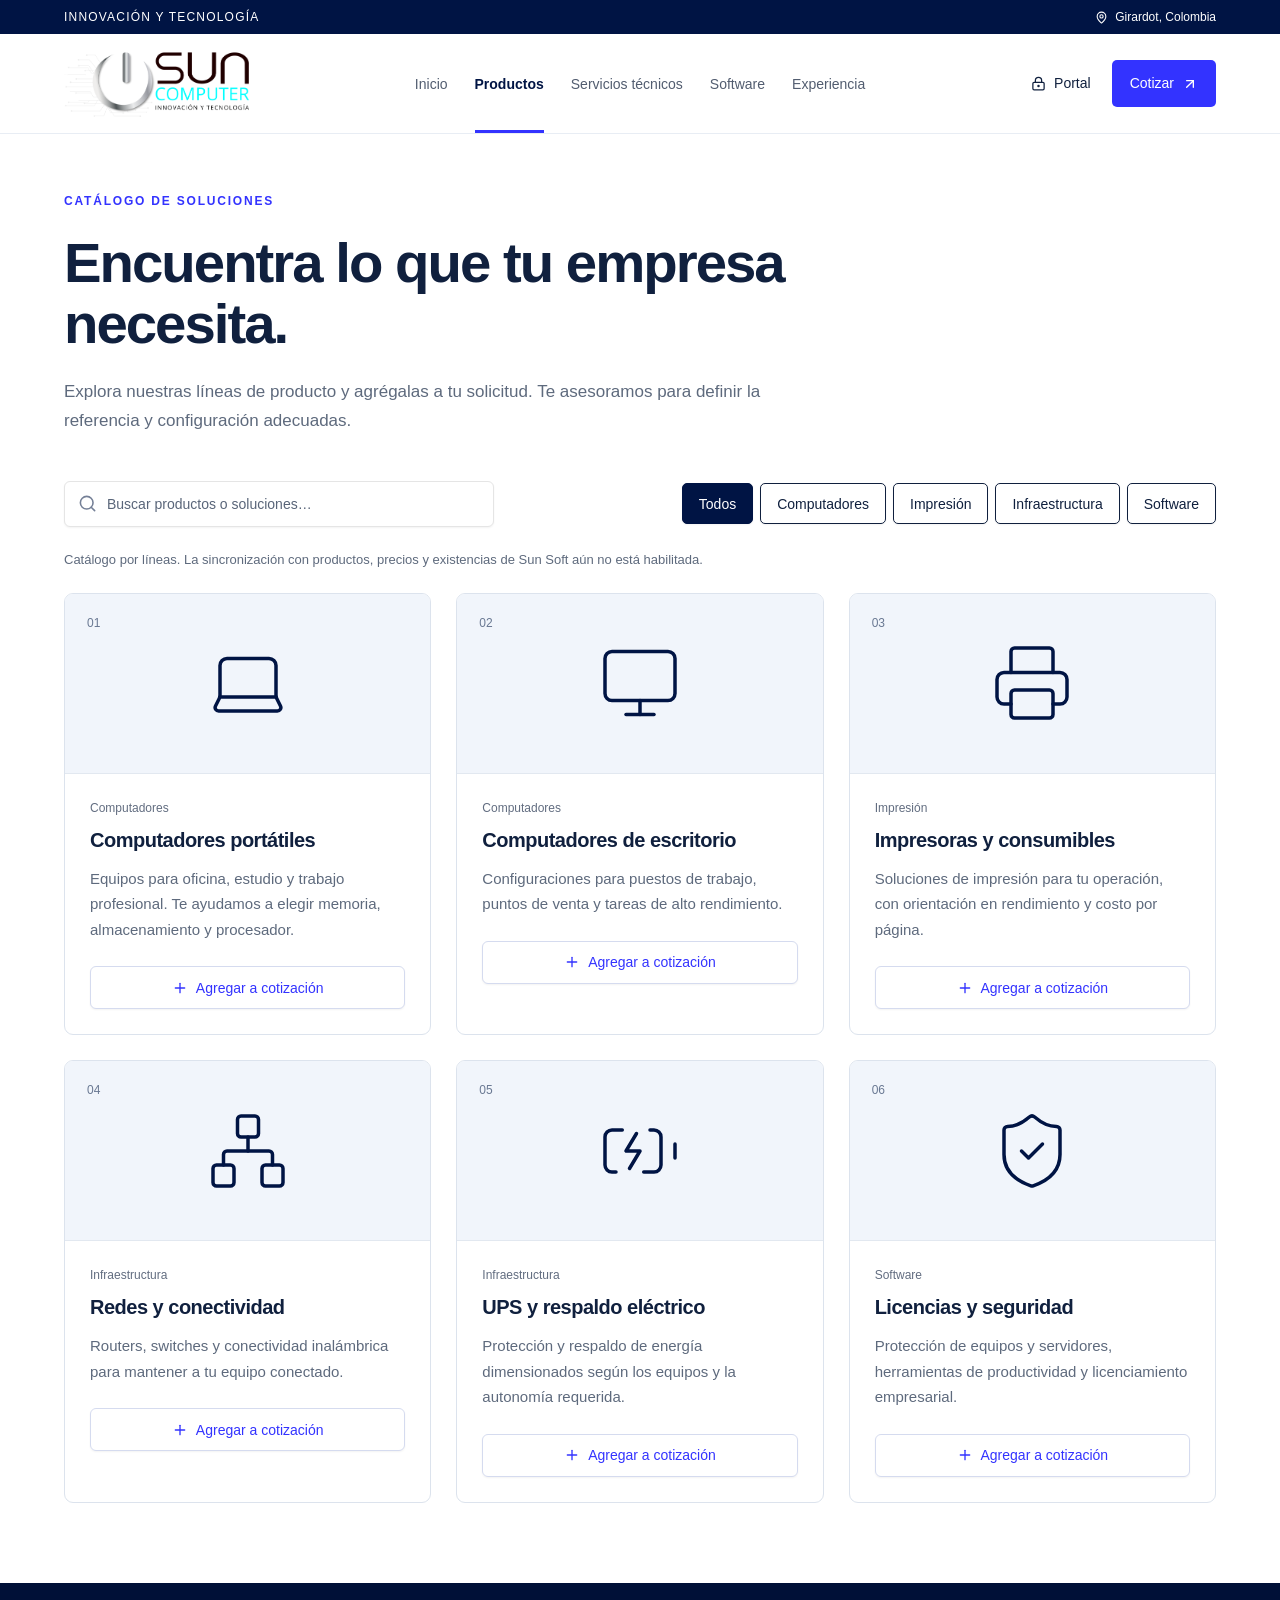
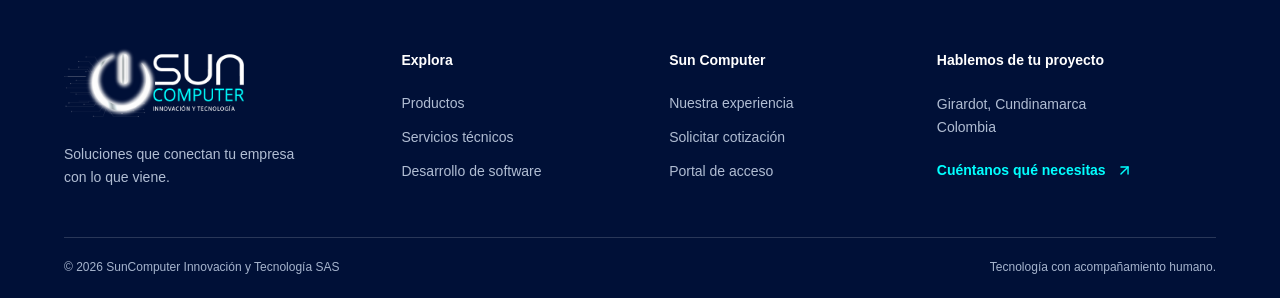
<file: _original/productos.html>
<!DOCTYPE html>
<html lang="es"><head><meta charset="utf-8"/><meta content="width=device-width, initial-scale=1" name="viewport"/><link as="image" href="/sun-logo.png" rel="preload"/><link as="image" href="/sun-logo-light.png" rel="preload"/><title>Sun Computer | Innovación y Tecnología</title><meta content="Productos, soporte técnico y desarrollo de software. Sun Computer, Girardot, Colombia." name="description"/><link href="/sun-symbol.png" rel="icon"/><link href="/assets/site.css" rel="stylesheet"/><script defer="" src="/assets/site.js"></script></head><body><div class="topline"><span>INNOVACIÓN Y TECNOLOGÍA</span><span><svg aria-hidden="true" class="lucide lucide-map-pin" fill="none" height="13" stroke="currentColor" stroke-linecap="round" stroke-linejoin="round" stroke-width="2" viewbox="0 0 24 24" width="13" xmlns="http://www.w3.org/2000/svg"><path d="M20 10c0 4.993-5.539 10.193-7.399 11.799a1 1 0 0 1-1.202 0C9.539 20.193 4 14.993 4 10a8 8 0 0 1 16 0"></path><circle cx="12" cy="10" r="3"></circle></svg> Girardot, Colombia</span></div><header class="header"><a aria-label="Sun Computer, inicio" class="logo" href="/"><img alt="Sun Computer — Innovación y Tecnología" height="704" src="/sun-logo.png" width="1937"/></a><nav aria-label="Navegación principal" class="nav"><a href="/">Inicio</a><a aria-current="page" href="/productos/">Productos</a><a href="/servicios/">Servicios técnicos</a><a href="/software/">Software</a><a href="/experiencia/">Experiencia</a></nav><div class="header-actions"><a class="portal-link" href="/portal/"><svg aria-hidden="true" class="lucide lucide-lock-keyhole" fill="none" height="15" stroke="currentColor" stroke-linecap="round" stroke-linejoin="round" stroke-width="2" viewbox="0 0 24 24" width="15" xmlns="http://www.w3.org/2000/svg"><circle cx="12" cy="16" r="1"></circle><rect height="12" rx="2" width="18" x="3" y="10"></rect><path d="M7 10V7a5 5 0 0 1 10 0v3"></path></svg> Portal</a><a class="quote-link" href="/cotizar/">Cotizar <svg aria-hidden="true" class="lucide lucide-arrow-up-right" fill="none" height="16" stroke="currentColor" stroke-linecap="round" stroke-linejoin="round" stroke-width="2" viewbox="0 0 24 24" width="16" xmlns="http://www.w3.org/2000/svg"><path d="M7 7h10v10"></path><path d="M7 17 17 7"></path></svg></a><button aria-expanded="false" aria-label="Abrir menú" class="mobile-menu" type="button"><svg aria-hidden="true" class="lucide lucide-menu" fill="none" height="24" stroke="currentColor" stroke-linecap="round" stroke-linejoin="round" stroke-width="2" viewbox="0 0 24 24" width="24" xmlns="http://www.w3.org/2000/svg"><path d="M4 5h16"></path><path d="M4 12h16"></path><path d="M4 19h16"></path></svg></button></div></header><main id="contenido"><section class="section page-section"><div class="page-title"><span class="eyebrow">CATÁLOGO DE SOLUCIONES</span><h1>Encuentra lo que tu empresa necesita.</h1><p>Explora nuestras líneas de producto y agrégalas a tu solicitud. Te asesoramos para definir la referencia y configuración adecuadas.</p></div><div class="catalog-toolbar"><div class="search"><svg aria-hidden="true" class="lucide lucide-search" fill="none" height="19" stroke="currentColor" stroke-linecap="round" stroke-linejoin="round" stroke-width="2" viewbox="0 0 24 24" width="19" xmlns="http://www.w3.org/2000/svg"><path d="m21 21-4.34-4.34"></path><circle cx="11" cy="11" r="8"></circle></svg><input aria-label="Buscar productos" class="h-9 w-full min-w-0 rounded-md border border-input bg-transparent px-3 py-1 text-base shadow-xs transition-[color,box-shadow] outline-none selection:bg-primary selection:text-primary-foreground file:inline-flex file:h-7 file:border-0 file:bg-transparent file:text-sm file:font-medium file:text-foreground placeholder:text-muted-foreground disabled:pointer-events-none disabled:cursor-not-allowed disabled:opacity-50 md:text-sm dark:bg-input/30 focus-visible:border-ring focus-visible:ring-[3px] focus-visible:ring-ring/50 aria-invalid:border-destructive aria-invalid:ring-destructive/20 dark:aria-invalid:ring-destructive/40" data-slot="input" placeholder="Buscar productos o soluciones…" value=""/></div><div aria-label="Categorías" class="filters"><button aria-pressed="true" class="inline-flex shrink-0 items-center justify-center gap-2 rounded-md text-sm font-medium whitespace-nowrap transition-all outline-none focus-visible:border-ring focus-visible:ring-[3px] focus-visible:ring-ring/50 disabled:pointer-events-none disabled:opacity-50 aria-invalid:border-destructive aria-invalid:ring-destructive/20 dark:aria-invalid:ring-destructive/40 [&amp;_svg]:pointer-events-none [&amp;_svg]:shrink-0 [&amp;_svg:not([class*='size-'])]:size-4 border bg-background shadow-xs hover:bg-accent hover:text-accent-foreground dark:border-input dark:bg-input/30 dark:hover:bg-input/50 h-9 px-4 py-2 has-[&gt;svg]:px-3 active" data-category-filter="Todos" type="button">Todos</button><button aria-pressed="false" class="inline-flex shrink-0 items-center justify-center gap-2 rounded-md text-sm font-medium whitespace-nowrap transition-all outline-none focus-visible:border-ring focus-visible:ring-[3px] focus-visible:ring-ring/50 disabled:pointer-events-none disabled:opacity-50 aria-invalid:border-destructive aria-invalid:ring-destructive/20 dark:aria-invalid:ring-destructive/40 [&amp;_svg]:pointer-events-none [&amp;_svg]:shrink-0 [&amp;_svg:not([class*='size-'])]:size-4 border bg-background shadow-xs hover:bg-accent hover:text-accent-foreground dark:border-input dark:bg-input/30 dark:hover:bg-input/50 h-9 px-4 py-2 has-[&gt;svg]:px-3" data-category-filter="Computadores" type="button">Computadores</button><button aria-pressed="false" class="inline-flex shrink-0 items-center justify-center gap-2 rounded-md text-sm font-medium whitespace-nowrap transition-all outline-none focus-visible:border-ring focus-visible:ring-[3px] focus-visible:ring-ring/50 disabled:pointer-events-none disabled:opacity-50 aria-invalid:border-destructive aria-invalid:ring-destructive/20 dark:aria-invalid:ring-destructive/40 [&amp;_svg]:pointer-events-none [&amp;_svg]:shrink-0 [&amp;_svg:not([class*='size-'])]:size-4 border bg-background shadow-xs hover:bg-accent hover:text-accent-foreground dark:border-input dark:bg-input/30 dark:hover:bg-input/50 h-9 px-4 py-2 has-[&gt;svg]:px-3" data-category-filter="Impresión" type="button">Impresión</button><button aria-pressed="false" class="inline-flex shrink-0 items-center justify-center gap-2 rounded-md text-sm font-medium whitespace-nowrap transition-all outline-none focus-visible:border-ring focus-visible:ring-[3px] focus-visible:ring-ring/50 disabled:pointer-events-none disabled:opacity-50 aria-invalid:border-destructive aria-invalid:ring-destructive/20 dark:aria-invalid:ring-destructive/40 [&amp;_svg]:pointer-events-none [&amp;_svg]:shrink-0 [&amp;_svg:not([class*='size-'])]:size-4 border bg-background shadow-xs hover:bg-accent hover:text-accent-foreground dark:border-input dark:bg-input/30 dark:hover:bg-input/50 h-9 px-4 py-2 has-[&gt;svg]:px-3" data-category-filter="Infraestructura" type="button">Infraestructura</button><button aria-pressed="false" class="inline-flex shrink-0 items-center justify-center gap-2 rounded-md text-sm font-medium whitespace-nowrap transition-all outline-none focus-visible:border-ring focus-visible:ring-[3px] focus-visible:ring-ring/50 disabled:pointer-events-none disabled:opacity-50 aria-invalid:border-destructive aria-invalid:ring-destructive/20 dark:aria-invalid:ring-destructive/40 [&amp;_svg]:pointer-events-none [&amp;_svg]:shrink-0 [&amp;_svg:not([class*='size-'])]:size-4 border bg-background shadow-xs hover:bg-accent hover:text-accent-foreground dark:border-input dark:bg-input/30 dark:hover:bg-input/50 h-9 px-4 py-2 has-[&gt;svg]:px-3" data-category-filter="Software" type="button">Software</button></div></div><p class="catalog-note">Catálogo por líneas. La sincronización con productos, precios y existencias de Sun Soft aún no está habilitada.</p><div class="product-grid"><article class="product-card" data-category="Computadores" data-name="Computadores portátiles"><div class="product-visual"><span>01</span><svg aria-hidden="true" class="lucide lucide-laptop" fill="none" height="24" stroke="currentColor" stroke-linecap="round" stroke-linejoin="round" stroke-width="1.45" viewbox="0 0 24 24" width="24" xmlns="http://www.w3.org/2000/svg"><path d="M18 5a2 2 0 0 1 2 2v8.526a2 2 0 0 0 .212.897l1.068 2.127a1 1 0 0 1-.9 1.45H3.62a1 1 0 0 1-.9-1.45l1.068-2.127A2 2 0 0 0 4 15.526V7a2 2 0 0 1 2-2z"></path><path d="M20.054 15.987H3.946"></path></svg></div><div class="card-body"><small>Computadores</small><h3>Computadores portátiles</h3><p>Equipos para oficina, estudio y trabajo profesional. Te ayudamos a elegir memoria, almacenamiento y procesador.</p><button class="inline-flex shrink-0 items-center justify-center gap-2 rounded-md text-sm font-medium whitespace-nowrap transition-all outline-none focus-visible:border-ring focus-visible:ring-[3px] focus-visible:ring-ring/50 disabled:pointer-events-none disabled:opacity-50 aria-invalid:border-destructive aria-invalid:ring-destructive/20 dark:aria-invalid:ring-destructive/40 [&amp;_svg]:pointer-events-none [&amp;_svg]:shrink-0 [&amp;_svg:not([class*='size-'])]:size-4 border bg-background shadow-xs hover:bg-accent hover:text-accent-foreground dark:border-input dark:bg-input/30 dark:hover:bg-input/50 h-9 px-4 py-2 has-[&gt;svg]:px-3 add-button" data-add="Computadores portátiles" type="button"><svg aria-hidden="true" class="lucide lucide-plus" fill="none" height="17" stroke="currentColor" stroke-linecap="round" stroke-linejoin="round" stroke-width="2" viewbox="0 0 24 24" width="17" xmlns="http://www.w3.org/2000/svg"><path d="M5 12h14"></path><path d="M12 5v14"></path></svg> Agregar a cotización</button></div></article><article class="product-card" data-category="Computadores" data-name="Computadores de escritorio"><div class="product-visual"><span>02</span><svg aria-hidden="true" class="lucide lucide-monitor" fill="none" height="24" stroke="currentColor" stroke-linecap="round" stroke-linejoin="round" stroke-width="1.45" viewbox="0 0 24 24" width="24" xmlns="http://www.w3.org/2000/svg"><rect height="14" rx="2" width="20" x="2" y="3"></rect><line x1="8" x2="16" y1="21" y2="21"></line><line x1="12" x2="12" y1="17" y2="21"></line></svg></div><div class="card-body"><small>Computadores</small><h3>Computadores de escritorio</h3><p>Configuraciones para puestos de trabajo, puntos de venta y tareas de alto rendimiento.</p><button class="inline-flex shrink-0 items-center justify-center gap-2 rounded-md text-sm font-medium whitespace-nowrap transition-all outline-none focus-visible:border-ring focus-visible:ring-[3px] focus-visible:ring-ring/50 disabled:pointer-events-none disabled:opacity-50 aria-invalid:border-destructive aria-invalid:ring-destructive/20 dark:aria-invalid:ring-destructive/40 [&amp;_svg]:pointer-events-none [&amp;_svg]:shrink-0 [&amp;_svg:not([class*='size-'])]:size-4 border bg-background shadow-xs hover:bg-accent hover:text-accent-foreground dark:border-input dark:bg-input/30 dark:hover:bg-input/50 h-9 px-4 py-2 has-[&gt;svg]:px-3 add-button" data-add="Computadores de escritorio" type="button"><svg aria-hidden="true" class="lucide lucide-plus" fill="none" height="17" stroke="currentColor" stroke-linecap="round" stroke-linejoin="round" stroke-width="2" viewbox="0 0 24 24" width="17" xmlns="http://www.w3.org/2000/svg"><path d="M5 12h14"></path><path d="M12 5v14"></path></svg> Agregar a cotización</button></div></article><article class="product-card" data-category="Impresión" data-name="Impresoras y consumibles"><div class="product-visual"><span>03</span><svg aria-hidden="true" class="lucide lucide-printer" fill="none" height="24" stroke="currentColor" stroke-linecap="round" stroke-linejoin="round" stroke-width="1.45" viewbox="0 0 24 24" width="24" xmlns="http://www.w3.org/2000/svg"><path d="M6 18H4a2 2 0 0 1-2-2v-5a2 2 0 0 1 2-2h16a2 2 0 0 1 2 2v5a2 2 0 0 1-2 2h-2"></path><path d="M6 9V3a1 1 0 0 1 1-1h10a1 1 0 0 1 1 1v6"></path><rect height="8" rx="1" width="12" x="6" y="14"></rect></svg></div><div class="card-body"><small>Impresión</small><h3>Impresoras y consumibles</h3><p>Soluciones de impresión para tu operación, con orientación en rendimiento y costo por página.</p><button class="inline-flex shrink-0 items-center justify-center gap-2 rounded-md text-sm font-medium whitespace-nowrap transition-all outline-none focus-visible:border-ring focus-visible:ring-[3px] focus-visible:ring-ring/50 disabled:pointer-events-none disabled:opacity-50 aria-invalid:border-destructive aria-invalid:ring-destructive/20 dark:aria-invalid:ring-destructive/40 [&amp;_svg]:pointer-events-none [&amp;_svg]:shrink-0 [&amp;_svg:not([class*='size-'])]:size-4 border bg-background shadow-xs hover:bg-accent hover:text-accent-foreground dark:border-input dark:bg-input/30 dark:hover:bg-input/50 h-9 px-4 py-2 has-[&gt;svg]:px-3 add-button" data-add="Impresoras y consumibles" type="button"><svg aria-hidden="true" class="lucide lucide-plus" fill="none" height="17" stroke="currentColor" stroke-linecap="round" stroke-linejoin="round" stroke-width="2" viewbox="0 0 24 24" width="17" xmlns="http://www.w3.org/2000/svg"><path d="M5 12h14"></path><path d="M12 5v14"></path></svg> Agregar a cotización</button></div></article><article class="product-card" data-category="Infraestructura" data-name="Redes y conectividad"><div class="product-visual"><span>04</span><svg aria-hidden="true" class="lucide lucide-network" fill="none" height="24" stroke="currentColor" stroke-linecap="round" stroke-linejoin="round" stroke-width="1.45" viewbox="0 0 24 24" width="24" xmlns="http://www.w3.org/2000/svg"><rect height="6" rx="1" width="6" x="16" y="16"></rect><rect height="6" rx="1" width="6" x="2" y="16"></rect><rect height="6" rx="1" width="6" x="9" y="2"></rect><path d="M5 16v-3a1 1 0 0 1 1-1h12a1 1 0 0 1 1 1v3"></path><path d="M12 12V8"></path></svg></div><div class="card-body"><small>Infraestructura</small><h3>Redes y conectividad</h3><p>Routers, switches y conectividad inalámbrica para mantener a tu equipo conectado.</p><button class="inline-flex shrink-0 items-center justify-center gap-2 rounded-md text-sm font-medium whitespace-nowrap transition-all outline-none focus-visible:border-ring focus-visible:ring-[3px] focus-visible:ring-ring/50 disabled:pointer-events-none disabled:opacity-50 aria-invalid:border-destructive aria-invalid:ring-destructive/20 dark:aria-invalid:ring-destructive/40 [&amp;_svg]:pointer-events-none [&amp;_svg]:shrink-0 [&amp;_svg:not([class*='size-'])]:size-4 border bg-background shadow-xs hover:bg-accent hover:text-accent-foreground dark:border-input dark:bg-input/30 dark:hover:bg-input/50 h-9 px-4 py-2 has-[&gt;svg]:px-3 add-button" data-add="Redes y conectividad" type="button"><svg aria-hidden="true" class="lucide lucide-plus" fill="none" height="17" stroke="currentColor" stroke-linecap="round" stroke-linejoin="round" stroke-width="2" viewbox="0 0 24 24" width="17" xmlns="http://www.w3.org/2000/svg"><path d="M5 12h14"></path><path d="M12 5v14"></path></svg> Agregar a cotización</button></div></article><article class="product-card" data-category="Infraestructura" data-name="UPS y respaldo eléctrico"><div class="product-visual"><span>05</span><svg aria-hidden="true" class="lucide lucide-battery-charging" fill="none" height="24" stroke="currentColor" stroke-linecap="round" stroke-linejoin="round" stroke-width="1.45" viewbox="0 0 24 24" width="24" xmlns="http://www.w3.org/2000/svg"><path d="m11 7-3 5h4l-3 5"></path><path d="M14.856 6H16a2 2 0 0 1 2 2v8a2 2 0 0 1-2 2h-2.935"></path><path d="M22 14v-4"></path><path d="M5.14 18H4a2 2 0 0 1-2-2V8a2 2 0 0 1 2-2h2.936"></path></svg></div><div class="card-body"><small>Infraestructura</small><h3>UPS y respaldo eléctrico</h3><p>Protección y respaldo de energía dimensionados según los equipos y la autonomía requerida.</p><button class="inline-flex shrink-0 items-center justify-center gap-2 rounded-md text-sm font-medium whitespace-nowrap transition-all outline-none focus-visible:border-ring focus-visible:ring-[3px] focus-visible:ring-ring/50 disabled:pointer-events-none disabled:opacity-50 aria-invalid:border-destructive aria-invalid:ring-destructive/20 dark:aria-invalid:ring-destructive/40 [&amp;_svg]:pointer-events-none [&amp;_svg]:shrink-0 [&amp;_svg:not([class*='size-'])]:size-4 border bg-background shadow-xs hover:bg-accent hover:text-accent-foreground dark:border-input dark:bg-input/30 dark:hover:bg-input/50 h-9 px-4 py-2 has-[&gt;svg]:px-3 add-button" data-add="UPS y respaldo eléctrico" type="button"><svg aria-hidden="true" class="lucide lucide-plus" fill="none" height="17" stroke="currentColor" stroke-linecap="round" stroke-linejoin="round" stroke-width="2" viewbox="0 0 24 24" width="17" xmlns="http://www.w3.org/2000/svg"><path d="M5 12h14"></path><path d="M12 5v14"></path></svg> Agregar a cotización</button></div></article><article class="product-card" data-category="Software" data-name="Licencias y seguridad"><div class="product-visual"><span>06</span><svg aria-hidden="true" class="lucide lucide-shield-check" fill="none" height="24" stroke="currentColor" stroke-linecap="round" stroke-linejoin="round" stroke-width="1.45" viewbox="0 0 24 24" width="24" xmlns="http://www.w3.org/2000/svg"><path d="M20 13c0 5-3.5 7.5-7.66 8.95a1 1 0 0 1-.67-.01C7.5 20.5 4 18 4 13V6a1 1 0 0 1 1-1c2 0 4.5-1.2 6.24-2.72a1.17 1.17 0 0 1 1.52 0C14.51 3.81 17 5 19 5a1 1 0 0 1 1 1z"></path><path d="m9 12 2 2 4-4"></path></svg></div><div class="card-body"><small>Software</small><h3>Licencias y seguridad</h3><p>Protección de equipos y servidores, herramientas de productividad y licenciamiento empresarial.</p><button class="inline-flex shrink-0 items-center justify-center gap-2 rounded-md text-sm font-medium whitespace-nowrap transition-all outline-none focus-visible:border-ring focus-visible:ring-[3px] focus-visible:ring-ring/50 disabled:pointer-events-none disabled:opacity-50 aria-invalid:border-destructive aria-invalid:ring-destructive/20 dark:aria-invalid:ring-destructive/40 [&amp;_svg]:pointer-events-none [&amp;_svg]:shrink-0 [&amp;_svg:not([class*='size-'])]:size-4 border bg-background shadow-xs hover:bg-accent hover:text-accent-foreground dark:border-input dark:bg-input/30 dark:hover:bg-input/50 h-9 px-4 py-2 has-[&gt;svg]:px-3 add-button" data-add="Licencias y seguridad" type="button"><svg aria-hidden="true" class="lucide lucide-plus" fill="none" height="17" stroke="currentColor" stroke-linecap="round" stroke-linejoin="round" stroke-width="2" viewbox="0 0 24 24" width="17" xmlns="http://www.w3.org/2000/svg"><path d="M5 12h14"></path><path d="M12 5v14"></path></svg> Agregar a cotización</button></div></article></div></section></main><footer><div class="footer-main"><div><img alt="Sun Computer" height="230" src="/sun-logo-light.png" width="466"/><p>Soluciones que conectan tu empresa<br/>con lo que viene.</p></div><div><b>Explora</b><a href="/productos/">Productos</a><a href="/servicios/">Servicios técnicos</a><a href="/software/">Desarrollo de software</a></div><div><b>Sun Computer</b><a href="/experiencia/">Nuestra experiencia</a><a href="/cotizar/">Solicitar cotización</a><a href="/portal/">Portal de acceso</a></div><div><b>Hablemos de tu proyecto</b><p>Girardot, Cundinamarca<br/>Colombia</p><a class="text-link" href="/cotizar/">Cuéntanos qué necesitas <svg aria-hidden="true" class="lucide lucide-arrow-up-right" fill="none" height="17" stroke="currentColor" stroke-linecap="round" stroke-linejoin="round" stroke-width="2" viewbox="0 0 24 24" width="17" xmlns="http://www.w3.org/2000/svg"><path d="M7 7h10v10"></path><path d="M7 17 17 7"></path></svg></a></div></div><div class="footer-bottom"><span>© 2026 SunComputer Innovación y Tecnología SAS</span><span>Tecnología con acompañamiento humano.</span></div></footer></body></html>
</file>
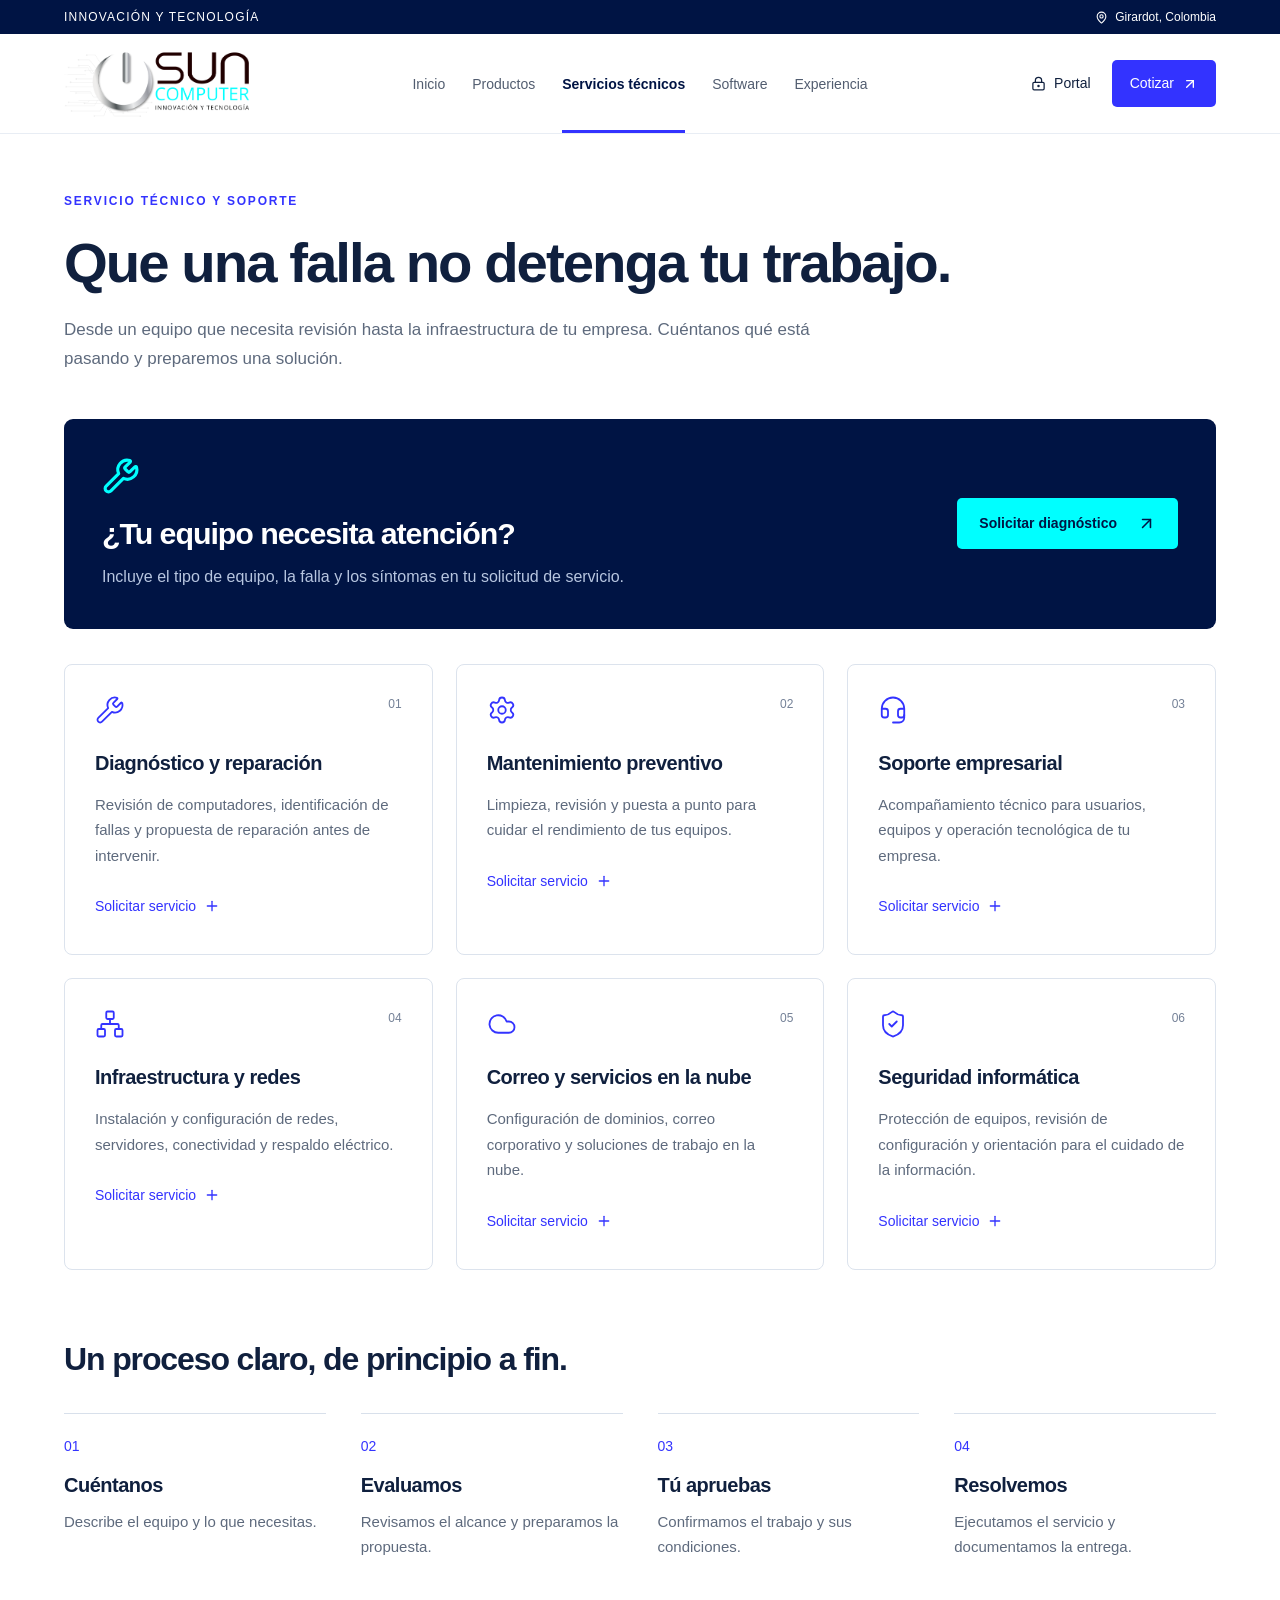
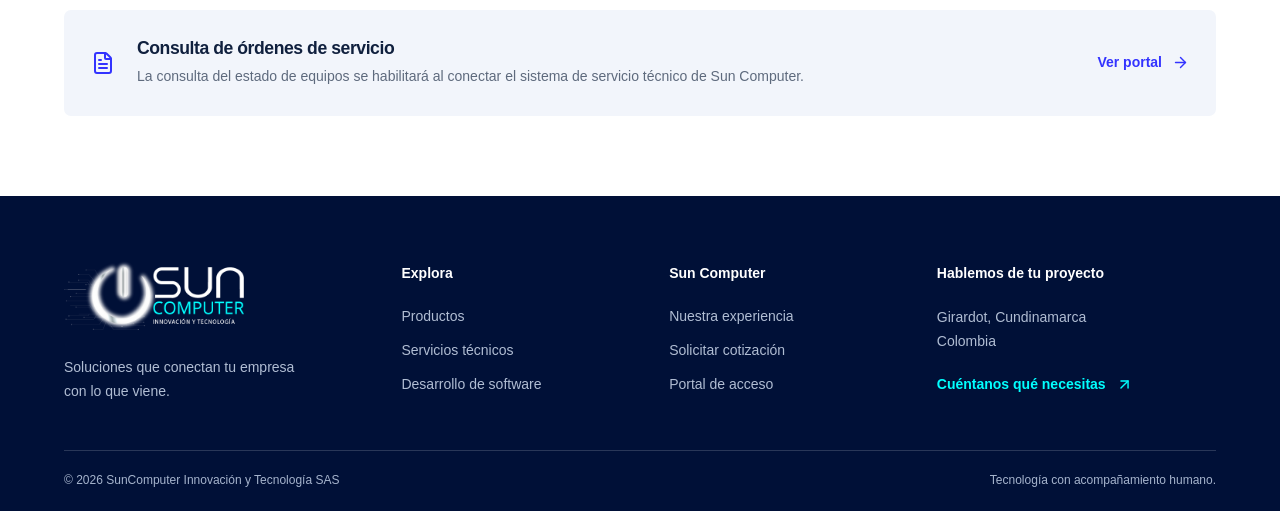
<file: _original/servicios.html>
<!DOCTYPE html>
<html lang="es"><head><meta charset="utf-8"/><meta content="width=device-width, initial-scale=1" name="viewport"/><link as="image" href="/sun-logo.png" rel="preload"/><link as="image" href="/sun-logo-light.png" rel="preload"/><title>Sun Computer | Innovación y Tecnología</title><meta content="Productos, soporte técnico y desarrollo de software. Sun Computer, Girardot, Colombia." name="description"/><link href="/sun-symbol.png" rel="icon"/><link href="/assets/site.css" rel="stylesheet"/><script defer="" src="/assets/site.js"></script></head><body><div class="topline"><span>INNOVACIÓN Y TECNOLOGÍA</span><span><svg aria-hidden="true" class="lucide lucide-map-pin" fill="none" height="13" stroke="currentColor" stroke-linecap="round" stroke-linejoin="round" stroke-width="2" viewbox="0 0 24 24" width="13" xmlns="http://www.w3.org/2000/svg"><path d="M20 10c0 4.993-5.539 10.193-7.399 11.799a1 1 0 0 1-1.202 0C9.539 20.193 4 14.993 4 10a8 8 0 0 1 16 0"></path><circle cx="12" cy="10" r="3"></circle></svg> Girardot, Colombia</span></div><header class="header"><a aria-label="Sun Computer, inicio" class="logo" href="/"><img alt="Sun Computer — Innovación y Tecnología" height="704" src="/sun-logo.png" width="1937"/></a><nav aria-label="Navegación principal" class="nav"><a href="/">Inicio</a><a href="/productos/">Productos</a><a aria-current="page" href="/servicios/">Servicios técnicos</a><a href="/software/">Software</a><a href="/experiencia/">Experiencia</a></nav><div class="header-actions"><a class="portal-link" href="/portal/"><svg aria-hidden="true" class="lucide lucide-lock-keyhole" fill="none" height="15" stroke="currentColor" stroke-linecap="round" stroke-linejoin="round" stroke-width="2" viewbox="0 0 24 24" width="15" xmlns="http://www.w3.org/2000/svg"><circle cx="12" cy="16" r="1"></circle><rect height="12" rx="2" width="18" x="3" y="10"></rect><path d="M7 10V7a5 5 0 0 1 10 0v3"></path></svg> Portal</a><a class="quote-link" href="/cotizar/">Cotizar <svg aria-hidden="true" class="lucide lucide-arrow-up-right" fill="none" height="16" stroke="currentColor" stroke-linecap="round" stroke-linejoin="round" stroke-width="2" viewbox="0 0 24 24" width="16" xmlns="http://www.w3.org/2000/svg"><path d="M7 7h10v10"></path><path d="M7 17 17 7"></path></svg></a><button aria-expanded="false" aria-label="Abrir menú" class="mobile-menu" type="button"><svg aria-hidden="true" class="lucide lucide-menu" fill="none" height="24" stroke="currentColor" stroke-linecap="round" stroke-linejoin="round" stroke-width="2" viewbox="0 0 24 24" width="24" xmlns="http://www.w3.org/2000/svg"><path d="M4 5h16"></path><path d="M4 12h16"></path><path d="M4 19h16"></path></svg></button></div></header><main id="contenido"><section class="section page-section"><div class="page-title"><span class="eyebrow">SERVICIO TÉCNICO Y SOPORTE</span><h1>Que una falla no detenga tu trabajo.</h1><p>Desde un equipo que necesita revisión hasta la infraestructura de tu empresa. Cuéntanos qué está pasando y preparemos una solución.</p></div><div class="service-highlight"><div><svg aria-hidden="true" class="lucide lucide-wrench" fill="none" height="38" stroke="currentColor" stroke-linecap="round" stroke-linejoin="round" stroke-width="2" viewbox="0 0 24 24" width="38" xmlns="http://www.w3.org/2000/svg"><path d="M14.7 6.3a1 1 0 0 0 0 1.4l1.6 1.6a1 1 0 0 0 1.4 0l3.106-3.105c.32-.322.863-.22.983.218a6 6 0 0 1-8.259 7.057l-7.91 7.91a1 1 0 0 1-2.999-3l7.91-7.91a6 6 0 0 1 7.057-8.259c.438.12.54.662.219.984z"></path></svg><h2>¿Tu equipo necesita atención?</h2><p>Incluye el tipo de equipo, la falla y los síntomas en tu solicitud de servicio.</p></div><a class="button cyan" data-add="Diagnóstico y reparación" href="/cotizar/">Solicitar diagnóstico <svg aria-hidden="true" class="lucide lucide-arrow-up-right" fill="none" height="19" stroke="currentColor" stroke-linecap="round" stroke-linejoin="round" stroke-width="2" viewbox="0 0 24 24" width="19" xmlns="http://www.w3.org/2000/svg"><path d="M7 7h10v10"></path><path d="M7 17 17 7"></path></svg></a></div><div class="service-grid"><article class="service-card"><div class="service-card-top"><svg aria-hidden="true" class="lucide lucide-wrench" fill="none" height="24" stroke="currentColor" stroke-linecap="round" stroke-linejoin="round" stroke-width="1.45" viewbox="0 0 24 24" width="24" xmlns="http://www.w3.org/2000/svg"><path d="M14.7 6.3a1 1 0 0 0 0 1.4l1.6 1.6a1 1 0 0 0 1.4 0l3.106-3.105c.32-.322.863-.22.983.218a6 6 0 0 1-8.259 7.057l-7.91 7.91a1 1 0 0 1-2.999-3l7.91-7.91a6 6 0 0 1 7.057-8.259c.438.12.54.662.219.984z"></path></svg><span>01</span></div><h3>Diagnóstico y reparación</h3><p>Revisión de computadores, identificación de fallas y propuesta de reparación antes de intervenir.</p><button class="inline-flex shrink-0 items-center justify-center gap-2 rounded-md text-sm font-medium whitespace-nowrap transition-all outline-none focus-visible:border-ring focus-visible:ring-[3px] focus-visible:ring-ring/50 disabled:pointer-events-none disabled:opacity-50 aria-invalid:border-destructive aria-invalid:ring-destructive/20 dark:aria-invalid:ring-destructive/40 [&amp;_svg]:pointer-events-none [&amp;_svg]:shrink-0 [&amp;_svg:not([class*='size-'])]:size-4 hover:bg-accent hover:text-accent-foreground dark:hover:bg-accent/50 h-9 px-4 py-2 has-[&gt;svg]:px-3" data-add="Diagnóstico y reparación" type="button">Solicitar servicio <svg aria-hidden="true" class="lucide lucide-plus" fill="none" height="17" stroke="currentColor" stroke-linecap="round" stroke-linejoin="round" stroke-width="2" viewbox="0 0 24 24" width="17" xmlns="http://www.w3.org/2000/svg"><path d="M5 12h14"></path><path d="M12 5v14"></path></svg></button></article><article class="service-card"><div class="service-card-top"><svg aria-hidden="true" class="lucide lucide-settings" fill="none" height="24" stroke="currentColor" stroke-linecap="round" stroke-linejoin="round" stroke-width="1.45" viewbox="0 0 24 24" width="24" xmlns="http://www.w3.org/2000/svg"><path d="M9.671 4.136a2.34 2.34 0 0 1 4.659 0 2.34 2.34 0 0 0 3.319 1.915 2.34 2.34 0 0 1 2.33 4.033 2.34 2.34 0 0 0 0 3.831 2.34 2.34 0 0 1-2.33 4.033 2.34 2.34 0 0 0-3.319 1.915 2.34 2.34 0 0 1-4.659 0 2.34 2.34 0 0 0-3.32-1.915 2.34 2.34 0 0 1-2.33-4.033 2.34 2.34 0 0 0 0-3.831A2.34 2.34 0 0 1 6.35 6.051a2.34 2.34 0 0 0 3.319-1.915"></path><circle cx="12" cy="12" r="3"></circle></svg><span>02</span></div><h3>Mantenimiento preventivo</h3><p>Limpieza, revisión y puesta a punto para cuidar el rendimiento de tus equipos.</p><button class="inline-flex shrink-0 items-center justify-center gap-2 rounded-md text-sm font-medium whitespace-nowrap transition-all outline-none focus-visible:border-ring focus-visible:ring-[3px] focus-visible:ring-ring/50 disabled:pointer-events-none disabled:opacity-50 aria-invalid:border-destructive aria-invalid:ring-destructive/20 dark:aria-invalid:ring-destructive/40 [&amp;_svg]:pointer-events-none [&amp;_svg]:shrink-0 [&amp;_svg:not([class*='size-'])]:size-4 hover:bg-accent hover:text-accent-foreground dark:hover:bg-accent/50 h-9 px-4 py-2 has-[&gt;svg]:px-3" data-add="Mantenimiento preventivo" type="button">Solicitar servicio <svg aria-hidden="true" class="lucide lucide-plus" fill="none" height="17" stroke="currentColor" stroke-linecap="round" stroke-linejoin="round" stroke-width="2" viewbox="0 0 24 24" width="17" xmlns="http://www.w3.org/2000/svg"><path d="M5 12h14"></path><path d="M12 5v14"></path></svg></button></article><article class="service-card"><div class="service-card-top"><svg aria-hidden="true" class="lucide lucide-headset" fill="none" height="24" stroke="currentColor" stroke-linecap="round" stroke-linejoin="round" stroke-width="1.45" viewbox="0 0 24 24" width="24" xmlns="http://www.w3.org/2000/svg"><path d="M3 11h3a2 2 0 0 1 2 2v3a2 2 0 0 1-2 2H5a2 2 0 0 1-2-2v-5Zm0 0a9 9 0 1 1 18 0m0 0v5a2 2 0 0 1-2 2h-1a2 2 0 0 1-2-2v-3a2 2 0 0 1 2-2h3Z"></path><path d="M21 16v2a4 4 0 0 1-4 4h-5"></path></svg><span>03</span></div><h3>Soporte empresarial</h3><p>Acompañamiento técnico para usuarios, equipos y operación tecnológica de tu empresa.</p><button class="inline-flex shrink-0 items-center justify-center gap-2 rounded-md text-sm font-medium whitespace-nowrap transition-all outline-none focus-visible:border-ring focus-visible:ring-[3px] focus-visible:ring-ring/50 disabled:pointer-events-none disabled:opacity-50 aria-invalid:border-destructive aria-invalid:ring-destructive/20 dark:aria-invalid:ring-destructive/40 [&amp;_svg]:pointer-events-none [&amp;_svg]:shrink-0 [&amp;_svg:not([class*='size-'])]:size-4 hover:bg-accent hover:text-accent-foreground dark:hover:bg-accent/50 h-9 px-4 py-2 has-[&gt;svg]:px-3" data-add="Soporte empresarial" type="button">Solicitar servicio <svg aria-hidden="true" class="lucide lucide-plus" fill="none" height="17" stroke="currentColor" stroke-linecap="round" stroke-linejoin="round" stroke-width="2" viewbox="0 0 24 24" width="17" xmlns="http://www.w3.org/2000/svg"><path d="M5 12h14"></path><path d="M12 5v14"></path></svg></button></article><article class="service-card"><div class="service-card-top"><svg aria-hidden="true" class="lucide lucide-network" fill="none" height="24" stroke="currentColor" stroke-linecap="round" stroke-linejoin="round" stroke-width="1.45" viewbox="0 0 24 24" width="24" xmlns="http://www.w3.org/2000/svg"><rect height="6" rx="1" width="6" x="16" y="16"></rect><rect height="6" rx="1" width="6" x="2" y="16"></rect><rect height="6" rx="1" width="6" x="9" y="2"></rect><path d="M5 16v-3a1 1 0 0 1 1-1h12a1 1 0 0 1 1 1v3"></path><path d="M12 12V8"></path></svg><span>04</span></div><h3>Infraestructura y redes</h3><p>Instalación y configuración de redes, servidores, conectividad y respaldo eléctrico.</p><button class="inline-flex shrink-0 items-center justify-center gap-2 rounded-md text-sm font-medium whitespace-nowrap transition-all outline-none focus-visible:border-ring focus-visible:ring-[3px] focus-visible:ring-ring/50 disabled:pointer-events-none disabled:opacity-50 aria-invalid:border-destructive aria-invalid:ring-destructive/20 dark:aria-invalid:ring-destructive/40 [&amp;_svg]:pointer-events-none [&amp;_svg]:shrink-0 [&amp;_svg:not([class*='size-'])]:size-4 hover:bg-accent hover:text-accent-foreground dark:hover:bg-accent/50 h-9 px-4 py-2 has-[&gt;svg]:px-3" data-add="Infraestructura y redes" type="button">Solicitar servicio <svg aria-hidden="true" class="lucide lucide-plus" fill="none" height="17" stroke="currentColor" stroke-linecap="round" stroke-linejoin="round" stroke-width="2" viewbox="0 0 24 24" width="17" xmlns="http://www.w3.org/2000/svg"><path d="M5 12h14"></path><path d="M12 5v14"></path></svg></button></article><article class="service-card"><div class="service-card-top"><svg aria-hidden="true" class="lucide lucide-cloud" fill="none" height="24" stroke="currentColor" stroke-linecap="round" stroke-linejoin="round" stroke-width="1.45" viewbox="0 0 24 24" width="24" xmlns="http://www.w3.org/2000/svg"><path d="M17.5 19H9a7 7 0 1 1 6.71-9h1.79a4.5 4.5 0 1 1 0 9Z"></path></svg><span>05</span></div><h3>Correo y servicios en la nube</h3><p>Configuración de dominios, correo corporativo y soluciones de trabajo en la nube.</p><button class="inline-flex shrink-0 items-center justify-center gap-2 rounded-md text-sm font-medium whitespace-nowrap transition-all outline-none focus-visible:border-ring focus-visible:ring-[3px] focus-visible:ring-ring/50 disabled:pointer-events-none disabled:opacity-50 aria-invalid:border-destructive aria-invalid:ring-destructive/20 dark:aria-invalid:ring-destructive/40 [&amp;_svg]:pointer-events-none [&amp;_svg]:shrink-0 [&amp;_svg:not([class*='size-'])]:size-4 hover:bg-accent hover:text-accent-foreground dark:hover:bg-accent/50 h-9 px-4 py-2 has-[&gt;svg]:px-3" data-add="Correo y servicios en la nube" type="button">Solicitar servicio <svg aria-hidden="true" class="lucide lucide-plus" fill="none" height="17" stroke="currentColor" stroke-linecap="round" stroke-linejoin="round" stroke-width="2" viewbox="0 0 24 24" width="17" xmlns="http://www.w3.org/2000/svg"><path d="M5 12h14"></path><path d="M12 5v14"></path></svg></button></article><article class="service-card"><div class="service-card-top"><svg aria-hidden="true" class="lucide lucide-shield-check" fill="none" height="24" stroke="currentColor" stroke-linecap="round" stroke-linejoin="round" stroke-width="1.45" viewbox="0 0 24 24" width="24" xmlns="http://www.w3.org/2000/svg"><path d="M20 13c0 5-3.5 7.5-7.66 8.95a1 1 0 0 1-.67-.01C7.5 20.5 4 18 4 13V6a1 1 0 0 1 1-1c2 0 4.5-1.2 6.24-2.72a1.17 1.17 0 0 1 1.52 0C14.51 3.81 17 5 19 5a1 1 0 0 1 1 1z"></path><path d="m9 12 2 2 4-4"></path></svg><span>06</span></div><h3>Seguridad informática</h3><p>Protección de equipos, revisión de configuración y orientación para el cuidado de la información.</p><button class="inline-flex shrink-0 items-center justify-center gap-2 rounded-md text-sm font-medium whitespace-nowrap transition-all outline-none focus-visible:border-ring focus-visible:ring-[3px] focus-visible:ring-ring/50 disabled:pointer-events-none disabled:opacity-50 aria-invalid:border-destructive aria-invalid:ring-destructive/20 dark:aria-invalid:ring-destructive/40 [&amp;_svg]:pointer-events-none [&amp;_svg]:shrink-0 [&amp;_svg:not([class*='size-'])]:size-4 hover:bg-accent hover:text-accent-foreground dark:hover:bg-accent/50 h-9 px-4 py-2 has-[&gt;svg]:px-3" data-add="Seguridad informática" type="button">Solicitar servicio <svg aria-hidden="true" class="lucide lucide-plus" fill="none" height="17" stroke="currentColor" stroke-linecap="round" stroke-linejoin="round" stroke-width="2" viewbox="0 0 24 24" width="17" xmlns="http://www.w3.org/2000/svg"><path d="M5 12h14"></path><path d="M12 5v14"></path></svg></button></article></div><div class="process"><h2>Un proceso claro, de principio a fin.</h2><div><article><span>01</span><h3>Cuéntanos</h3><p>Describe el equipo y lo que necesitas.</p></article><article><span>02</span><h3>Evaluamos</h3><p>Revisamos el alcance y preparamos la propuesta.</p></article><article><span>03</span><h3>Tú apruebas</h3><p>Confirmamos el trabajo y sus condiciones.</p></article><article><span>04</span><h3>Resolvemos</h3><p>Ejecutamos el servicio y documentamos la entrega.</p></article></div></div><div class="subtle-banner"><svg aria-hidden="true" class="lucide lucide-file-text" fill="none" height="24" stroke="currentColor" stroke-linecap="round" stroke-linejoin="round" stroke-width="2" viewbox="0 0 24 24" width="24" xmlns="http://www.w3.org/2000/svg"><path d="M6 22a2 2 0 0 1-2-2V4a2 2 0 0 1 2-2h8a2.4 2.4 0 0 1 1.704.706l3.588 3.588A2.4 2.4 0 0 1 20 8v12a2 2 0 0 1-2 2z"></path><path d="M14 2v5a1 1 0 0 0 1 1h5"></path><path d="M10 9H8"></path><path d="M16 13H8"></path><path d="M16 17H8"></path></svg><div><h3>Consulta de órdenes de servicio</h3><p>La consulta del estado de equipos se habilitará al conectar el sistema de servicio técnico de Sun Computer.</p></div><a class="text-link" href="/portal/">Ver portal <svg aria-hidden="true" class="lucide lucide-arrow-right" fill="none" height="17" stroke="currentColor" stroke-linecap="round" stroke-linejoin="round" stroke-width="2" viewbox="0 0 24 24" width="17" xmlns="http://www.w3.org/2000/svg"><path d="M5 12h14"></path><path d="m12 5 7 7-7 7"></path></svg></a></div></section></main><footer><div class="footer-main"><div><img alt="Sun Computer" height="230" src="/sun-logo-light.png" width="466"/><p>Soluciones que conectan tu empresa<br/>con lo que viene.</p></div><div><b>Explora</b><a href="/productos/">Productos</a><a href="/servicios/">Servicios técnicos</a><a href="/software/">Desarrollo de software</a></div><div><b>Sun Computer</b><a href="/experiencia/">Nuestra experiencia</a><a href="/cotizar/">Solicitar cotización</a><a href="/portal/">Portal de acceso</a></div><div><b>Hablemos de tu proyecto</b><p>Girardot, Cundinamarca<br/>Colombia</p><a class="text-link" href="/cotizar/">Cuéntanos qué necesitas <svg aria-hidden="true" class="lucide lucide-arrow-up-right" fill="none" height="17" stroke="currentColor" stroke-linecap="round" stroke-linejoin="round" stroke-width="2" viewbox="0 0 24 24" width="17" xmlns="http://www.w3.org/2000/svg"><path d="M7 7h10v10"></path><path d="M7 17 17 7"></path></svg></a></div></div><div class="footer-bottom"><span>© 2026 SunComputer Innovación y Tecnología SAS</span><span>Tecnología con acompañamiento humano.</span></div></footer></body></html>
</file>
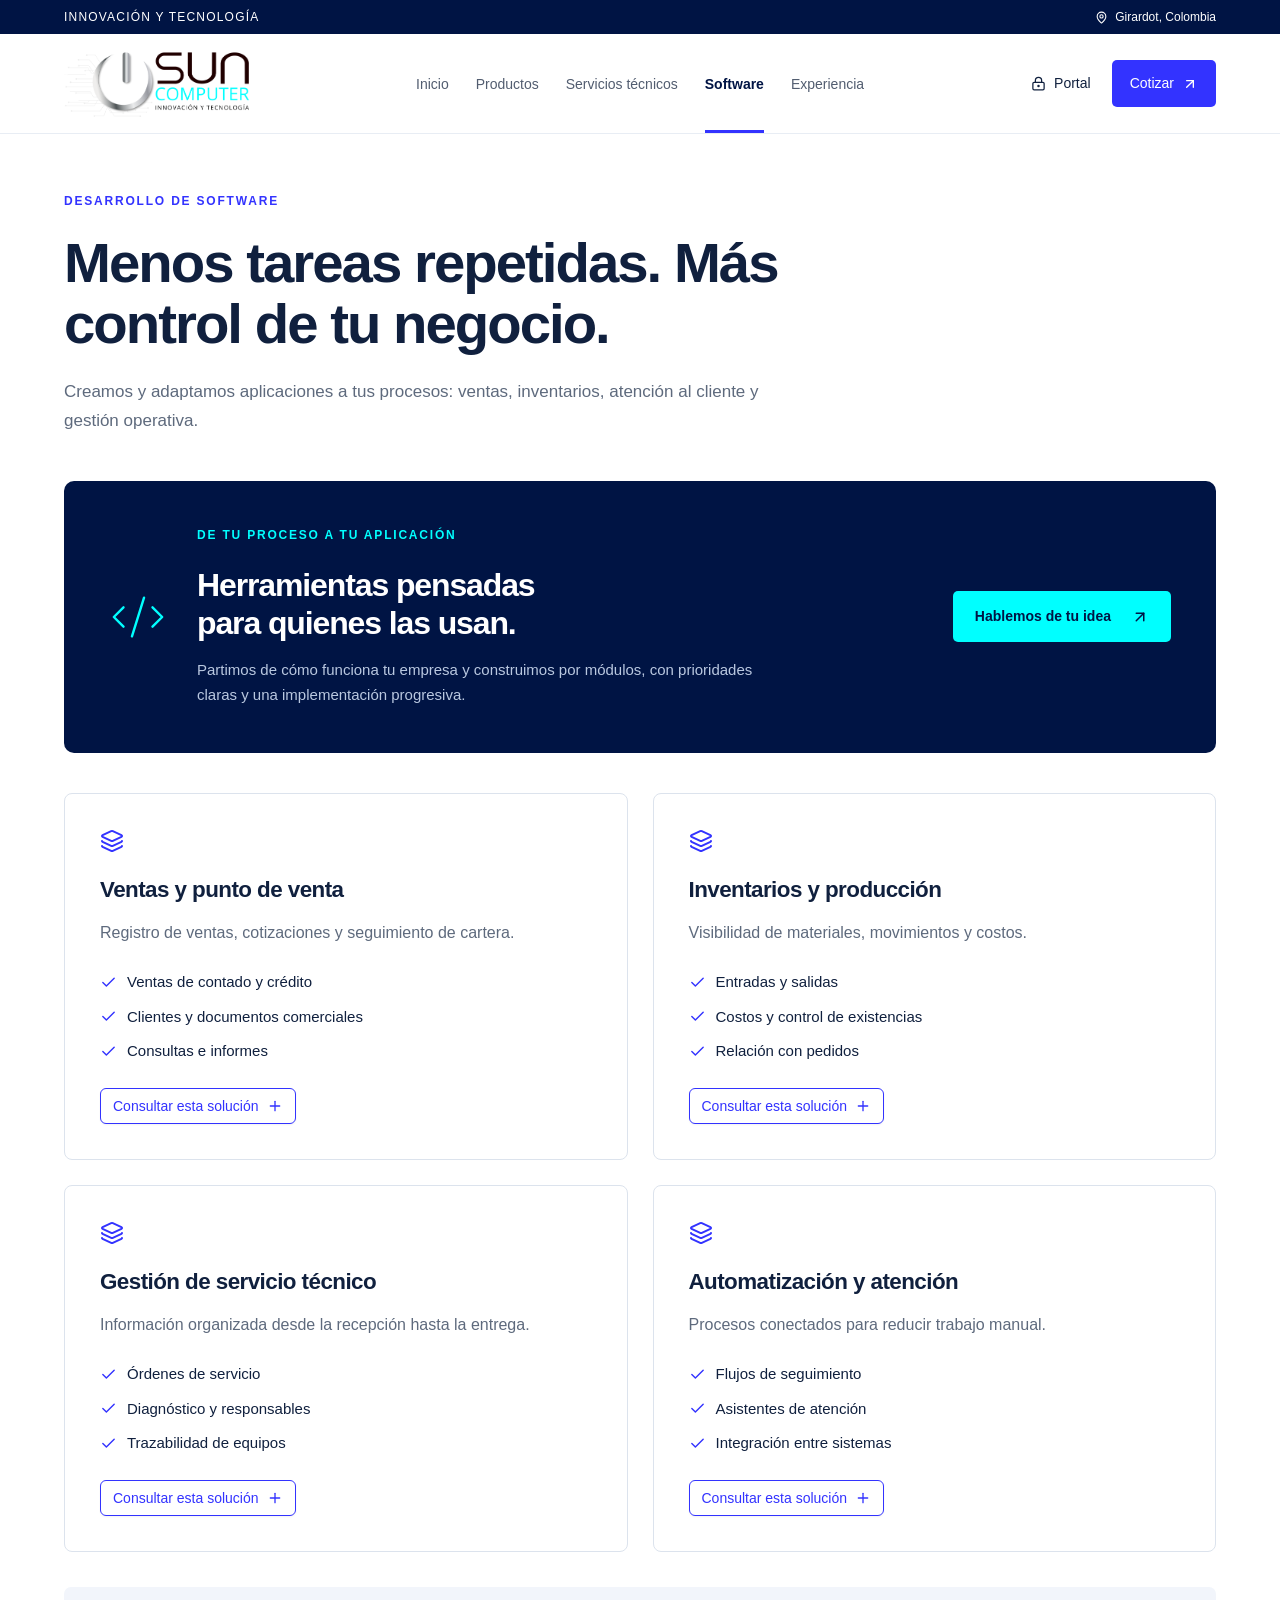
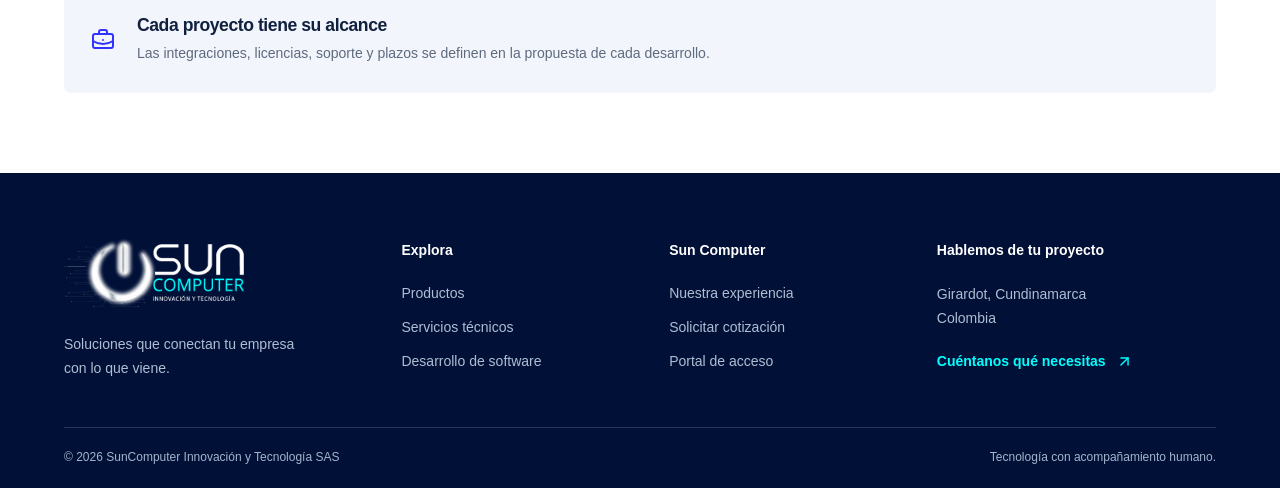
<file: _original/software.html>
<!DOCTYPE html>
<html lang="es"><head><meta charset="utf-8"/><meta content="width=device-width, initial-scale=1" name="viewport"/><link as="image" href="/sun-logo.png" rel="preload"/><link as="image" href="/sun-logo-light.png" rel="preload"/><title>Sun Computer | Innovación y Tecnología</title><meta content="Productos, soporte técnico y desarrollo de software. Sun Computer, Girardot, Colombia." name="description"/><link href="/sun-symbol.png" rel="icon"/><link href="/assets/site.css" rel="stylesheet"/><script defer="" src="/assets/site.js"></script></head><body><div class="topline"><span>INNOVACIÓN Y TECNOLOGÍA</span><span><svg aria-hidden="true" class="lucide lucide-map-pin" fill="none" height="13" stroke="currentColor" stroke-linecap="round" stroke-linejoin="round" stroke-width="2" viewbox="0 0 24 24" width="13" xmlns="http://www.w3.org/2000/svg"><path d="M20 10c0 4.993-5.539 10.193-7.399 11.799a1 1 0 0 1-1.202 0C9.539 20.193 4 14.993 4 10a8 8 0 0 1 16 0"></path><circle cx="12" cy="10" r="3"></circle></svg> Girardot, Colombia</span></div><header class="header"><a aria-label="Sun Computer, inicio" class="logo" href="/"><img alt="Sun Computer — Innovación y Tecnología" height="704" src="/sun-logo.png" width="1937"/></a><nav aria-label="Navegación principal" class="nav"><a href="/">Inicio</a><a href="/productos/">Productos</a><a href="/servicios/">Servicios técnicos</a><a aria-current="page" href="/software/">Software</a><a href="/experiencia/">Experiencia</a></nav><div class="header-actions"><a class="portal-link" href="/portal/"><svg aria-hidden="true" class="lucide lucide-lock-keyhole" fill="none" height="15" stroke="currentColor" stroke-linecap="round" stroke-linejoin="round" stroke-width="2" viewbox="0 0 24 24" width="15" xmlns="http://www.w3.org/2000/svg"><circle cx="12" cy="16" r="1"></circle><rect height="12" rx="2" width="18" x="3" y="10"></rect><path d="M7 10V7a5 5 0 0 1 10 0v3"></path></svg> Portal</a><a class="quote-link" href="/cotizar/">Cotizar <svg aria-hidden="true" class="lucide lucide-arrow-up-right" fill="none" height="16" stroke="currentColor" stroke-linecap="round" stroke-linejoin="round" stroke-width="2" viewbox="0 0 24 24" width="16" xmlns="http://www.w3.org/2000/svg"><path d="M7 7h10v10"></path><path d="M7 17 17 7"></path></svg></a><button aria-expanded="false" aria-label="Abrir menú" class="mobile-menu" type="button"><svg aria-hidden="true" class="lucide lucide-menu" fill="none" height="24" stroke="currentColor" stroke-linecap="round" stroke-linejoin="round" stroke-width="2" viewbox="0 0 24 24" width="24" xmlns="http://www.w3.org/2000/svg"><path d="M4 5h16"></path><path d="M4 12h16"></path><path d="M4 19h16"></path></svg></button></div></header><main id="contenido"><section class="section page-section"><div class="page-title"><span class="eyebrow">DESARROLLO DE SOFTWARE</span><h1>Menos tareas repetidas. Más control de tu negocio.</h1><p>Creamos y adaptamos aplicaciones a tus procesos: ventas, inventarios, atención al cliente y gestión operativa.</p></div><div class="software-feature"><svg aria-hidden="true" class="lucide lucide-code-xml" fill="none" height="58" stroke="currentColor" stroke-linecap="round" stroke-linejoin="round" stroke-width="1" viewbox="0 0 24 24" width="58" xmlns="http://www.w3.org/2000/svg"><path d="m18 16 4-4-4-4"></path><path d="m6 8-4 4 4 4"></path><path d="m14.5 4-5 16"></path></svg><div><span class="eyebrow">DE TU PROCESO A TU APLICACIÓN</span><h2>Herramientas pensadas<br/>para quienes las usan.</h2><p>Partimos de cómo funciona tu empresa y construimos por módulos, con prioridades claras y una implementación progresiva.</p></div><a class="button cyan" data-add="Desarrollo de software a la medida" href="/cotizar/">Hablemos de tu idea <svg aria-hidden="true" class="lucide lucide-arrow-up-right" fill="none" height="18" stroke="currentColor" stroke-linecap="round" stroke-linejoin="round" stroke-width="2" viewbox="0 0 24 24" width="18" xmlns="http://www.w3.org/2000/svg"><path d="M7 7h10v10"></path><path d="M7 17 17 7"></path></svg></a></div><div class="software-grid"><article><svg aria-hidden="true" class="lucide lucide-layers" fill="none" height="24" stroke="currentColor" stroke-linecap="round" stroke-linejoin="round" stroke-width="2" viewbox="0 0 24 24" width="24" xmlns="http://www.w3.org/2000/svg"><path d="M12.83 2.18a2 2 0 0 0-1.66 0L2.6 6.08a1 1 0 0 0 0 1.83l8.58 3.91a2 2 0 0 0 1.66 0l8.58-3.9a1 1 0 0 0 0-1.83z"></path><path d="M2 12a1 1 0 0 0 .58.91l8.6 3.91a2 2 0 0 0 1.65 0l8.58-3.9A1 1 0 0 0 22 12"></path><path d="M2 17a1 1 0 0 0 .58.91l8.6 3.91a2 2 0 0 0 1.65 0l8.58-3.9A1 1 0 0 0 22 17"></path></svg><h3>Ventas y punto de venta</h3><p>Registro de ventas, cotizaciones y seguimiento de cartera.</p><ul><li><svg aria-hidden="true" class="lucide lucide-check" fill="none" height="17" stroke="currentColor" stroke-linecap="round" stroke-linejoin="round" stroke-width="2" viewbox="0 0 24 24" width="17" xmlns="http://www.w3.org/2000/svg"><path d="M20 6 9 17l-5-5"></path></svg>Ventas de contado y crédito</li><li><svg aria-hidden="true" class="lucide lucide-check" fill="none" height="17" stroke="currentColor" stroke-linecap="round" stroke-linejoin="round" stroke-width="2" viewbox="0 0 24 24" width="17" xmlns="http://www.w3.org/2000/svg"><path d="M20 6 9 17l-5-5"></path></svg>Clientes y documentos comerciales</li><li><svg aria-hidden="true" class="lucide lucide-check" fill="none" height="17" stroke="currentColor" stroke-linecap="round" stroke-linejoin="round" stroke-width="2" viewbox="0 0 24 24" width="17" xmlns="http://www.w3.org/2000/svg"><path d="M20 6 9 17l-5-5"></path></svg>Consultas e informes</li></ul><button class="inline-flex shrink-0 items-center justify-center gap-2 rounded-md text-sm font-medium whitespace-nowrap transition-all outline-none focus-visible:border-ring focus-visible:ring-[3px] focus-visible:ring-ring/50 disabled:pointer-events-none disabled:opacity-50 aria-invalid:border-destructive aria-invalid:ring-destructive/20 dark:aria-invalid:ring-destructive/40 [&amp;_svg]:pointer-events-none [&amp;_svg]:shrink-0 [&amp;_svg:not([class*='size-'])]:size-4 border bg-background shadow-xs hover:bg-accent hover:text-accent-foreground dark:border-input dark:bg-input/30 dark:hover:bg-input/50 h-9 px-4 py-2 has-[&gt;svg]:px-3" data-add="Ventas y punto de venta" type="button">Consultar esta solución <svg aria-hidden="true" class="lucide lucide-plus" fill="none" height="16" stroke="currentColor" stroke-linecap="round" stroke-linejoin="round" stroke-width="2" viewbox="0 0 24 24" width="16" xmlns="http://www.w3.org/2000/svg"><path d="M5 12h14"></path><path d="M12 5v14"></path></svg></button></article><article><svg aria-hidden="true" class="lucide lucide-layers" fill="none" height="24" stroke="currentColor" stroke-linecap="round" stroke-linejoin="round" stroke-width="2" viewbox="0 0 24 24" width="24" xmlns="http://www.w3.org/2000/svg"><path d="M12.83 2.18a2 2 0 0 0-1.66 0L2.6 6.08a1 1 0 0 0 0 1.83l8.58 3.91a2 2 0 0 0 1.66 0l8.58-3.9a1 1 0 0 0 0-1.83z"></path><path d="M2 12a1 1 0 0 0 .58.91l8.6 3.91a2 2 0 0 0 1.65 0l8.58-3.9A1 1 0 0 0 22 12"></path><path d="M2 17a1 1 0 0 0 .58.91l8.6 3.91a2 2 0 0 0 1.65 0l8.58-3.9A1 1 0 0 0 22 17"></path></svg><h3>Inventarios y producción</h3><p>Visibilidad de materiales, movimientos y costos.</p><ul><li><svg aria-hidden="true" class="lucide lucide-check" fill="none" height="17" stroke="currentColor" stroke-linecap="round" stroke-linejoin="round" stroke-width="2" viewbox="0 0 24 24" width="17" xmlns="http://www.w3.org/2000/svg"><path d="M20 6 9 17l-5-5"></path></svg>Entradas y salidas</li><li><svg aria-hidden="true" class="lucide lucide-check" fill="none" height="17" stroke="currentColor" stroke-linecap="round" stroke-linejoin="round" stroke-width="2" viewbox="0 0 24 24" width="17" xmlns="http://www.w3.org/2000/svg"><path d="M20 6 9 17l-5-5"></path></svg>Costos y control de existencias</li><li><svg aria-hidden="true" class="lucide lucide-check" fill="none" height="17" stroke="currentColor" stroke-linecap="round" stroke-linejoin="round" stroke-width="2" viewbox="0 0 24 24" width="17" xmlns="http://www.w3.org/2000/svg"><path d="M20 6 9 17l-5-5"></path></svg>Relación con pedidos</li></ul><button class="inline-flex shrink-0 items-center justify-center gap-2 rounded-md text-sm font-medium whitespace-nowrap transition-all outline-none focus-visible:border-ring focus-visible:ring-[3px] focus-visible:ring-ring/50 disabled:pointer-events-none disabled:opacity-50 aria-invalid:border-destructive aria-invalid:ring-destructive/20 dark:aria-invalid:ring-destructive/40 [&amp;_svg]:pointer-events-none [&amp;_svg]:shrink-0 [&amp;_svg:not([class*='size-'])]:size-4 border bg-background shadow-xs hover:bg-accent hover:text-accent-foreground dark:border-input dark:bg-input/30 dark:hover:bg-input/50 h-9 px-4 py-2 has-[&gt;svg]:px-3" data-add="Inventarios y producción" type="button">Consultar esta solución <svg aria-hidden="true" class="lucide lucide-plus" fill="none" height="16" stroke="currentColor" stroke-linecap="round" stroke-linejoin="round" stroke-width="2" viewbox="0 0 24 24" width="16" xmlns="http://www.w3.org/2000/svg"><path d="M5 12h14"></path><path d="M12 5v14"></path></svg></button></article><article><svg aria-hidden="true" class="lucide lucide-layers" fill="none" height="24" stroke="currentColor" stroke-linecap="round" stroke-linejoin="round" stroke-width="2" viewbox="0 0 24 24" width="24" xmlns="http://www.w3.org/2000/svg"><path d="M12.83 2.18a2 2 0 0 0-1.66 0L2.6 6.08a1 1 0 0 0 0 1.83l8.58 3.91a2 2 0 0 0 1.66 0l8.58-3.9a1 1 0 0 0 0-1.83z"></path><path d="M2 12a1 1 0 0 0 .58.91l8.6 3.91a2 2 0 0 0 1.65 0l8.58-3.9A1 1 0 0 0 22 12"></path><path d="M2 17a1 1 0 0 0 .58.91l8.6 3.91a2 2 0 0 0 1.65 0l8.58-3.9A1 1 0 0 0 22 17"></path></svg><h3>Gestión de servicio técnico</h3><p>Información organizada desde la recepción hasta la entrega.</p><ul><li><svg aria-hidden="true" class="lucide lucide-check" fill="none" height="17" stroke="currentColor" stroke-linecap="round" stroke-linejoin="round" stroke-width="2" viewbox="0 0 24 24" width="17" xmlns="http://www.w3.org/2000/svg"><path d="M20 6 9 17l-5-5"></path></svg>Órdenes de servicio</li><li><svg aria-hidden="true" class="lucide lucide-check" fill="none" height="17" stroke="currentColor" stroke-linecap="round" stroke-linejoin="round" stroke-width="2" viewbox="0 0 24 24" width="17" xmlns="http://www.w3.org/2000/svg"><path d="M20 6 9 17l-5-5"></path></svg>Diagnóstico y responsables</li><li><svg aria-hidden="true" class="lucide lucide-check" fill="none" height="17" stroke="currentColor" stroke-linecap="round" stroke-linejoin="round" stroke-width="2" viewbox="0 0 24 24" width="17" xmlns="http://www.w3.org/2000/svg"><path d="M20 6 9 17l-5-5"></path></svg>Trazabilidad de equipos</li></ul><button class="inline-flex shrink-0 items-center justify-center gap-2 rounded-md text-sm font-medium whitespace-nowrap transition-all outline-none focus-visible:border-ring focus-visible:ring-[3px] focus-visible:ring-ring/50 disabled:pointer-events-none disabled:opacity-50 aria-invalid:border-destructive aria-invalid:ring-destructive/20 dark:aria-invalid:ring-destructive/40 [&amp;_svg]:pointer-events-none [&amp;_svg]:shrink-0 [&amp;_svg:not([class*='size-'])]:size-4 border bg-background shadow-xs hover:bg-accent hover:text-accent-foreground dark:border-input dark:bg-input/30 dark:hover:bg-input/50 h-9 px-4 py-2 has-[&gt;svg]:px-3" data-add="Gestión de servicio técnico" type="button">Consultar esta solución <svg aria-hidden="true" class="lucide lucide-plus" fill="none" height="16" stroke="currentColor" stroke-linecap="round" stroke-linejoin="round" stroke-width="2" viewbox="0 0 24 24" width="16" xmlns="http://www.w3.org/2000/svg"><path d="M5 12h14"></path><path d="M12 5v14"></path></svg></button></article><article><svg aria-hidden="true" class="lucide lucide-layers" fill="none" height="24" stroke="currentColor" stroke-linecap="round" stroke-linejoin="round" stroke-width="2" viewbox="0 0 24 24" width="24" xmlns="http://www.w3.org/2000/svg"><path d="M12.83 2.18a2 2 0 0 0-1.66 0L2.6 6.08a1 1 0 0 0 0 1.83l8.58 3.91a2 2 0 0 0 1.66 0l8.58-3.9a1 1 0 0 0 0-1.83z"></path><path d="M2 12a1 1 0 0 0 .58.91l8.6 3.91a2 2 0 0 0 1.65 0l8.58-3.9A1 1 0 0 0 22 12"></path><path d="M2 17a1 1 0 0 0 .58.91l8.6 3.91a2 2 0 0 0 1.65 0l8.58-3.9A1 1 0 0 0 22 17"></path></svg><h3>Automatización y atención</h3><p>Procesos conectados para reducir trabajo manual.</p><ul><li><svg aria-hidden="true" class="lucide lucide-check" fill="none" height="17" stroke="currentColor" stroke-linecap="round" stroke-linejoin="round" stroke-width="2" viewbox="0 0 24 24" width="17" xmlns="http://www.w3.org/2000/svg"><path d="M20 6 9 17l-5-5"></path></svg>Flujos de seguimiento</li><li><svg aria-hidden="true" class="lucide lucide-check" fill="none" height="17" stroke="currentColor" stroke-linecap="round" stroke-linejoin="round" stroke-width="2" viewbox="0 0 24 24" width="17" xmlns="http://www.w3.org/2000/svg"><path d="M20 6 9 17l-5-5"></path></svg>Asistentes de atención</li><li><svg aria-hidden="true" class="lucide lucide-check" fill="none" height="17" stroke="currentColor" stroke-linecap="round" stroke-linejoin="round" stroke-width="2" viewbox="0 0 24 24" width="17" xmlns="http://www.w3.org/2000/svg"><path d="M20 6 9 17l-5-5"></path></svg>Integración entre sistemas</li></ul><button class="inline-flex shrink-0 items-center justify-center gap-2 rounded-md text-sm font-medium whitespace-nowrap transition-all outline-none focus-visible:border-ring focus-visible:ring-[3px] focus-visible:ring-ring/50 disabled:pointer-events-none disabled:opacity-50 aria-invalid:border-destructive aria-invalid:ring-destructive/20 dark:aria-invalid:ring-destructive/40 [&amp;_svg]:pointer-events-none [&amp;_svg]:shrink-0 [&amp;_svg:not([class*='size-'])]:size-4 border bg-background shadow-xs hover:bg-accent hover:text-accent-foreground dark:border-input dark:bg-input/30 dark:hover:bg-input/50 h-9 px-4 py-2 has-[&gt;svg]:px-3" data-add="Automatización y atención" type="button">Consultar esta solución <svg aria-hidden="true" class="lucide lucide-plus" fill="none" height="16" stroke="currentColor" stroke-linecap="round" stroke-linejoin="round" stroke-width="2" viewbox="0 0 24 24" width="16" xmlns="http://www.w3.org/2000/svg"><path d="M5 12h14"></path><path d="M12 5v14"></path></svg></button></article></div><div class="subtle-banner"><svg aria-hidden="true" class="lucide lucide-briefcase-business" fill="none" height="24" stroke="currentColor" stroke-linecap="round" stroke-linejoin="round" stroke-width="2" viewbox="0 0 24 24" width="24" xmlns="http://www.w3.org/2000/svg"><path d="M12 12h.01"></path><path d="M16 6V4a2 2 0 0 0-2-2h-4a2 2 0 0 0-2 2v2"></path><path d="M22 13a18.15 18.15 0 0 1-20 0"></path><rect height="14" rx="2" width="20" x="2" y="6"></rect></svg><div><h3>Cada proyecto tiene su alcance</h3><p>Las integraciones, licencias, soporte y plazos se definen en la propuesta de cada desarrollo.</p></div></div></section></main><footer><div class="footer-main"><div><img alt="Sun Computer" height="230" src="/sun-logo-light.png" width="466"/><p>Soluciones que conectan tu empresa<br/>con lo que viene.</p></div><div><b>Explora</b><a href="/productos/">Productos</a><a href="/servicios/">Servicios técnicos</a><a href="/software/">Desarrollo de software</a></div><div><b>Sun Computer</b><a href="/experiencia/">Nuestra experiencia</a><a href="/cotizar/">Solicitar cotización</a><a href="/portal/">Portal de acceso</a></div><div><b>Hablemos de tu proyecto</b><p>Girardot, Cundinamarca<br/>Colombia</p><a class="text-link" href="/cotizar/">Cuéntanos qué necesitas <svg aria-hidden="true" class="lucide lucide-arrow-up-right" fill="none" height="17" stroke="currentColor" stroke-linecap="round" stroke-linejoin="round" stroke-width="2" viewbox="0 0 24 24" width="17" xmlns="http://www.w3.org/2000/svg"><path d="M7 7h10v10"></path><path d="M7 17 17 7"></path></svg></a></div></div><div class="footer-bottom"><span>© 2026 SunComputer Innovación y Tecnología SAS</span><span>Tecnología con acompañamiento humano.</span></div></footer></body></html>
</file>
<file: assets/sun.css>
/* =========================================================
   SUN COMPUTER — Sistema de diseño 2026 (borrador v2, oscuro)
   Inspirado en Modal: lienzo casi negro, texto "fósforo" pálido
   y un solo color LED que brilla. En SUN ese LED es el cian del
   logo (#00e5ff). Sin sombras: la profundidad viene de cambiar
   el tono de la superficie y de líneas de 1px.
   Radios: botones 12px, tarjetas 8px, píldoras 9999px.
   ========================================================= */

:root {
  /* Superficies (negro con matiz navy de marca) */
  --void: #02050c;            /* lienzo principal */
  --ground: #0a1120;          /* tarjetas y botón relleno */
  --carbon: #111b2f;          /* superficies elevadas, nav */
  --frost: #e4f1fb;           /* única banda clara (respiro) */

  /* Líneas */
  --circuit: #2a3d5c;         /* borde interactivo */
  --hairline: #172440;        /* separadores */
  --pine: #1f2f4b;            /* borde de baja jerarquía */

  /* Texto "fósforo" (azul hielo en vez de verde) */
  --phosphor: #e2f6ff;        /* títulos, botones, íconos */
  --lead: #b3c9e2;            /* subtítulos y texto destacado */
  --body: #8ea3bf;            /* párrafos */
  --muted: #64778f;           /* ayudas y metadatos */
  --eyebrow: #8fb6d6;         /* etiquetas superiores */
  --fern: #7f97b5;            /* enlaces terciarios */

  /* LED de marca */
  --led: #00e5ff;             /* cian del logo SUN — racionado */
  --led-soft: rgba(0, 229, 255, .14);
  --brand-blue: #0036a0;      /* azul eléctrico del sun-brand.png (halo) */

  /* Tipografía */
  --display: "Space Grotesk", "Inter Tight", ui-sans-serif, system-ui, sans-serif;
  --ui: "Inter", ui-sans-serif, system-ui, -apple-system, "Segoe UI", Roboto, sans-serif;
  --mono: "JetBrains Mono", ui-monospace, "Cascadia Code", Consolas, monospace;

  /* Forma */
  --r-card: 8px;
  --r-btn: 12px;
  --r-pill: 9999px;

  /* Layout */
  --wrap: 1280px;
  --gutter: clamp(20px, 5vw, 48px);
  --band-y: clamp(72px, 9vw, 112px);
  --ease: cubic-bezier(.2, .7, .2, 1);
}

*, *::before, *::after { box-sizing: border-box; }
* { margin: 0; padding: 0; }
html { -webkit-text-size-adjust: 100%; scroll-behavior: smooth; }
body {
  font-family: var(--ui);
  font-size: 16px; line-height: 1.5; letter-spacing: -0.022em;
  color: var(--body); background: var(--void);
  -webkit-font-smoothing: antialiased;
  font-feature-settings: "cv11";
}
img, svg { display: block; max-width: 100%; }
a { color: inherit; text-decoration: none; }
button { font: inherit; color: inherit; background: none; border: 0; cursor: pointer; }
a, button { transition: color .3s ease-out, background-color .3s ease-out, border-color .3s ease-out; }
:focus-visible { outline: 2px solid var(--led); outline-offset: 3px; border-radius: 6px; }
::selection { background: var(--led); color: var(--void); }

.wrap { width: 100%; max-width: var(--wrap); margin-inline: auto; padding-inline: var(--gutter); }
.skip { position: absolute; left: -9999px; }
.skip:focus { left: 16px; top: 12px; z-index: 100; background: var(--led); color: var(--void); padding: 8px 14px; border-radius: var(--r-pill); }

/* ---------- Tipografía ---------- */
.kicker {
  display: inline-block; margin-bottom: 14px;
  font-size: 12px; font-weight: 500; letter-spacing: 0.08em; text-transform: uppercase;
  color: var(--eyebrow);
}
.display, .h2, .h3 { font-family: var(--display); color: var(--phosphor); font-weight: 500; }
.display { font-size: clamp(44px, 7vw, 84px); line-height: 1.0; letter-spacing: -0.03em; }
.h2 { font-size: clamp(32px, 4.4vw, 48px); line-height: 1.06; letter-spacing: -0.025em; }
.h3 { font-size: 24px; line-height: 1.25; letter-spacing: -0.015em; font-weight: 500; }
.lead { font-size: clamp(18px, 1.8vw, 20px); line-height: 1.5; color: var(--lead); letter-spacing: -0.018em; }
.led { color: var(--led); }

/* ---------- Botones ---------- */
.btn {
  display: inline-flex; align-items: center; justify-content: center; gap: 10px;
  min-height: 48px; padding: 12px 24px;
  font-size: 16px; font-weight: 500; letter-spacing: -0.022em;
}
.btn svg { width: 18px; height: 18px; }
.btn-led { background: var(--led); color: var(--void); border-radius: var(--r-pill); }
.btn-led:hover { background: #7ff2ff; }
.btn-ghost { border: 1px solid var(--phosphor); color: var(--phosphor); border-radius: var(--r-btn); }
.btn-ghost:hover { background: var(--phosphor); color: var(--void); }
.btn-ground { background: var(--ground); border: 1px solid var(--phosphor); color: var(--phosphor); border-radius: var(--r-btn); }
.btn-ground:hover { background: var(--carbon); }

.chip {
  display: inline-flex; align-items: center; gap: 6px;
  padding: 7px 14px; border-radius: var(--r-pill);
  border: 1px solid var(--circuit); color: var(--fern);
  font-size: 14px; font-weight: 500;
}
.chip:hover { color: var(--phosphor); border-color: var(--led); }
.chip svg { width: 15px; height: 15px; transition: transform .3s ease-out; }
.chip:hover svg { transform: translateX(2px); }

/* ---------- Barra superior ---------- */
.utility { background: var(--void); color: var(--muted); font-size: 12px; border-bottom: 1px solid var(--hairline); }
.utility .wrap { display: flex; justify-content: space-between; align-items: center; min-height: 34px; gap: 16px; }
.utility span { display: inline-flex; align-items: center; gap: 6px; text-transform: uppercase; letter-spacing: 0.08em; font-weight: 500; }
.utility svg { width: 12px; height: 12px; color: var(--led); }

/* ---------- Navegación ---------- */
.header {
  position: sticky; top: 0; z-index: 50;
  background: rgba(17, 27, 47, .78);
  -webkit-backdrop-filter: blur(12px); backdrop-filter: blur(12px);
  border-bottom: 1px solid var(--hairline);
  box-shadow: rgba(0, 0, 0, .25) 0 10px 15px -3px, rgba(0, 0, 0, .2) 0 4px 6px -4px;
}
.header .wrap { display: flex; align-items: center; gap: 32px; min-height: 64px; }
.logo img { height: 40px; width: auto; }
.nav { display: flex; gap: 30px; margin-inline: auto; font-size: 14px; font-weight: 500; color: var(--lead); }
.nav a { padding: 6px 0; position: relative; }
.nav a:hover { color: var(--phosphor); }
.nav a[aria-current="page"] { color: var(--phosphor); }
.nav a[aria-current="page"]::after {
  content: ""; position: absolute; left: 50%; bottom: -4px; width: 4px; height: 4px; margin-left: -2px;
  border-radius: 50%; background: var(--led);
}
.header-actions { display: flex; align-items: center; gap: 14px; }
.portal-link { display: inline-flex; align-items: center; gap: 6px; font-size: 14px; font-weight: 500; color: var(--fern); }
.portal-link:hover { color: var(--phosphor); }
.portal-link svg { width: 14px; height: 14px; }
.quote-link {
  display: inline-flex; align-items: center; gap: 6px;
  padding: 8px 16px; border-radius: var(--r-pill);
  background: var(--led); color: var(--void); font-size: 14px; font-weight: 500;
}
.quote-link:hover { background: #7ff2ff; }
.draft-count {
  min-width: 18px; height: 18px; padding: 0 5px; border-radius: var(--r-pill);
  background: var(--void); color: var(--led); font-size: 11px; line-height: 18px; text-align: center;
}
.mobile-menu { display: none; width: 40px; height: 40px; border-radius: var(--r-btn); align-items: center; justify-content: center; color: var(--phosphor); border: 1px solid var(--circuit); }
.mobile-menu svg { width: 20px; height: 20px; }

/* ---------- Hero (pila centrada) ---------- */
.hero { position: relative; padding-top: clamp(64px, 10vw, 120px); text-align: center; overflow: hidden; }
.hero::before {
  content: ""; position: absolute; left: 50%; top: 52%; width: min(1200px, 140vw); aspect-ratio: 1.6;
  transform: translate(-50%, -10%);
  background: radial-gradient(closest-side, rgba(0, 229, 255, .22), rgba(0, 54, 160, .18) 45%, transparent 75%);
  pointer-events: none;
}
.hero .wrap { position: relative; }
.hero .display { max-width: 15ch; margin-inline: auto; }
.hero .lead { max-width: 40ch; margin: 24px auto 0; }
.hero-actions { display: flex; flex-wrap: wrap; justify-content: center; gap: 12px; margin-top: 40px; }
.hero-note {
  display: inline-flex; align-items: center; gap: 8px; margin-top: 28px;
  font-size: 14px; color: var(--muted);
}
.hero-note svg { width: 16px; height: 16px; color: var(--led); flex: none; }
.hero-visual {
  position: relative; margin: clamp(48px, 7vw, 80px) auto 0; max-width: 1080px;
  border-radius: var(--r-card) var(--r-card) 0 0; overflow: hidden;
  border: 1px solid var(--circuit); border-bottom: 0;
}
.hero-visual img { width: 100%; height: auto; aspect-ratio: 16 / 8; object-fit: cover; object-position: center 60%; }
.hero-visual::after {
  content: ""; position: absolute; inset: auto 0 0 0; height: 45%;
  background: linear-gradient(to top, var(--void), transparent);
}

/* ---------- Caminos ---------- */
.paths { border-top: 1px solid var(--hairline); border-bottom: 1px solid var(--hairline); }
.paths-grid { display: grid; grid-template-columns: repeat(3, 1fr); }
.path {
  display: flex; align-items: center; gap: 16px; padding: 28px 28px;
  border-left: 1px solid var(--hairline);
}
.path:last-child { border-right: 1px solid var(--hairline); }
.path:hover { background: var(--ground); }
.path .ico { width: 44px; height: 44px; flex: none; display: grid; place-items: center; color: var(--led); border: 1px solid var(--circuit); border-radius: var(--r-btn); }
.path .ico svg { width: 20px; height: 20px; }
.path b { display: block; color: var(--phosphor); font-weight: 500; font-size: 16px; }
.path small { display: block; font-size: 14px; color: var(--muted); }
.path .go { margin-left: auto; width: 18px; height: 18px; color: var(--muted); transition: transform .3s ease-out, color .3s ease-out; }
.path:hover .go { color: var(--led); transform: translate(2px, -2px); }

/* ---------- Bandas ---------- */
.band { padding-block: var(--band-y); }
.band.ground { background: var(--ground); }
.band-head { display: flex; flex-wrap: wrap; align-items: end; justify-content: space-between; gap: 20px 40px; margin-bottom: 48px; }
.band-head .h2 { max-width: 20ch; }

/* Tarjetas de producto con foto */
.cards { display: grid; grid-template-columns: repeat(3, 1fr); gap: 20px; }
.card { display: flex; flex-direction: column; background: var(--carbon); border-radius: var(--r-card); overflow: hidden; border: 1px solid var(--hairline); }
.card:hover { border-color: var(--circuit); }
.card-visual { position: relative; aspect-ratio: 4 / 3; overflow: hidden; background: var(--ground); }
.card-visual img { width: 100%; height: 100%; object-fit: cover; transition: transform .8s var(--ease); }
.card:hover .card-visual img { transform: scale(1.04); }
.card-visual .num { z-index: 3;
  position: absolute; top: 14px; left: 14px; padding: 3px 10px; border-radius: var(--r-pill);
  background: rgba(2, 5, 12, .7); color: var(--lead); font: 500 12px/1.4 var(--mono);
  -webkit-backdrop-filter: blur(6px); backdrop-filter: blur(6px);
}
.card-body { padding: 28px 28px 32px; }
.card-body small { font-size: 12px; font-weight: 500; letter-spacing: 0.08em; text-transform: uppercase; color: var(--eyebrow); }
.card-body .h3 { margin-top: 10px; }
.card-body p { margin-top: 10px; font-size: 15px; color: var(--body); }

/* Banda de marca */
.brand-band { background: var(--void); }
.brand-band .wrap { display: grid; gap: 32px; }
.brand-caption { display: flex; justify-content: space-between; font: 500 12px/1 var(--mono); letter-spacing: 0.1em; color: var(--muted); }
.brand-art { position: relative; display: grid; place-items: center; padding: clamp(8px, 3vw, 32px) 0; isolation: isolate; }
.brand-art::before {
  content: ""; position: absolute; inset: -10% 5%; z-index: -1; border-radius: 50%;
  background: radial-gradient(closest-side, rgba(0, 80, 230, .45), rgba(0, 54, 160, .2) 55%, transparent);
  animation: halo 6s ease-in-out infinite;
}
.brand-art img { width: min(100%, 980px); height: auto; filter: drop-shadow(0 0 22px rgba(0, 120, 255, .45)); }
.brand-bottom { display: flex; align-items: end; justify-content: space-between; gap: 24px; }
.brand-bottom p { font-family: var(--display); font-size: clamp(26px, 3.4vw, 40px); line-height: 1.12; letter-spacing: -0.02em; color: var(--muted); }
.brand-bottom p b { color: var(--phosphor); font-weight: 500; }
.brand-bottom svg { width: 48px; height: 48px; color: var(--led); flex: none; }

/* Banda clara (respiro, como Modal) */
.band.frost { background: var(--frost); color: #3d4f66; }
.band.frost .kicker { color: #3a6a8f; }
.band.frost .h2, .band.frost .h3 { color: #06122a; }
.band.frost .led { color: #0060a8; }
.band.frost .exp-grid p { color: #3d4f66; }
.band.frost .chip { border-color: #a9c0d6; color: #2f4a68; }
.band.frost .chip:hover { border-color: #06122a; color: #06122a; }

/* Banda de software con ventana de terminal */
.soft-grid { display: grid; grid-template-columns: 1fr 1.05fr; gap: 64px; align-items: center; }
.soft-grid .lead { margin-top: 24px; max-width: 40ch; }
.soft-grid .btn { margin-top: 36px; }
.window { background: var(--carbon); border: 1px solid var(--circuit); border-radius: 16px; overflow: hidden; }
.window-bar { display: flex; align-items: center; gap: 8px; padding: 12px 16px; border-bottom: 1px solid var(--hairline); }
.window-bar i { width: 10px; height: 10px; border-radius: 50%; background: #3a4a66; }
.window-bar i:nth-child(1) { background: #ff5f57; } .window-bar i:nth-child(2) { background: #febc2e; } .window-bar i:nth-child(3) { background: #28c840; }
.window-bar span { margin-left: auto; font: 500 12px/1 var(--mono); color: var(--muted); }
.caps { display: grid; }
.cap {
  display: grid; grid-template-columns: 44px 1fr 18px; align-items: center; gap: 14px;
  padding: 20px 22px; border-bottom: 1px solid var(--hairline);
}
.cap:last-child { border-bottom: 0; }
.cap:hover { background: var(--ground); }
.cap .n { font: 500 13px/1 var(--mono); color: var(--led); }
.cap h3 { font: 500 18px/1.3 var(--display); color: var(--phosphor); letter-spacing: -0.01em; }
.cap p { font-size: 14px; color: var(--body); margin-top: 2px; }
.cap svg { width: 18px; height: 18px; color: var(--muted); transition: transform .3s ease-out, color .3s ease-out; }
.cap:hover svg { color: var(--led); transform: translateX(2px); }

/* Experiencia con mosaico de fotos */
.exp-grid { display: grid; grid-template-columns: 1fr 1.1fr; gap: 64px; align-items: center; }
.exp-grid p { font-size: 18px; color: var(--lead); max-width: 42ch; margin-top: 24px; }
.exp-grid .chip { margin-top: 28px; }
.mosaic { display: grid; grid-template-columns: 1fr 1fr; grid-template-rows: 1fr 1fr; gap: 12px; aspect-ratio: 1.15; }
.mosaic figure { border-radius: var(--r-card); overflow: hidden; border: 1px solid var(--hairline); background: var(--ground); }
.mosaic figure:first-child { grid-row: span 2; }
.mosaic figure { position: relative; }
.mosaic img { position: absolute; inset: 0; width: 100%; height: 100%; object-fit: cover; }

/* ---------- Footer ---------- */
footer { background: var(--void); border-top: 1px solid var(--hairline); color: var(--muted); font-size: 14px; }
.footer-main { display: grid; grid-template-columns: 1.4fr 1fr 1fr 1.2fr; gap: 40px; padding-block: 64px 48px; }
.footer-main img { height: 52px; width: auto; margin-bottom: 18px; }
.footer-main b { display: block; color: var(--eyebrow); font-size: 12px; font-weight: 500; letter-spacing: 0.08em; text-transform: uppercase; margin-bottom: 16px; }
.footer-main a:not(.chip) { display: block; padding: 4px 0; color: var(--fern); }
.footer-main a:not(.chip):hover { color: var(--phosphor); }
.footer-main .chip { margin-top: 14px; }
.footer-bottom { display: flex; flex-wrap: wrap; justify-content: space-between; gap: 8px 24px; padding-block: 20px 28px; border-top: 1px solid var(--hairline); font-size: 12px; }

/* ---------- Avisos de site.js ---------- */
.toast {
  position: fixed; left: 50%; bottom: 24px; transform: translateX(-50%); z-index: 90;
  display: flex; align-items: center; gap: 16px; padding: 12px 14px 12px 20px;
  background: var(--carbon); border: 1px solid var(--circuit); color: var(--phosphor);
  border-radius: var(--r-btn); font-size: 14px;
}
.toast a { color: var(--led); }
.toast button { padding: 6px 12px; border-radius: var(--r-pill); border: 1px solid var(--circuit); font-size: 13px; }

/* ---------- Animaciones (sutiles) ---------- */

/* Entradas al hacer scroll — solo si JS está activo */
.motion-ready .reveal {
  opacity: 0; transform: translateY(28px); filter: blur(4px);
  transition: opacity .9s var(--ease), transform .9s var(--ease), filter .9s var(--ease);
  transition-delay: calc(var(--d, 0) * 90ms);
}
.motion-ready .reveal.in { opacity: 1; transform: none; filter: none; }

/* Logo SUN animado */
.power { position: relative; width: 84px; height: 84px; margin: 0 auto 28px; }
.power::before {
  content: ""; position: absolute; inset: -40%; border-radius: 50%;
  background: radial-gradient(closest-side, rgba(0, 229, 255, .35), rgba(0, 54, 160, .15) 55%, transparent);
  animation: halo 4.5s ease-in-out 2.4s infinite;
  opacity: 0;
}
.power svg { position: relative; width: 100%; height: 100%; overflow: visible; }
.p-ring { fill: none; stroke: url(#metal); stroke-width: 7; stroke-linecap: round;
  stroke-dasharray: 80 100; stroke-dashoffset: 80; animation: draw 1.6s var(--ease) .2s forwards; }
.p-bar { stroke: var(--phosphor); stroke-width: 8; stroke-linecap: round;
  stroke-dasharray: 100; stroke-dashoffset: 100;
  animation: draw .7s var(--ease) 1.2s forwards, ignite .6s ease-out 1.8s forwards; }
@keyframes draw { to { stroke-dashoffset: 0; } }
@keyframes ignite { to { stroke: var(--led); filter: drop-shadow(0 0 6px rgba(0, 229, 255, .8)); } }
@keyframes halo { 0%, 100% { opacity: .35; transform: scale(.92); } 50% { opacity: .85; transform: scale(1.05); } }

/* Fondo vivo: circuitos con pulsos */
.circuits { position: absolute; top: 0; left: 0; width: 100%; height: 50vw; max-height: 820px; min-height: 560px; pointer-events: none;
  -webkit-mask-image: linear-gradient(to right, #000 8%, transparent 27%, transparent 73%, #000 92%); mask-image: linear-gradient(to right, #000 8%, transparent 27%, transparent 73%, #000 92%); }
.c-lines { fill: none; stroke: #1b2b48; stroke-width: 1.2; }
.c-dots { fill: #24395e; }
.c-pulses path { fill: none; stroke: var(--led); stroke-width: 1.6; stroke-linecap: round;
  stroke-dasharray: 60 1000; stroke-dashoffset: 1060; opacity: .9;
  animation: pulse 7s linear infinite; animation-delay: var(--t, 0s); }
@keyframes pulse { 0% { stroke-dashoffset: 60; opacity: 0; } 8% { opacity: .9; } 70% { opacity: .9; } 100% { stroke-dashoffset: -1000; opacity: 0; } }
@media (max-width: 880px) { .circuits { opacity: .55; } }

/* Brillo cian que sigue al cursor */
.glow { position: relative; isolation: isolate; }
.glow::after {
  content: ""; position: absolute; inset: 0; z-index: 2; pointer-events: none; border-radius: inherit;
  background: radial-gradient(320px circle at var(--mx, 50%) var(--my, 50%), rgba(0, 229, 255, .10), transparent 60%);
  opacity: 0; transition: opacity .4s ease-out;
}
.glow:hover::after { opacity: 1; }

/* Inclinación 3D */
.tilt { transform-style: preserve-3d; will-change: transform; }
.motion-ready .tilt.in { transition: opacity .9s var(--ease), transform .25s ease-out, filter .9s var(--ease), border-color .3s ease-out; }

/* Botón LED: pequeño brillo al pasar */
.btn-led, .quote-link { position: relative; overflow: hidden; }
.btn-led::before, .quote-link::before {
  content: ""; position: absolute; top: 0; left: -60%; width: 40%; height: 100%;
  background: linear-gradient(100deg, transparent, rgba(255, 255, 255, .55), transparent);
  transform: skewX(-20deg); transition: left .6s var(--ease);
}
.btn-led:hover::before, .quote-link:hover::before { left: 120%; }

/* Hero: foto entra con zoom suave */
.hero-visual img { transition: transform 1.6s var(--ease); }
.motion-ready .hero-visual:not(.in) img { transform: scale(1.06); }

@media (prefers-reduced-motion: reduce) {
  *, *::before, *::after { animation-duration: .01ms !important; animation-iteration-count: 1 !important; transition-duration: .01ms !important; }
  .p-ring, .p-bar { stroke-dashoffset: 0; }
  .p-bar { stroke: var(--led); }
  .c-pulses { display: none; }
}


/* ---------- Hero dividido con vitrina giratoria ---------- */
.hero-split { text-align: left; padding-block: clamp(48px, 7vw, 96px) clamp(56px, 7vw, 96px); }
.hero-split .circuits { -webkit-mask-image: linear-gradient(to right, transparent 45%, #000 85%); mask-image: linear-gradient(to right, transparent 45%, #000 85%); }
.hero-split::before { left: 72%; top: 50%; width: min(900px, 120vw); transform: translate(-50%, -50%); }
.hero-grid { display: grid; grid-template-columns: 1.05fr 1fr; gap: 48px; align-items: center; }
.hero-split .power { margin: 0 0 24px; width: 64px; height: 64px; }
.hero-split .power svg { width: 64px; height: 64px; }
.hero-split .display { margin: 0; max-width: 12ch; font-size: clamp(42px, 4.7vw, 70px); }
.hero-split .lead { margin: 24px 0 0; max-width: 34ch; }
.hero-split .hero-actions { justify-content: flex-start; margin-top: 36px; }

.showcase { position: relative; aspect-ratio: 1 / .86; width: 100%; isolation: isolate; }
.spot {
  position: absolute; inset: 0 4% 14%; z-index: -1; border-radius: 50%;
  background: radial-gradient(closest-side, rgba(0, 229, 255, .30), rgba(0, 54, 160, .28) 45%, rgba(0, 20, 68, .15) 70%, transparent);
  animation: halo 6s ease-in-out infinite;
}
.floor {
  position: absolute; left: 14%; right: 14%; bottom: 23%; height: 7%; z-index: 0; border-radius: 50%;
  background: radial-gradient(closest-side, rgba(0, 229, 255, .28), rgba(0, 54, 160, .12) 60%, transparent);
  filter: blur(6px);
}
.item {
  position: absolute; left: 50%; bottom: 27%; margin: 0;
  width: 72%; height: 64%;
  display: flex; align-items: flex-end; justify-content: center;
  transition: transform 1.2s var(--ease), opacity 1.2s var(--ease), filter 1.2s var(--ease);
  will-change: transform, opacity;
}
.item img { max-width: 100%; max-height: 100%; width: auto; height: auto; object-fit: contain;
  filter: drop-shadow(0 18px 24px rgba(0, 0, 0, .55)); }
.item[data-pos="center"] { z-index: 3; opacity: 1; transform: translateX(-50%) scale(1); }
.item[data-pos="center"] img { animation: float 5s ease-in-out infinite; }
.item[data-pos="left"]   { z-index: 1; opacity: .5; filter: brightness(.55) saturate(.8) blur(1px); transform: translateX(-112%) translateY(-12%) scale(.48); }
.item[data-pos="right"]  { z-index: 1; opacity: .5; filter: brightness(.55) saturate(.8) blur(1px); transform: translateX(12%) translateY(-12%) scale(.48); }
.item[data-pos="back"] { z-index: 0; opacity: 0; filter: brightness(.4) blur(3px); transform: translateX(-50%) translateY(-18%) scale(.35); }
@keyframes float { 0%, 100% { transform: translateY(0); } 50% { transform: translateY(-10px); } }

.showcase-bar { position: absolute; left: 0; right: 0; bottom: 2%; display: flex; align-items: center; justify-content: space-between; gap: 16px; z-index: 4; }
.showcase-label { display: inline-flex; align-items: center; gap: 10px; padding: 8px 16px; border-radius: var(--r-pill);
  border: 1px solid var(--circuit); background: rgba(10, 17, 32, .7); color: var(--phosphor); font-size: 14px; font-weight: 500;
  -webkit-backdrop-filter: blur(8px); backdrop-filter: blur(8px); }
.showcase-label:hover { border-color: var(--led); }
.showcase-label i { width: 8px; height: 8px; border-radius: 50%; background: var(--led); box-shadow: 0 0 10px var(--led); }
.showcase-label span { transition: opacity .35s ease-out; }
.showcase-label.swap span { opacity: 0; }
.showcase-dots { display: flex; gap: 8px; }
.showcase-dots button { width: 28px; height: 4px; border-radius: var(--r-pill); background: var(--circuit); position: relative; overflow: hidden; }
.showcase-dots button[aria-pressed="true"] { background: rgba(0, 229, 255, .25); }
.showcase-dots button[aria-pressed="true"]::after { content: ""; position: absolute; inset: 0; background: var(--led); transform-origin: left; animation: progress var(--dur, 4s) linear forwards; }
.showcase.paused .showcase-dots button::after { animation-play-state: paused; }
@keyframes progress { from { transform: scaleX(0); } to { transform: scaleX(1); } }

@media (max-width: 960px) {
  .hero-grid { grid-template-columns: 1fr; gap: 16px; }
  .hero-split .circuits { -webkit-mask-image: linear-gradient(to right, transparent 45%, #000 85%); mask-image: linear-gradient(to right, transparent 45%, #000 85%); }
.hero-split::before { left: 50%; top: 72%; }
  .hero-split .display { max-width: 13ch; }
  .showcase { max-width: 620px; margin-inline: auto; }
}
@media (max-width: 520px) {
  .showcase { aspect-ratio: 1 / 1.05; }
  .item { width: 78%; }
  .item[data-pos="left"] { transform: translateX(-112%) translateY(-12%) scale(.42); }
  .item[data-pos="right"] { transform: translateX(12%) translateY(-12%) scale(.42); }
  .showcase-bar { flex-direction: column; gap: 12px; }
}
@media (prefers-reduced-motion: reduce) {
  .item[data-pos="center"] img, .spot { animation: none; }
}


/* ---------- Páginas internas ---------- */
[hidden] { display: none !important; }
.page-hero { position: relative; padding-block: clamp(64px, 9vw, 112px) clamp(40px, 5vw, 64px); overflow: hidden; }
.page-hero::before {
  content: ""; position: absolute; right: -10%; top: -30%; width: min(900px, 120vw); aspect-ratio: 1; z-index: 0; pointer-events: none;
  background: radial-gradient(closest-side, rgba(0, 229, 255, .14), rgba(0, 54, 160, .16) 50%, transparent 75%);
}
.page-hero .wrap { position: relative; }
.page-hero .display { max-width: 16ch; font-size: clamp(40px, 5.6vw, 76px); }
.page-hero .lead { max-width: 52ch; margin-top: 24px; }

/* Barra de búsqueda y filtros (fija bajo la navegación) */
.catalog-toolbar {
  position: sticky; top: 64px; z-index: 40;
  background: rgba(2, 5, 12, .82); -webkit-backdrop-filter: blur(12px); backdrop-filter: blur(12px);
  border-block: 1px solid var(--hairline);
}
.toolbar-inner { display: flex; flex-wrap: wrap; align-items: center; gap: 14px 24px; padding-block: 14px; }
.search {
  flex: 1 1 280px; max-width: 420px; display: flex; align-items: center; gap: 10px;
  padding: 0 16px; height: 44px; border-radius: var(--r-pill);
  background: var(--ground); border: 1px solid var(--circuit); color: var(--muted);
  transition: border-color .3s ease-out;
}
.search:focus-within { border-color: var(--led); }
.search svg { width: 18px; height: 18px; flex: none; }
.search input {
  flex: 1; min-width: 0; height: 100%; background: none; border: 0; outline: 0;
  font: inherit; font-size: 15px; color: var(--phosphor);
}
.search input::placeholder { color: var(--muted); }
.search input::-webkit-search-cancel-button { filter: invert(1) opacity(.5); }
.filters { display: flex; flex-wrap: wrap; gap: 8px; }
.filter-chip {
  padding: 8px 16px; border-radius: var(--r-pill); border: 1px solid var(--circuit);
  font-size: 14px; font-weight: 500; color: var(--fern);
}
.filter-chip:hover { color: var(--phosphor); border-color: var(--lead); }
.filter-chip.active, .filter-chip[aria-pressed="true"] { background: var(--led); border-color: var(--led); color: var(--void); }

.band.catalog { padding-top: 40px; }
.catalog-note { display: flex; align-items: center; gap: 10px; margin-bottom: 28px; font: 500 12px/1.5 var(--mono); color: var(--muted); letter-spacing: 0; }
.catalog-note i { width: 6px; height: 6px; flex: none; border-radius: 50%; background: #febc2e; }
.product-card .card-visual { flex: none; }
.product-card .card-body { display: flex; flex-direction: column; flex: 1; }
.product-card .card-body p { flex: 1; }
.add-button {
  align-self: flex-start; margin-top: 22px;
  display: inline-flex; align-items: center; gap: 8px; padding: 10px 18px; border-radius: var(--r-btn);
  border: 1px solid var(--phosphor); color: var(--phosphor); font-size: 14px; font-weight: 500; position: relative; z-index: 3;
}
.add-button svg { width: 16px; height: 16px; }
.add-button:hover { background: var(--led); border-color: var(--led); color: var(--void); }
.empty-small { margin-top: 32px; padding: 28px; text-align: center; border: 1px dashed var(--circuit); border-radius: var(--r-card); color: var(--muted); }

@media (max-width: 880px) {
  .catalog-toolbar { top: 64px; }
  .search { max-width: none; flex-basis: 100%; }
  .filters { flex-wrap: nowrap; overflow-x: auto; margin-inline: calc(var(--gutter) * -1); padding-inline: var(--gutter); scrollbar-width: none; }
  .filters::-webkit-scrollbar { display: none; }
  .filter-chip { flex: none; }
}


/* ---------- Componentes de páginas internas ---------- */
.band.tight { padding-block: clamp(32px, 4vw, 56px); }

/* Tarjeta destacada: foto + texto */
.spotlight {
  display: grid; grid-template-columns: 1fr 1fr; overflow: hidden;
  background: var(--carbon); border: 1px solid var(--circuit); border-radius: 16px;
}
.spotlight-media { position: relative; min-height: 320px; }
.spotlight-media img { position: absolute; inset: 0; width: 100%; height: 100%; object-fit: cover; }
.spotlight-media::after { content: ""; position: absolute; inset: 0; background: linear-gradient(90deg, transparent 55%, var(--carbon)); }
.spotlight-body { display: flex; flex-direction: column; align-items: flex-start; gap: 16px; padding: clamp(28px, 4vw, 56px); position: relative; z-index: 3; }
.spotlight-body .kicker { margin: 0; }
.spotlight-body .btn { margin-top: 8px; }

/* Ícono en caja (estilo "workload card") */
.feature-ico {
  width: 48px; height: 48px; flex: none; display: grid; place-items: center;
  border-radius: var(--r-btn); border: 1px solid var(--circuit); color: var(--led);
  background: linear-gradient(180deg, rgba(0, 229, 255, .08), transparent);
}
.feature-ico svg { width: 22px; height: 22px; }

/* Tarjetas de servicio / solución */
.features { display: grid; grid-template-columns: repeat(3, 1fr); gap: 20px; }
.features.two { grid-template-columns: repeat(2, 1fr); }
.feature {
  display: flex; flex-direction: column; padding: 32px; border-radius: var(--r-card);
  background: var(--ground); border: 1px solid var(--hairline); overflow: hidden;
  transition: border-color .3s ease-out, transform .4s var(--ease);
}
.feature:hover { border-color: var(--circuit); transform: translateY(-3px); }
.feature-top { display: flex; align-items: center; justify-content: space-between; margin-bottom: 28px; }
.feature .num { font: 500 12px/1 var(--mono); color: var(--muted); }
.feature p { margin-top: 10px; font-size: 15px; flex: 1; }
.feature .add-button { margin-top: 24px; }
.checks { list-style: none; display: grid; gap: 10px; margin-top: 20px; padding-top: 20px; border-top: 1px solid var(--hairline); }
.checks li { display: flex; align-items: center; gap: 10px; font-size: 15px; color: var(--lead); }
.checks svg { width: 16px; height: 16px; flex: none; color: var(--led); }

/* Pasos del proceso (en banda clara) */
.steps { list-style: none; display: grid; grid-template-columns: repeat(4, 1fr); gap: 20px; margin-top: 48px; counter-reset: s; position: relative; }
.steps::before { content: ""; position: absolute; left: 0; right: 0; top: 22px; height: 1px; background: #b9cde0; z-index: 0; }
.step { position: relative; z-index: 1; }
.step-n {
  display: inline-grid; place-items: center; width: 44px; height: 44px; border-radius: 50%;
  background: #06122a; color: var(--led); font: 500 13px/1 var(--mono); margin-bottom: 20px;
  box-shadow: 0 0 0 6px var(--frost);
}
.band.frost .step p { margin-top: 8px; font-size: 15px; color: #3d4f66; }

/* Aviso tipo terminal */
.notice-body { display: flex; align-items: center; gap: 20px; padding: 24px 28px; }
.notice-body > div { flex: 1; }
.notice-body p { margin-top: 4px; font-size: 15px; }
.notice-body .h3 { font-size: 20px; }

/* Nosotros */
.about { display: grid; grid-template-columns: 1fr 1fr; gap: 64px; align-items: center; }
.about-text .lead { margin-top: 24px; }

/* Llamado final en banda clara */
.callout { text-align: center; display: flex; flex-direction: column; align-items: center; gap: 20px; }
.callout .h2 { max-width: 20ch; }
.callout .lead { max-width: 52ch; color: #3d4f66; }
.btn-dark { background: #06122a; color: var(--phosphor); border-radius: var(--r-pill); }
.btn-dark:hover { background: var(--led); color: var(--void); }

@media (max-width: 1040px) {
  .features { grid-template-columns: repeat(2, 1fr); }
  .steps { grid-template-columns: repeat(2, 1fr); row-gap: 36px; }
  .steps::before { display: none; }
}
@media (max-width: 880px) {
  .spotlight, .about { grid-template-columns: 1fr; }
  .spotlight-media { min-height: 220px; }
  .spotlight-media::after { background: linear-gradient(180deg, transparent 55%, var(--carbon)); }
  .about { gap: 32px; }
}
@media (max-width: 620px) {
  .features, .features.two, .steps { grid-template-columns: 1fr; }
  .notice-body { flex-direction: column; align-items: flex-start; }
}


/* ---------- Cotizar ---------- */
.quote-layout { display: grid; grid-template-columns: .9fr 1.1fr; gap: 24px; align-items: start; }
.quote-items { position: sticky; top: 88px; }
.quote-inner { padding: 24px 28px 28px; display: grid; gap: 18px; }
.quote-heading { display: flex; align-items: baseline; justify-content: space-between; padding-bottom: 16px; border-bottom: 1px solid var(--hairline); }
.quote-heading span { font: 500 12px/1 var(--mono); color: var(--led); }
.quote-items .empty-small { margin: 0; }
.empty-big { display: grid; justify-items: center; gap: 10px; padding: 32px 24px; }
.empty-big p { font-size: 15px; max-width: 32ch; }
.quote-item { display: flex; align-items: center; justify-content: space-between; gap: 12px; padding: 14px 0; border-bottom: 1px solid var(--hairline); }
.quote-item h3 { font: 500 16px/1.3 var(--display); color: var(--phosphor); }
.quantity { display: flex; align-items: center; gap: 6px; flex: none; }
.quantity > span { min-width: 28px; text-align: center; font: 500 14px/1 var(--mono); color: var(--phosphor); }
.draft-control { min-width: 32px; height: 32px; padding: 0 10px; border-radius: var(--r-pill); border: 1px solid var(--circuit); color: var(--lead); font-size: 13px; }
.draft-control:hover:not(:disabled) { border-color: var(--led); color: var(--phosphor); }
.draft-control:disabled { opacity: .35; cursor: default; }
.quote-items .chip { justify-self: start; }
.quote-info { display: flex; gap: 12px; padding: 16px; border-radius: var(--r-card); background: var(--ground); font-size: 14px; }
.quote-info svg { width: 18px; height: 18px; flex: none; color: var(--led); margin-top: 2px; }

.quote-form { display: grid; gap: 20px; padding: clamp(24px, 3vw, 40px); border-radius: 16px; background: var(--ground); border: 1px solid var(--hairline); }
.form-grid { display: grid; grid-template-columns: 1fr 1fr; gap: 16px; }
.quote-form label { display: grid; gap: 8px; font-size: 14px; font-weight: 500; color: var(--lead); }
.quote-form input, .quote-form textarea {
  width: 100%; padding: 12px 14px; border-radius: var(--r-btn);
  background: var(--void); border: 1px solid var(--circuit); color: var(--phosphor);
  font: 400 15px/1.5 var(--ui); outline: 0; transition: border-color .3s ease-out, box-shadow .3s ease-out;
}
.quote-form textarea { resize: vertical; min-height: 140px; }
.quote-form input:focus, .quote-form textarea:focus { border-color: var(--led); box-shadow: 0 0 0 3px var(--led-soft); }
.quote-form ::placeholder { color: var(--muted); }
.form-note { display: flex; gap: 10px; align-items: flex-start; font: 500 12px/1.6 var(--mono); color: var(--muted); }
.form-note i { width: 6px; height: 6px; margin-top: 7px; flex: none; border-radius: 50%; background: #febc2e; }
.quote-form .btn { justify-self: start; }

/* ---------- Portal ---------- */
.portal-card { display: flex; flex-direction: column; }
.portal-body { display: flex; flex-direction: column; align-items: flex-start; gap: 12px; padding: 28px; flex: 1; }
.portal-body p { font-size: 15px; flex: 1; }
.portal-head { display: flex; align-items: center; justify-content: space-between; width: 100%; margin-bottom: 8px; }
.status { display: inline-flex; align-items: center; gap: 8px; padding: 5px 12px; border-radius: var(--r-pill); border: 1px solid var(--circuit); font-size: 12px; font-weight: 500; color: var(--muted); }
.status i { width: 7px; height: 7px; border-radius: 50%; background: #febc2e; }
.status.on { color: var(--lead); }
.status.on i { background: #28c840; box-shadow: 0 0 8px #28c840; }
.portal-body .btn { margin-top: 8px; }
.pending { margin-top: 8px; padding: 12px 20px; border-radius: var(--r-btn); border: 1px dashed var(--circuit); font-size: 14px; color: var(--muted); }

@media (max-width: 960px) {
  .quote-layout { grid-template-columns: 1fr; }
  .quote-items { position: static; }
}
@media (max-width: 560px) { .form-grid { grid-template-columns: 1fr; } }

/* ---------- Responsive ---------- */
@media (max-width: 1040px) {
  .nav { gap: 20px; }
  .soft-grid, .exp-grid { grid-template-columns: 1fr; gap: 48px; }
  .footer-main { grid-template-columns: 1fr 1fr; }
}
@media (max-width: 880px) {
  .header .wrap { gap: 12px; }
  .mobile-menu { display: inline-flex; }
  .nav {
    display: none; position: absolute; left: 0; right: 0; top: 100%;
    flex-direction: column; gap: 0; margin: 0; padding: 8px var(--gutter) 20px;
    background: var(--carbon); border-bottom: 1px solid var(--hairline); font-size: 17px;
  }
  .nav.open { display: flex; }
  .nav a { padding: 14px 0; border-bottom: 1px solid var(--hairline); }
  .nav a[aria-current="page"]::after { left: auto; right: 0; bottom: 50%; }
  .header-actions { margin-left: auto; }
  .paths-grid, .cards { grid-template-columns: 1fr; }
  .path { border-right: 1px solid var(--hairline); border-bottom: 1px solid var(--hairline); }
  .path:last-child { border-bottom: 0; }
  .hero-visual img { aspect-ratio: 4 / 3; }
  .brand-caption span:last-child { display: none; }
}
@media (max-width: 520px) {
  .portal-link span { display: none; }
  .utility .wrap > span:first-child { display: none; }
  .utility .wrap { justify-content: center; }
  .footer-main { grid-template-columns: 1fr; }
  .hero-actions .btn { width: 100%; }
  .logo img { height: 34px; }
  .mosaic { aspect-ratio: 0.9; }
}
</file>
